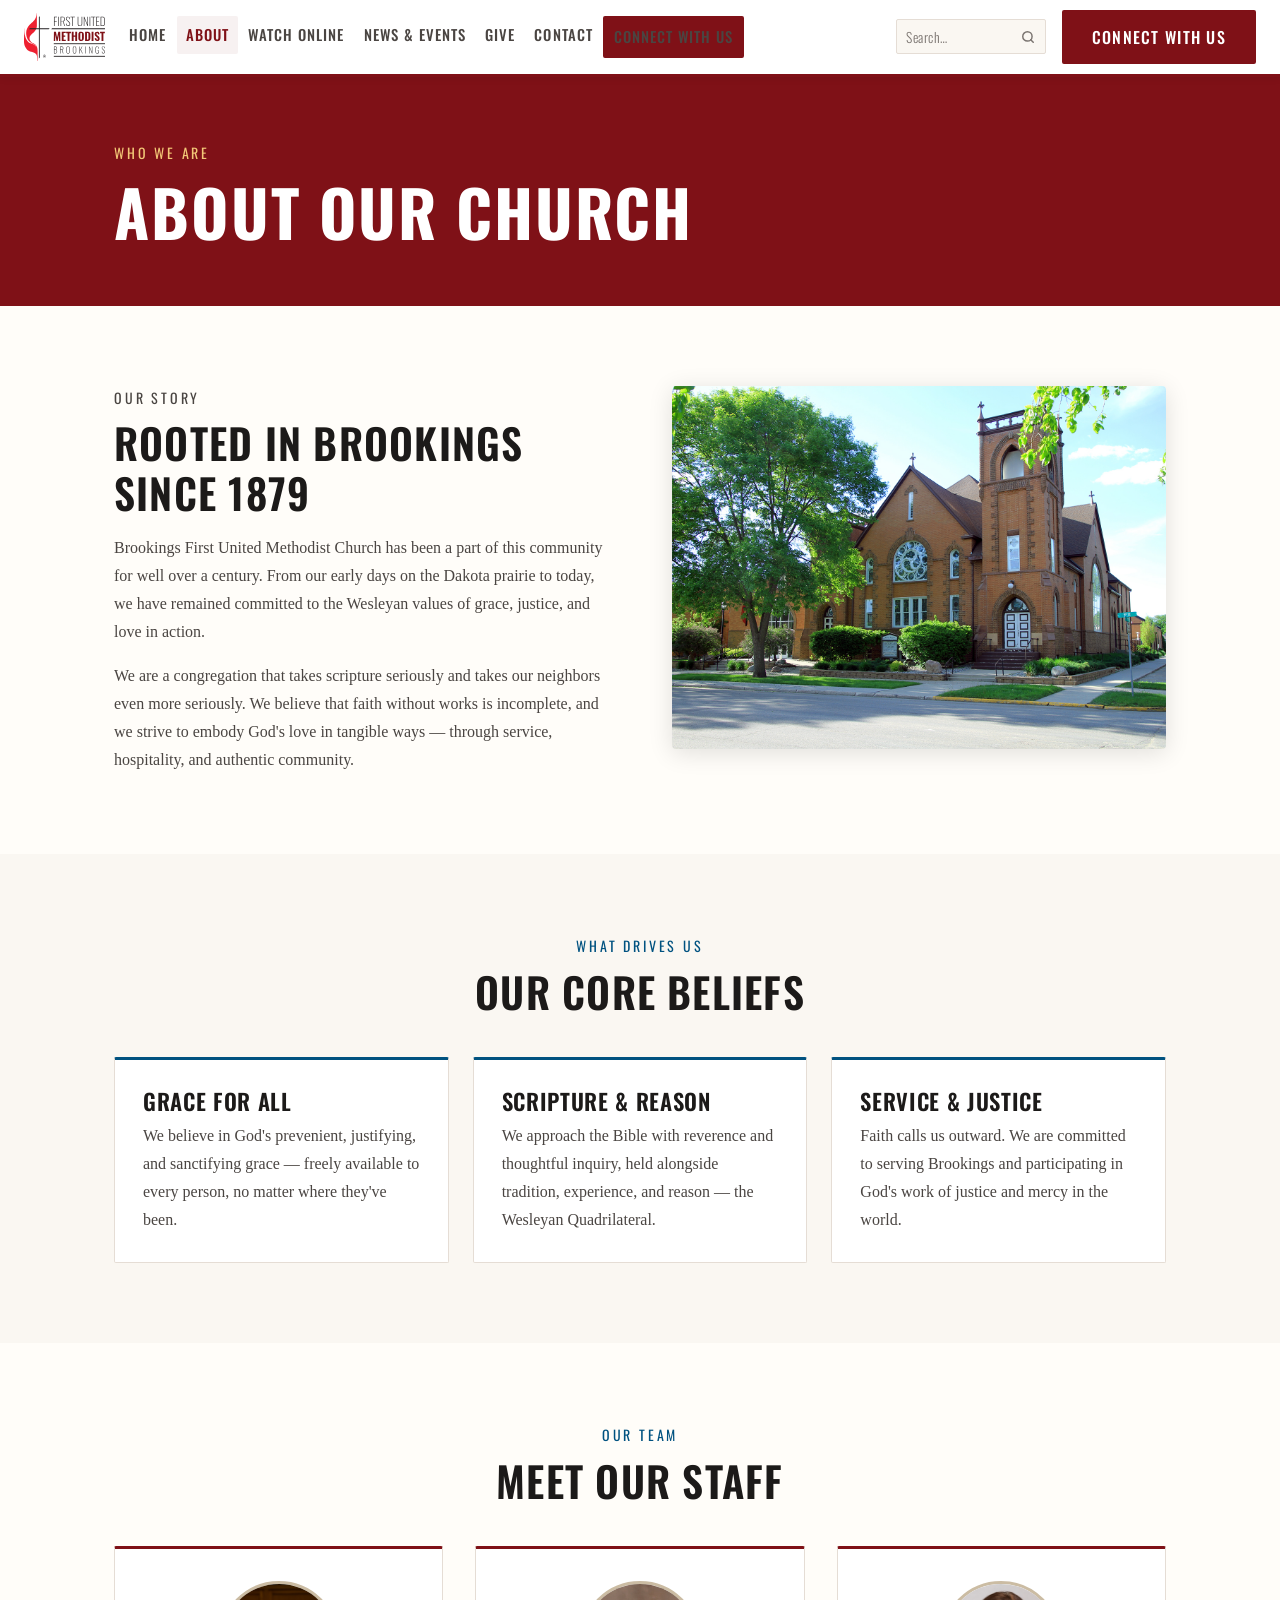
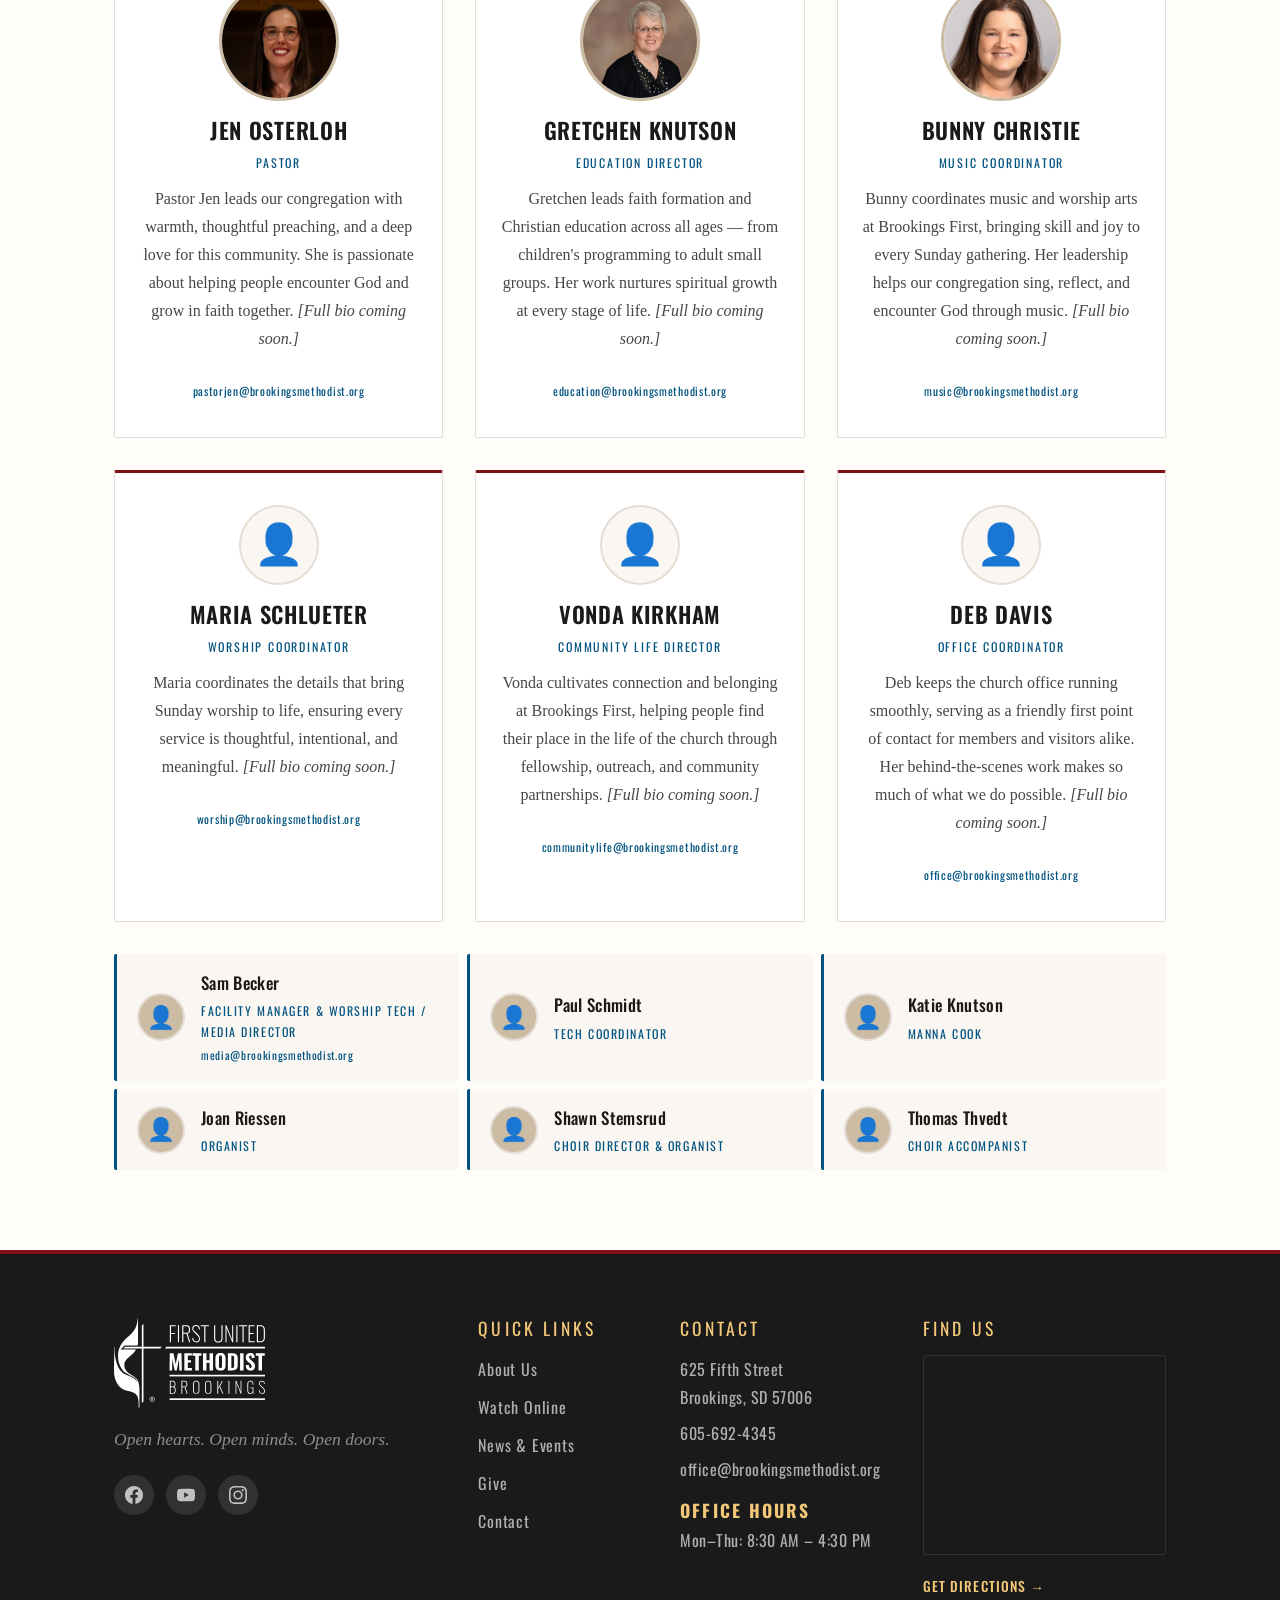
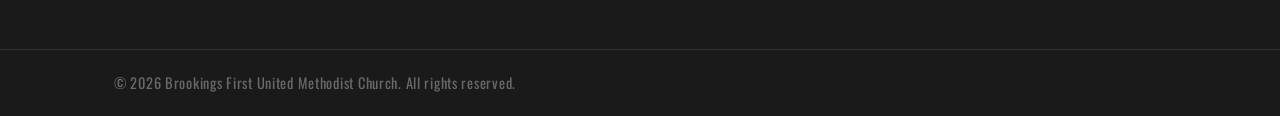
<file: about.html>
<!DOCTYPE html>
<html lang="en">
<head>
  <meta charset="UTF-8" />
  <meta name="viewport" content="width=device-width, initial-scale=1.0" />
  <title>About Us — Brookings First UMC</title>
  <link rel="preconnect" href="https://fonts.googleapis.com" />
  <link rel="preconnect" href="https://fonts.gstatic.com" crossorigin />
  <link href="https://fonts.googleapis.com/css2?family=Oswald:wght@300;400;500;600;700&family=Gentium+Basic:ital,wght@0,400;0,700;1,400;1,700&display=swap" rel="stylesheet" />
  <link rel="stylesheet" href="style.css" />
</head>
<body>

  <header class="site-header">
    <div class="container nav-inner">
      <a href="index.html" class="logo">
        <img src="images/FirstHorizontal-FullColor.svg" alt="First United Methodist Church Brookings" />
      </a>
      <nav>
        <ul class="nav-links">
          <li><a href="index.html">Home</a></li>
          <li><a href="about.html" class="active">About</a></li>
          <li><a href="watch.html">Watch Online</a></li>
          <li><a href="news-events.html">News &amp; Events</a></li>
          <li><a href="give.html">Give</a></li>
          <li><a href="contact.html">Contact</a></li>
        </ul>
      </nav>
      <form class="site-search" action="https://www.google.com/search" method="get" target="_blank" role="search">
        <input type="hidden" name="sitesearch" value="brookingsmethodist.org" />
        <div class="search-wrap">
          <input class="search-input" type="search" name="q" placeholder="Search…" aria-label="Search site" />
          <button class="search-btn" type="submit" aria-label="Submit search">
            <svg xmlns="http://www.w3.org/2000/svg" viewBox="0 0 24 24" fill="none" stroke="currentColor" stroke-width="2.5" stroke-linecap="round" stroke-linejoin="round"><circle cx="11" cy="11" r="8"/><line x1="21" y1="21" x2="16.65" y2="16.65"/></svg>
          </button>
        </div>
      </form>
      <a href="connect.html" class="btn btn-primary">Connect With Us</a>
    </div>
  </header>

  <section class="page-hero">
    <div class="container">
      <p class="eyebrow">Who We Are</p>
      <h1>About Our Church</h1>
    </div>
  </section>

  <section class="section">
    <div class="container two-col">
      <div class="welcome-text">
        <p class="eyebrow">Our Story</p>
        <h2>Rooted in Brookings Since 1879</h2>
        <p>Brookings First United Methodist Church has been a part of this community for well over a century. From our early days on the Dakota prairie to today, we have remained committed to the Wesleyan values of grace, justice, and love in action.</p>
        <p>We are a congregation that takes scripture seriously and takes our neighbors even more seriously. We believe that faith without works is incomplete, and we strive to embody God's love in tangible ways — through service, hospitality, and authentic community.</p>
      </div>
      <div class="welcome-image-wrap">
        <img src="images/building.jpg" alt="Brookings First United Methodist Church building" class="welcome-photo" />
      </div>
    </div>
  </section>

  <section class="section section-light">
    <div class="container">
      <p class="eyebrow center">What Drives Us</p>
      <h2 class="center">Our Core Beliefs</h2>
      <div class="card-grid thirds">
        <div class="feature-card">
          <h3>Grace for All</h3>
          <p>We believe in God's prevenient, justifying, and sanctifying grace — freely available to every person, no matter where they've been.</p>
        </div>
        <div class="feature-card">
          <h3>Scripture & Reason</h3>
          <p>We approach the Bible with reverence and thoughtful inquiry, held alongside tradition, experience, and reason — the Wesleyan Quadrilateral.</p>
        </div>
        <div class="feature-card">
          <h3>Service & Justice</h3>
          <p>Faith calls us outward. We are committed to serving Brookings and participating in God's work of justice and mercy in the world.</p>
        </div>
      </div>
    </div>
  </section>

  <section class="section">
    <div class="container">
      <p class="eyebrow center">Our Team</p>
      <h2 class="center">Meet Our Staff</h2>
      <div class="staff-grid">
        <div class="staff-card">
          <img src="images/pastor-jen.jpg" alt="Pastor Jen Osterloh" class="staff-photo" />
          <h3>Jen Osterloh</h3>
          <p class="staff-title">Pastor</p>
          <p>Pastor Jen leads our congregation with warmth, thoughtful preaching, and a deep love for this community. She is passionate about helping people encounter God and grow in faith together. <em>[Full bio coming soon.]</em></p>
          <a href="mailto:pastorjen@brookingsmethodist.org" class="staff-email">pastorjen@brookingsmethodist.org</a>
        </div>
        <div class="staff-card">
          <img src="images/gretchen-knutson.jpg" alt="Gretchen Knutson" class="staff-photo" />
          <h3>Gretchen Knutson</h3>
          <p class="staff-title">Education Director</p>
          <p>Gretchen leads faith formation and Christian education across all ages — from children's programming to adult small groups. Her work nurtures spiritual growth at every stage of life. <em>[Full bio coming soon.]</em></p>
          <a href="mailto:education@brookingsmethodist.org" class="staff-email">education@brookingsmethodist.org</a>
        </div>
        <div class="staff-card">
          <img src="images/bunny-christie.jpg" alt="Bunny Christie" class="staff-photo" />
          <h3>Bunny Christie</h3>
          <p class="staff-title">Music Coordinator</p>
          <p>Bunny coordinates music and worship arts at Brookings First, bringing skill and joy to every Sunday gathering. Her leadership helps our congregation sing, reflect, and encounter God through music. <em>[Full bio coming soon.]</em></p>
          <a href="mailto:music@brookingsmethodist.org" class="staff-email">music@brookingsmethodist.org</a>
        </div>
        <div class="staff-card">
          <div class="staff-photo-placeholder">&#128100;</div>
          <h3>Maria Schlueter</h3>
          <p class="staff-title">Worship Coordinator</p>
          <p>Maria coordinates the details that bring Sunday worship to life, ensuring every service is thoughtful, intentional, and meaningful. <em>[Full bio coming soon.]</em></p>
          <a href="mailto:worship@brookingsmethodist.org" class="staff-email">worship@brookingsmethodist.org</a>
        </div>
        <div class="staff-card">
          <div class="staff-photo-placeholder">&#128100;</div>
          <h3>Vonda Kirkham</h3>
          <p class="staff-title">Community Life Director</p>
          <p>Vonda cultivates connection and belonging at Brookings First, helping people find their place in the life of the church through fellowship, outreach, and community partnerships. <em>[Full bio coming soon.]</em></p>
          <a href="mailto:communitylife@brookingsmethodist.org" class="staff-email">communitylife@brookingsmethodist.org</a>
        </div>
        <div class="staff-card">
          <div class="staff-photo-placeholder">&#128100;</div>
          <h3>Deb Davis</h3>
          <p class="staff-title">Office Coordinator</p>
          <p>Deb keeps the church office running smoothly, serving as a friendly first point of contact for members and visitors alike. Her behind-the-scenes work makes so much of what we do possible. <em>[Full bio coming soon.]</em></p>
          <a href="mailto:office@brookingsmethodist.org" class="staff-email">office@brookingsmethodist.org</a>
        </div>
      </div>

      <ul class="staff-list">
        <li class="staff-list-item">
          <div class="staff-photo-sm">&#128100;</div>
          <div class="staff-list-info">
            <strong>Sam Becker</strong>
            <span>Facility Manager &amp; Worship Tech / Media Director</span>
            <a href="mailto:media@brookingsmethodist.org" class="staff-list-email">media@brookingsmethodist.org</a>
          </div>
        </li>
        <li class="staff-list-item">
          <div class="staff-photo-sm">&#128100;</div>
          <div class="staff-list-info">
            <strong>Paul Schmidt</strong>
            <span>Tech Coordinator</span>
          </div>
        </li>
        <li class="staff-list-item">
          <div class="staff-photo-sm">&#128100;</div>
          <div class="staff-list-info">
            <strong>Katie Knutson</strong>
            <span>Manna Cook</span>
          </div>
        </li>
        <li class="staff-list-item">
          <div class="staff-photo-sm">&#128100;</div>
          <div class="staff-list-info">
            <strong>Joan Riessen</strong>
            <span>Organist</span>
          </div>
        </li>
        <li class="staff-list-item">
          <div class="staff-photo-sm">&#128100;</div>
          <div class="staff-list-info">
            <strong>Shawn Stemsrud</strong>
            <span>Choir Director &amp; Organist</span>
          </div>
        </li>
        <li class="staff-list-item">
          <div class="staff-photo-sm">&#128100;</div>
          <div class="staff-list-info">
            <strong>Thomas Thvedt</strong>
            <span>Choir Accompanist</span>
          </div>
        </li>
      </ul>
    </div>
  </section>

  <footer class="site-footer">
    <div class="container footer-inner">
      <div class="footer-brand">
        <img src="images/FirstHorizontal-W.svg" alt="First United Methodist Church Brookings" class="footer-logo" />
        <p>Open hearts. Open minds. Open doors.</p>
        <div class="social-icons">
          <a href="https://www.facebook.com/FUMCBrookings" target="_blank" rel="noopener" aria-label="Facebook" class="social-icon">
            <svg xmlns="http://www.w3.org/2000/svg" viewBox="0 0 24 24" fill="currentColor"><path d="M24 12.073C24 5.405 18.627 0 12 0S0 5.405 0 12.073C0 18.1 4.388 23.094 10.125 24v-8.437H7.078v-3.49h3.047V9.41c0-3.025 1.792-4.697 4.533-4.697 1.312 0 2.686.236 2.686.236v2.97h-1.513c-1.491 0-1.956.93-1.956 1.886v2.268h3.328l-.532 3.49h-2.796V24C19.612 23.094 24 18.1 24 12.073z"/></svg>
          </a>
          <a href="https://www.youtube.com/@brookingsfumc" target="_blank" rel="noopener" aria-label="YouTube" class="social-icon">
            <svg xmlns="http://www.w3.org/2000/svg" viewBox="0 0 24 24" fill="currentColor"><path d="M23.498 6.186a3.016 3.016 0 0 0-2.122-2.136C19.505 3.545 12 3.545 12 3.545s-7.505 0-9.377.505A3.017 3.017 0 0 0 .502 6.186C0 8.07 0 12 0 12s0 3.93.502 5.814a3.016 3.016 0 0 0 2.122 2.136c1.871.505 9.376.505 9.376.505s7.505 0 9.377-.505a3.015 3.015 0 0 0 2.122-2.136C24 15.93 24 12 24 12s0-3.93-.502-5.814zM9.545 15.568V8.432L15.818 12l-6.273 3.568z"/></svg>
          </a>
          <a href="https://www.instagram.com/brookingsfumc" target="_blank" rel="noopener" aria-label="Instagram" class="social-icon">
            <svg xmlns="http://www.w3.org/2000/svg" viewBox="0 0 24 24" fill="currentColor"><path d="M12 2.163c3.204 0 3.584.012 4.85.07 3.252.148 4.771 1.691 4.919 4.919.058 1.265.069 1.645.069 4.849 0 3.205-.012 3.584-.069 4.849-.149 3.225-1.664 4.771-4.919 4.919-1.266.058-1.644.07-4.85.07-3.204 0-3.584-.012-4.849-.07-3.26-.149-4.771-1.699-4.919-4.92-.058-1.265-.07-1.644-.07-4.849 0-3.204.013-3.583.07-4.849.149-3.227 1.664-4.771 4.919-4.919 1.266-.057 1.645-.069 4.849-.069zM12 0C8.741 0 8.333.014 7.053.072 2.695.272.273 2.69.073 7.052.014 8.333 0 8.741 0 12c0 3.259.014 3.668.072 4.948.2 4.358 2.618 6.78 6.98 6.98C8.333 23.986 8.741 24 12 24c3.259 0 3.668-.014 4.948-.072 4.354-.2 6.782-2.618 6.979-6.98.059-1.28.073-1.689.073-4.948 0-3.259-.014-3.667-.072-4.947-.196-4.354-2.617-6.78-6.979-6.98C15.668.014 15.259 0 12 0zm0 5.838a6.162 6.162 0 1 0 0 12.324 6.162 6.162 0 0 0 0-12.324zM12 16a4 4 0 1 1 0-8 4 4 0 0 1 0 8zm6.406-11.845a1.44 1.44 0 1 0 0 2.881 1.44 1.44 0 0 0 0-2.881z"/></svg>
          </a>
        </div>
      </div>
      <div class="footer-links">
        <h4>Quick Links</h4>
        <ul>
          <li><a href="about.html">About Us</a></li>
          <li><a href="watch.html">Watch Online</a></li>
          <li><a href="news-events.html">News &amp; Events</a></li>
          <li><a href="give.html">Give</a></li>
          <li><a href="contact.html">Contact</a></li>
        </ul>
      </div>
      <div class="footer-contact">
        <h4>Contact</h4>
        <p>625 Fifth Street<br />Brookings, SD 57006</p>
        <p>605-692-4345</p>
        <p><a href="mailto:office@brookingsmethodist.org">office@brookingsmethodist.org</a></p>
        <p style="margin-top: 0.75rem;"><strong style="color: var(--gold); font-family: var(--font-display); font-size: 1.1rem; letter-spacing: 0.12em; text-transform: uppercase;">Office Hours</strong><br />Mon–Thu: 8:30 AM – 4:30 PM</p>
      </div>
      <div class="footer-map-col">
        <h4>Find Us</h4>
        <div class="footer-map">
          <iframe
            src="https://maps.google.com/maps?q=First+United+Methodist+Church+625+Fifth+Street+Brookings+SD&output=embed"
            title="Brookings First UMC Location"
            loading="lazy"
            allowfullscreen
            referrerpolicy="no-referrer-when-downgrade">
          </iframe>
        </div>
        <a href="https://www.google.com/maps/dir/?api=1&destination=625+Fifth+St,+Brookings,+SD+57006" target="_blank" rel="noopener" class="directions-link">Get Directions →</a>
      </div>
    </div>
    <div class="footer-bottom">
      <div class="container">
        <p>&copy; 2026 Brookings First United Methodist Church. All rights reserved.</p>
      </div>
    </div>
  </footer>

  <script src="nav.js"></script>
</body>
</html>
</file>
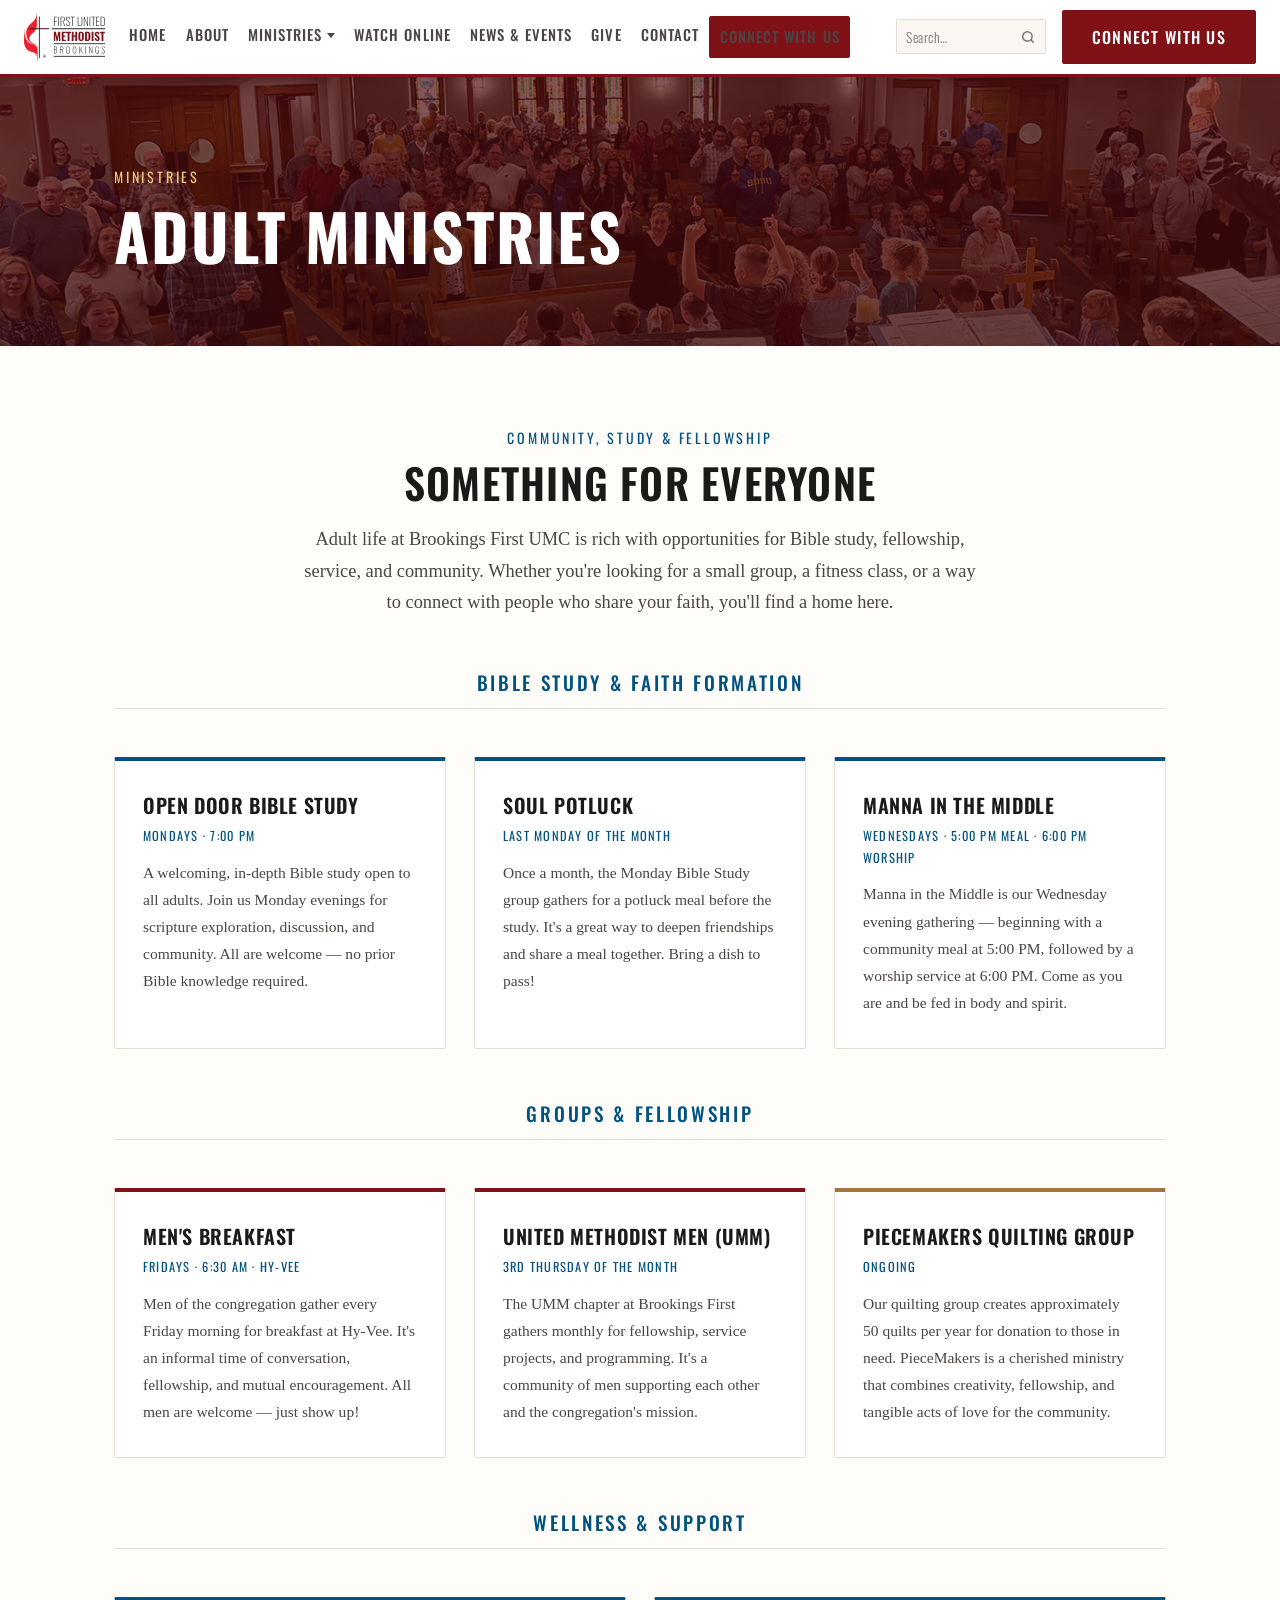
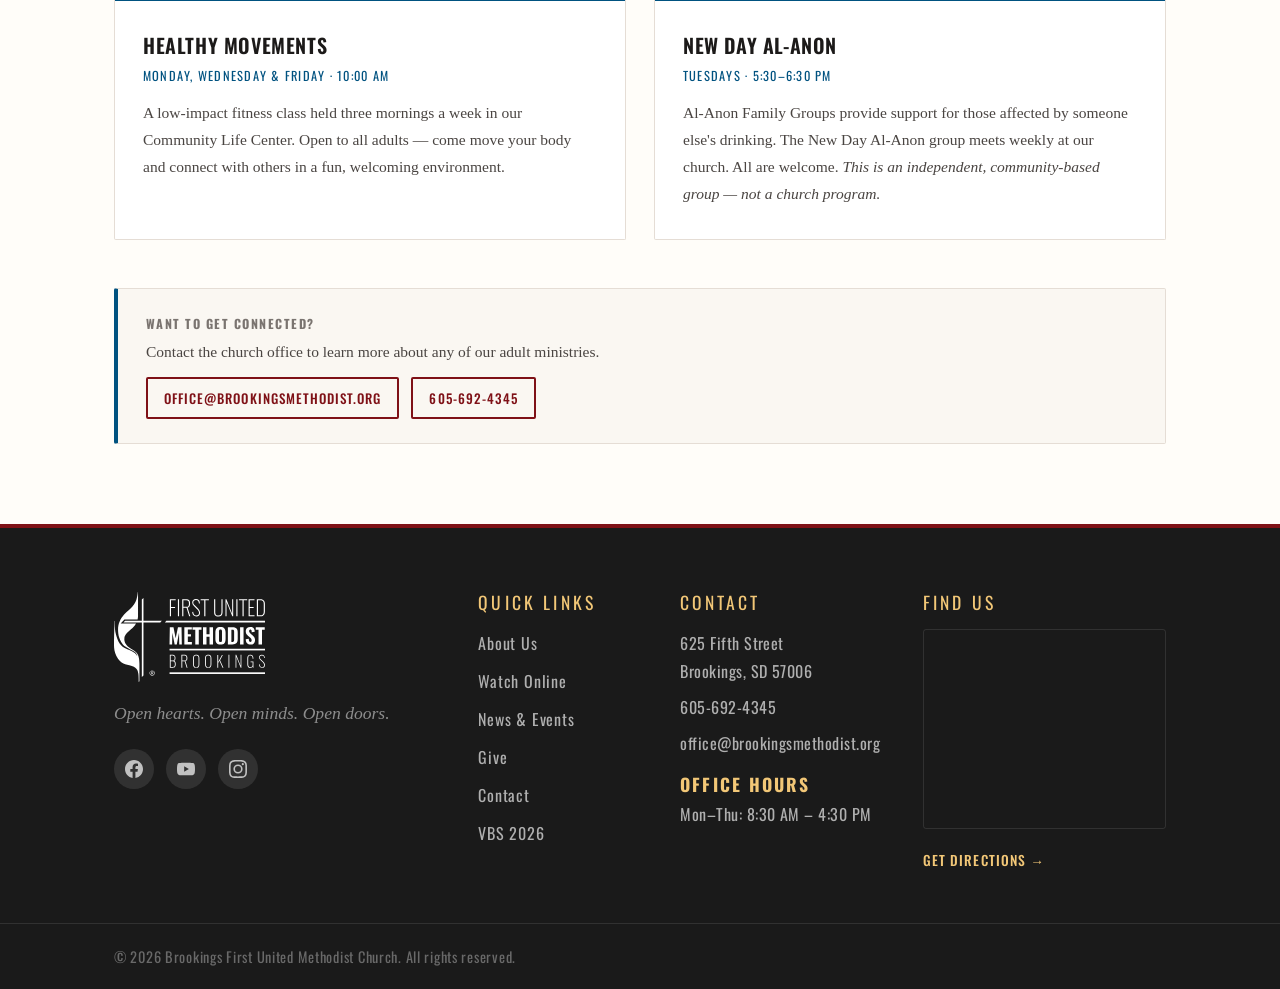
<file: adults.html>
<!DOCTYPE html>
<html lang="en">
<head>
  <meta charset="UTF-8" />
  <meta name="viewport" content="width=device-width, initial-scale=1.0" />
  <title>Adult Ministries — Brookings First UMC</title>
  <link rel="preconnect" href="https://fonts.googleapis.com" />
  <link rel="preconnect" href="https://fonts.gstatic.com" crossorigin />
  <link href="https://fonts.googleapis.com/css2?family=Oswald:wght@300;400;500;600;700&family=Gentium+Basic:ital,wght@0,400;0,700;1,400;1,700&display=swap" rel="stylesheet" />
  <link rel="stylesheet" href="style.css" />
</head>
<body>

  <header class="site-header">
    <div class="container nav-inner">
      <a href="index.html" class="logo">
        <img src="images/FirstHorizontal-FullColor.svg" alt="First United Methodist Church Brookings" />
      </a>
      <nav>
        <ul class="nav-links">
          <li><a href="index.html">Home</a></li>
          <li><a href="about.html">About</a></li>
          <li class="nav-dropdown">
            <span class="nav-dropdown-toggle">Ministries</span>
            <ul class="nav-dropdown-menu">
              <li><a href="children.html">Children</a></li>
              <li><a href="youth.html">Youth</a></li>
              <li><a href="adults.html" class="active">Adults</a></li>
              <li><a href="music.html">Music</a></li>
              <li><a href="missions.html">Missions</a></li>
            </ul>
          </li>
          <li><a href="watch.html">Watch Online</a></li>
          <li><a href="news-events.html">News &amp; Events</a></li>
          <li><a href="give.html">Give</a></li>
          <li><a href="contact.html">Contact</a></li>
        </ul>
      </nav>
      <form class="site-search" action="https://www.google.com/search" method="get" target="_blank" role="search">
        <input type="hidden" name="sitesearch" value="brookingsmethodist.org" />
        <div class="search-wrap">
          <input class="search-input" type="search" name="q" placeholder="Search…" aria-label="Search site" />
          <button class="search-btn" type="submit" aria-label="Submit search">
            <svg xmlns="http://www.w3.org/2000/svg" viewBox="0 0 24 24" fill="none" stroke="currentColor" stroke-width="2.5" stroke-linecap="round" stroke-linejoin="round"><circle cx="11" cy="11" r="8"/><line x1="21" y1="21" x2="16.65" y2="16.65"/></svg>
          </button>
        </div>
      </form>
      <a href="connect.html" class="btn btn-primary">Connect With Us</a>
    </div>
  </header>

  <section class="page-hero has-photo" style="background-image: url('images/congregation.jpg');">
    <div class="container">
      <p class="eyebrow">Ministries</p>
      <h1>Adult Ministries</h1>
    </div>
  </section>

  <section class="section">
    <div class="container">
      <p class="eyebrow center">Community, Study &amp; Fellowship</p>
      <h2 class="center">Something for Everyone</h2>
      <p class="ministry-intro">Adult life at Brookings First UMC is rich with opportunities for Bible study, fellowship, service, and community. Whether you're looking for a small group, a fitness class, or a way to connect with people who share your faith, you'll find a home here.</p>

      <p class="eyebrow eyebrow-section center" style="margin-top: 3rem;">Bible Study &amp; Faith Formation</p>

      <div class="ministry-grid">

        <div class="ministry-card">
          <h3>Open Door Bible Study</h3>
          <span class="ministry-meta">Mondays · 7:00 PM</span>
          <p>A welcoming, in-depth Bible study open to all adults. Join us Monday evenings for scripture exploration, discussion, and community. All are welcome — no prior Bible knowledge required.</p>
        </div>

        <div class="ministry-card">
          <h3>SOUL Potluck</h3>
          <span class="ministry-meta">Last Monday of the Month</span>
          <p>Once a month, the Monday Bible Study group gathers for a potluck meal before the study. It's a great way to deepen friendships and share a meal together. Bring a dish to pass!</p>
        </div>

        <div class="ministry-card">
          <h3>Manna in the Middle</h3>
          <span class="ministry-meta">Wednesdays · 5:00 PM Meal · 6:00 PM Worship</span>
          <p>Manna in the Middle is our Wednesday evening gathering — beginning with a community meal at 5:00 PM, followed by a worship service at 6:00 PM. Come as you are and be fed in body and spirit.</p>
        </div>

      </div>

      <p class="eyebrow eyebrow-section center" style="margin-top: 3rem;">Groups &amp; Fellowship</p>

      <div class="ministry-grid">

        <div class="ministry-card accent-red">
          <h3>Men's Breakfast</h3>
          <span class="ministry-meta">Fridays · 6:30 AM · Hy-Vee</span>
          <p>Men of the congregation gather every Friday morning for breakfast at Hy-Vee. It's an informal time of conversation, fellowship, and mutual encouragement. All men are welcome — just show up!</p>
        </div>

        <div class="ministry-card accent-red">
          <h3>United Methodist Men (UMM)</h3>
          <span class="ministry-meta">3rd Thursday of the Month</span>
          <p>The UMM chapter at Brookings First gathers monthly for fellowship, service projects, and programming. It's a community of men supporting each other and the congregation's mission.</p>
        </div>

        <div class="ministry-card accent-gold">
          <h3>PieceMakers Quilting Group</h3>
          <span class="ministry-meta">Ongoing</span>
          <p>Our quilting group creates approximately 50 quilts per year for donation to those in need. PieceMakers is a cherished ministry that combines creativity, fellowship, and tangible acts of love for the community.</p>
        </div>

      </div>

      <p class="eyebrow eyebrow-section center" style="margin-top: 3rem;">Wellness &amp; Support</p>

      <div class="ministry-grid">

        <div class="ministry-card">
          <h3>Healthy Movements</h3>
          <span class="ministry-meta">Monday, Wednesday &amp; Friday · 10:00 AM</span>
          <p>A low-impact fitness class held three mornings a week in our Community Life Center. Open to all adults — come move your body and connect with others in a fun, welcoming environment.</p>
        </div>

        <div class="ministry-card">
          <h3>New Day Al-Anon</h3>
          <span class="ministry-meta">Tuesdays · 5:30–6:30 PM</span>
          <p>Al-Anon Family Groups provide support for those affected by someone else's drinking. The New Day Al-Anon group meets weekly at our church. All are welcome. <em>This is an independent, community-based group — not a church program.</em></p>
        </div>

      </div>

      <div class="ministry-contact-bar">
        <div>
          <strong class="contact-bar-label">Want to Get Connected?</strong>
          <p>Contact the church office to learn more about any of our adult ministries.</p>
          <div class="contact-actions">
            <a href="mailto:office@brookingsmethodist.org" class="btn btn-secondary" style="font-size:0.82rem; padding:0.45rem 1rem;">office@brookingsmethodist.org</a>
            <a href="tel:6056924345" class="btn btn-secondary" style="font-size:0.82rem; padding:0.45rem 1rem;">605-692-4345</a>
          </div>
        </div>
      </div>

    </div>
  </section>

  <footer class="site-footer">
    <div class="container footer-inner">
      <div class="footer-brand">
        <img src="images/FirstHorizontal-W.svg" alt="First United Methodist Church Brookings" class="footer-logo" />
        <p>Open hearts. Open minds. Open doors.</p>
        <div class="social-icons">
          <a href="https://www.facebook.com/FUMCBrookings" target="_blank" rel="noopener" aria-label="Facebook" class="social-icon">
            <svg xmlns="http://www.w3.org/2000/svg" viewBox="0 0 24 24" fill="currentColor"><path d="M24 12.073C24 5.405 18.627 0 12 0S0 5.405 0 12.073C0 18.1 4.388 23.094 10.125 24v-8.437H7.078v-3.49h3.047V9.41c0-3.025 1.792-4.697 4.533-4.697 1.312 0 2.686.236 2.686.236v2.97h-1.513c-1.491 0-1.956.93-1.956 1.886v2.268h3.328l-.532 3.49h-2.796V24C19.612 23.094 24 18.1 24 12.073z"/></svg>
          </a>
          <a href="https://www.youtube.com/@brookingsfumc" target="_blank" rel="noopener" aria-label="YouTube" class="social-icon">
            <svg xmlns="http://www.w3.org/2000/svg" viewBox="0 0 24 24" fill="currentColor"><path d="M23.498 6.186a3.016 3.016 0 0 0-2.122-2.136C19.505 3.545 12 3.545 12 3.545s-7.505 0-9.377.505A3.017 3.017 0 0 0 .502 6.186C0 8.07 0 12 0 12s0 3.93.502 5.814a3.016 3.016 0 0 0 2.122 2.136c1.871.505 9.376.505 9.376.505s7.505 0 9.377-.505a3.015 3.015 0 0 0 2.122-2.136C24 15.93 24 12 24 12s0-3.93-.502-5.814zM9.545 15.568V8.432L15.818 12l-6.273 3.568z"/></svg>
          </a>
          <a href="https://www.instagram.com/brookingsfumc" target="_blank" rel="noopener" aria-label="Instagram" class="social-icon">
            <svg xmlns="http://www.w3.org/2000/svg" viewBox="0 0 24 24" fill="currentColor"><path d="M12 2.163c3.204 0 3.584.012 4.85.07 3.252.148 4.771 1.691 4.919 4.919.058 1.265.069 1.645.069 4.849 0 3.205-.012 3.584-.069 4.849-.149 3.225-1.664 4.771-4.919 4.919-1.266.058-1.644.07-4.85.07-3.204 0-3.584-.012-4.849-.07-3.26-.149-4.771-1.699-4.919-4.92-.058-1.265-.07-1.644-.07-4.849 0-3.204.013-3.583.07-4.849.149-3.227 1.664-4.771 4.919-4.919 1.266-.057 1.645-.069 4.849-.069zM12 0C8.741 0 8.333.014 7.053.072 2.695.272.273 2.69.073 7.052.014 8.333 0 8.741 0 12c0 3.259.014 3.668.072 4.948.2 4.358 2.618 6.78 6.98 6.98C8.333 23.986 8.741 24 12 24c3.259 0 3.668-.014 4.948-.072 4.354-.2 6.782-2.618 6.979-6.98.059-1.28.073-1.689.073-4.948 0-3.259-.014-3.667-.072-4.947-.196-4.354-2.617-6.78-6.979-6.98C15.668.014 15.259 0 12 0zm0 5.838a6.162 6.162 0 1 0 0 12.324 6.162 6.162 0 0 0 0-12.324zM12 16a4 4 0 1 1 0-8 4 4 0 0 1 0 8zm6.406-11.845a1.44 1.44 0 1 0 0 2.881 1.44 1.44 0 0 0 0-2.881z"/></svg>
          </a>
        </div>
      </div>
      <div class="footer-links">
        <h4>Quick Links</h4>
        <ul>
          <li><a href="about.html">About Us</a></li>
          <li><a href="watch.html">Watch Online</a></li>
          <li><a href="news-events.html">News &amp; Events</a></li>
          <li><a href="give.html">Give</a></li>
          <li><a href="contact.html">Contact</a></li>
          <li><a href="vbs.html">VBS 2026</a></li>
        </ul>
      </div>
      <div class="footer-contact">
        <h4>Contact</h4>
        <p>625 Fifth Street<br />Brookings, SD 57006</p>
        <p>605-692-4345</p>
        <p><a href="mailto:office@brookingsmethodist.org">office@brookingsmethodist.org</a></p>
        <p style="margin-top: 0.75rem;"><strong style="color: var(--gold); font-family: var(--font-display); font-size: 1.1rem; letter-spacing: 0.12em; text-transform: uppercase;">Office Hours</strong><br />Mon–Thu: 8:30 AM – 4:30 PM</p>
      </div>
      <div class="footer-map-col">
        <h4>Find Us</h4>
        <div class="footer-map">
          <iframe
            src="https://maps.google.com/maps?q=First+United+Methodist+Church+625+Fifth+Street+Brookings+SD&output=embed"
            title="Brookings First UMC Location"
            loading="lazy"
            allowfullscreen
            referrerpolicy="no-referrer-when-downgrade">
          </iframe>
        </div>
        <a href="https://www.google.com/maps/dir/?api=1&destination=625+Fifth+St,+Brookings,+SD+57006" target="_blank" rel="noopener" class="directions-link">Get Directions →</a>
      </div>
    </div>
    <div class="footer-bottom">
      <div class="container">
        <p>&copy; 2026 Brookings First United Methodist Church. All rights reserved.</p>
      </div>
    </div>
  </footer>

  <script src="nav.js"></script>
</body>
</html>
</file>
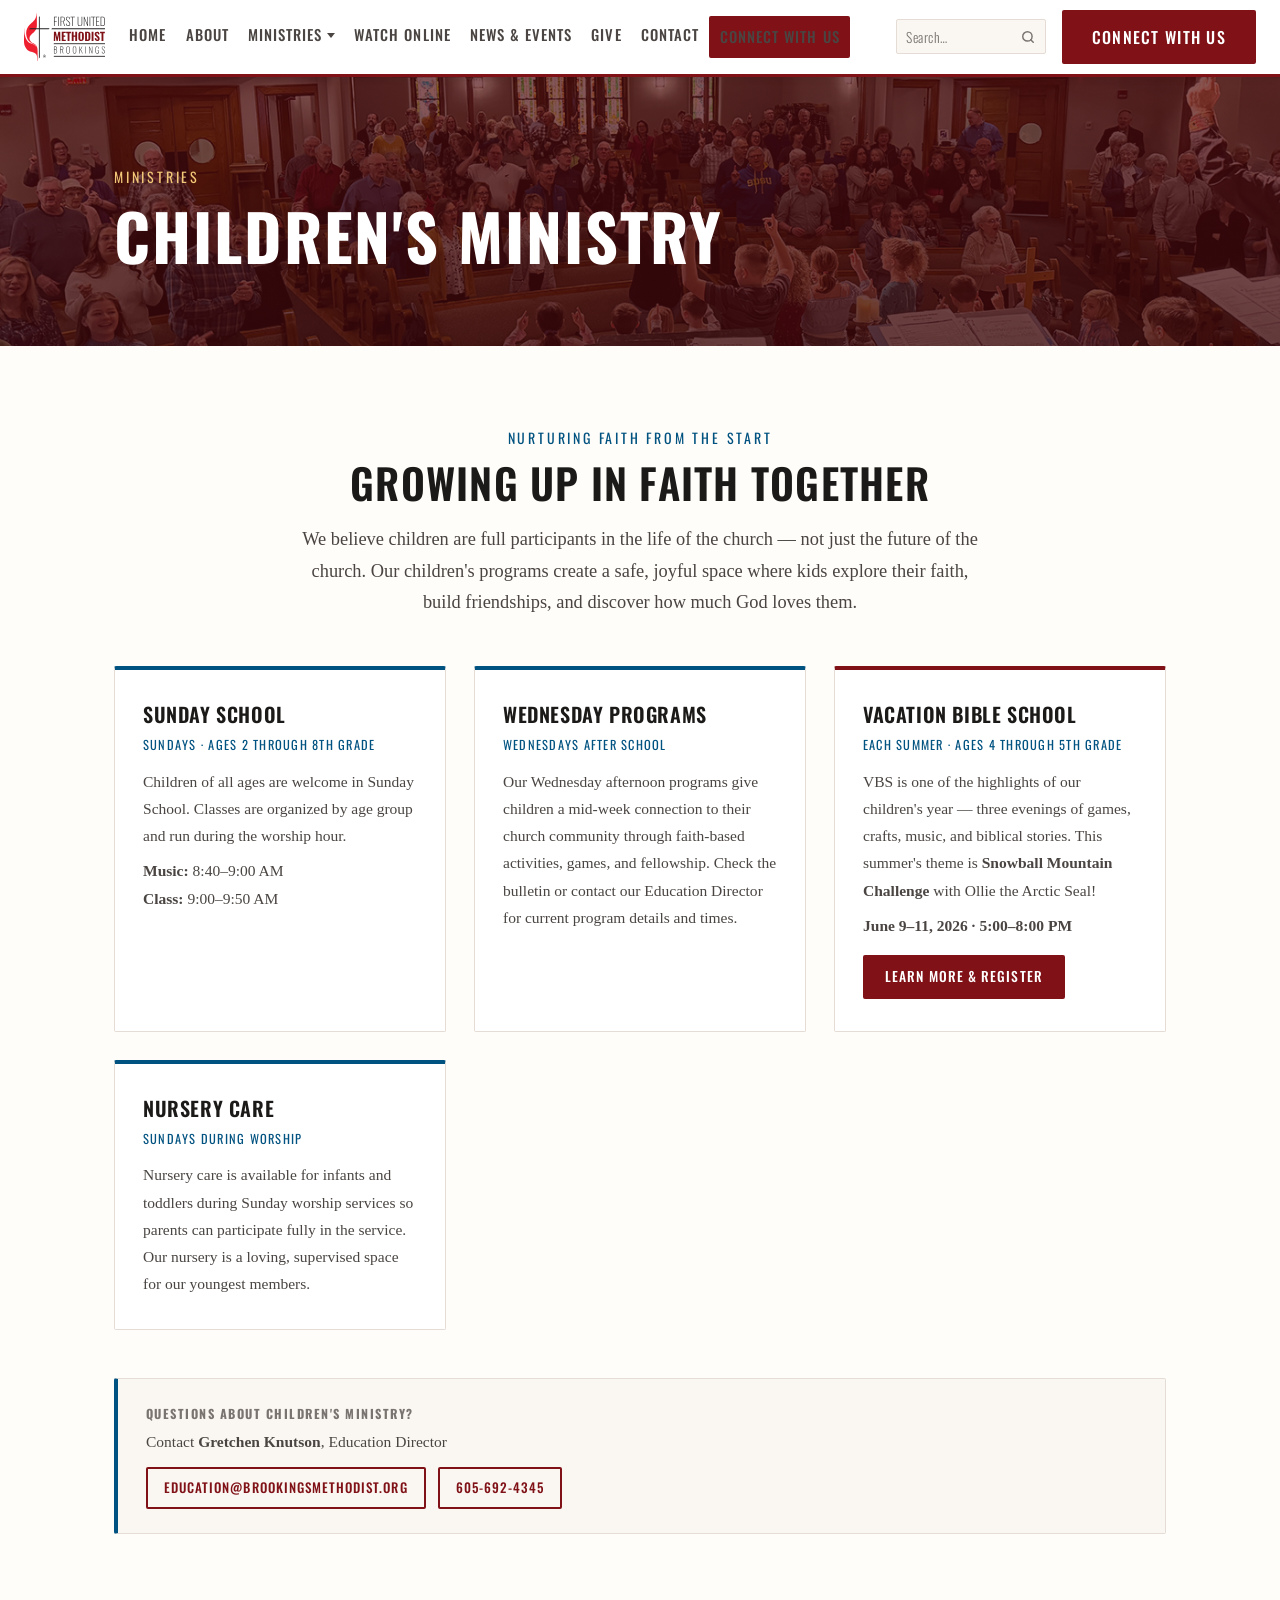
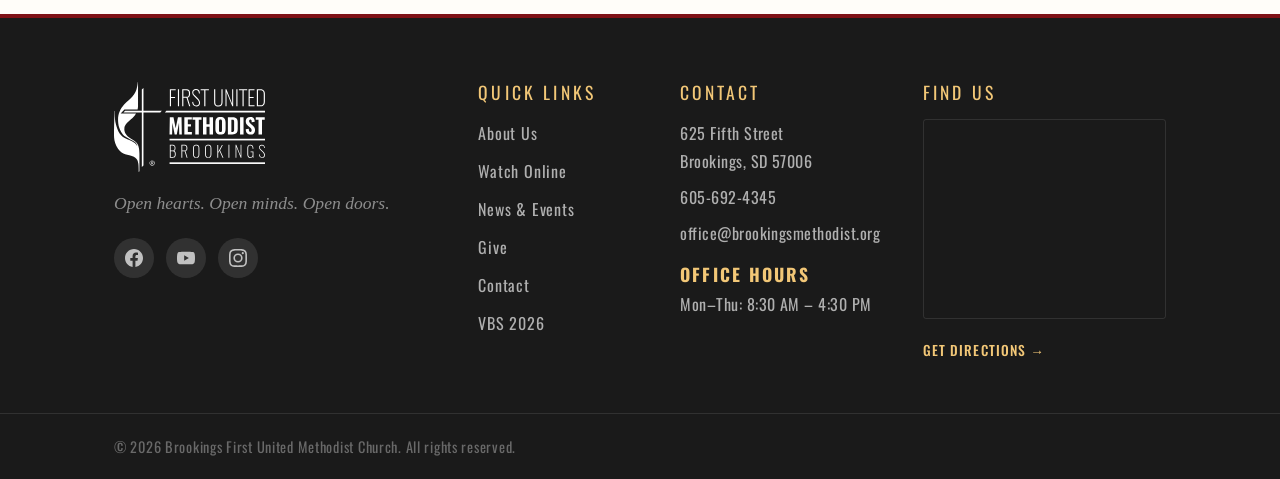
<file: children.html>
<!DOCTYPE html>
<html lang="en">
<head>
  <meta charset="UTF-8" />
  <meta name="viewport" content="width=device-width, initial-scale=1.0" />
  <title>Children's Ministry — Brookings First UMC</title>
  <link rel="preconnect" href="https://fonts.googleapis.com" />
  <link rel="preconnect" href="https://fonts.gstatic.com" crossorigin />
  <link href="https://fonts.googleapis.com/css2?family=Oswald:wght@300;400;500;600;700&family=Gentium+Basic:ital,wght@0,400;0,700;1,400;1,700&display=swap" rel="stylesheet" />
  <link rel="stylesheet" href="style.css" />
</head>
<body>

  <header class="site-header">
    <div class="container nav-inner">
      <a href="index.html" class="logo">
        <img src="images/FirstHorizontal-FullColor.svg" alt="First United Methodist Church Brookings" />
      </a>
      <nav>
        <ul class="nav-links">
          <li><a href="index.html">Home</a></li>
          <li><a href="about.html">About</a></li>
          <li class="nav-dropdown">
            <span class="nav-dropdown-toggle">Ministries</span>
            <ul class="nav-dropdown-menu">
              <li><a href="children.html" class="active">Children</a></li>
              <li><a href="youth.html">Youth</a></li>
              <li><a href="adults.html">Adults</a></li>
              <li><a href="music.html">Music</a></li>
              <li><a href="missions.html">Missions</a></li>
            </ul>
          </li>
          <li><a href="watch.html">Watch Online</a></li>
          <li><a href="news-events.html">News &amp; Events</a></li>
          <li><a href="give.html">Give</a></li>
          <li><a href="contact.html">Contact</a></li>
        </ul>
      </nav>
      <form class="site-search" action="https://www.google.com/search" method="get" target="_blank" role="search">
        <input type="hidden" name="sitesearch" value="brookingsmethodist.org" />
        <div class="search-wrap">
          <input class="search-input" type="search" name="q" placeholder="Search…" aria-label="Search site" />
          <button class="search-btn" type="submit" aria-label="Submit search">
            <svg xmlns="http://www.w3.org/2000/svg" viewBox="0 0 24 24" fill="none" stroke="currentColor" stroke-width="2.5" stroke-linecap="round" stroke-linejoin="round"><circle cx="11" cy="11" r="8"/><line x1="21" y1="21" x2="16.65" y2="16.65"/></svg>
          </button>
        </div>
      </form>
      <a href="connect.html" class="btn btn-primary">Connect With Us</a>
    </div>
  </header>

  <section class="page-hero has-photo" style="background-image: url('images/congregation.jpg');">
    <div class="container">
      <p class="eyebrow">Ministries</p>
      <h1>Children's Ministry</h1>
    </div>
  </section>

  <section class="section">
    <div class="container">
      <p class="eyebrow center">Nurturing Faith from the Start</p>
      <h2 class="center">Growing Up in Faith Together</h2>
      <p class="ministry-intro">We believe children are full participants in the life of the church — not just the future of the church. Our children's programs create a safe, joyful space where kids explore their faith, build friendships, and discover how much God loves them.</p>

      <div class="ministry-grid">

        <div class="ministry-card">
          <h3>Sunday School</h3>
          <span class="ministry-meta">Sundays · Ages 2 through 8th Grade</span>
          <p>Children of all ages are welcome in Sunday School. Classes are organized by age group and run during the worship hour.</p>
          <p><strong>Music:</strong> 8:40–9:00 AM<br />
          <strong>Class:</strong> 9:00–9:50 AM</p>
        </div>

        <div class="ministry-card">
          <h3>Wednesday Programs</h3>
          <span class="ministry-meta">Wednesdays After School</span>
          <p>Our Wednesday afternoon programs give children a mid-week connection to their church community through faith-based activities, games, and fellowship. Check the bulletin or contact our Education Director for current program details and times.</p>
        </div>

        <div class="ministry-card accent-red">
          <h3>Vacation Bible School</h3>
          <span class="ministry-meta">Each Summer · Ages 4 through 5th Grade</span>
          <p>VBS is one of the highlights of our children's year — three evenings of games, crafts, music, and biblical stories. This summer's theme is <strong>Snowball Mountain Challenge</strong> with Ollie the Arctic Seal!</p>
          <p><strong>June 9–11, 2026 · 5:00–8:00 PM</strong></p>
          <p style="margin-top: 1rem;"><a href="vbs.html" class="btn btn-primary" style="font-size:0.85rem; padding: 0.5rem 1.25rem;">Learn More &amp; Register</a></p>
        </div>

        <div class="ministry-card">
          <h3>Nursery Care</h3>
          <span class="ministry-meta">Sundays During Worship</span>
          <p>Nursery care is available for infants and toddlers during Sunday worship services so parents can participate fully in the service. Our nursery is a loving, supervised space for our youngest members.</p>
        </div>

      </div>

      <div class="ministry-contact-bar">
        <div>
          <strong class="contact-bar-label">Questions about Children's Ministry?</strong>
          <p>Contact <strong>Gretchen Knutson</strong>, Education Director</p>
          <div class="contact-actions">
            <a href="mailto:education@brookingsmethodist.org" class="btn btn-secondary" style="font-size:0.82rem; padding:0.45rem 1rem;">education@brookingsmethodist.org</a>
            <a href="tel:6056924345" class="btn btn-secondary" style="font-size:0.82rem; padding:0.45rem 1rem;">605-692-4345</a>
          </div>
        </div>
      </div>

    </div>
  </section>

  <footer class="site-footer">
    <div class="container footer-inner">
      <div class="footer-brand">
        <img src="images/FirstHorizontal-W.svg" alt="First United Methodist Church Brookings" class="footer-logo" />
        <p>Open hearts. Open minds. Open doors.</p>
        <div class="social-icons">
          <a href="https://www.facebook.com/FUMCBrookings" target="_blank" rel="noopener" aria-label="Facebook" class="social-icon">
            <svg xmlns="http://www.w3.org/2000/svg" viewBox="0 0 24 24" fill="currentColor"><path d="M24 12.073C24 5.405 18.627 0 12 0S0 5.405 0 12.073C0 18.1 4.388 23.094 10.125 24v-8.437H7.078v-3.49h3.047V9.41c0-3.025 1.792-4.697 4.533-4.697 1.312 0 2.686.236 2.686.236v2.97h-1.513c-1.491 0-1.956.93-1.956 1.886v2.268h3.328l-.532 3.49h-2.796V24C19.612 23.094 24 18.1 24 12.073z"/></svg>
          </a>
          <a href="https://www.youtube.com/@brookingsfumc" target="_blank" rel="noopener" aria-label="YouTube" class="social-icon">
            <svg xmlns="http://www.w3.org/2000/svg" viewBox="0 0 24 24" fill="currentColor"><path d="M23.498 6.186a3.016 3.016 0 0 0-2.122-2.136C19.505 3.545 12 3.545 12 3.545s-7.505 0-9.377.505A3.017 3.017 0 0 0 .502 6.186C0 8.07 0 12 0 12s0 3.93.502 5.814a3.016 3.016 0 0 0 2.122 2.136c1.871.505 9.376.505 9.376.505s7.505 0 9.377-.505a3.015 3.015 0 0 0 2.122-2.136C24 15.93 24 12 24 12s0-3.93-.502-5.814zM9.545 15.568V8.432L15.818 12l-6.273 3.568z"/></svg>
          </a>
          <a href="https://www.instagram.com/brookingsfumc" target="_blank" rel="noopener" aria-label="Instagram" class="social-icon">
            <svg xmlns="http://www.w3.org/2000/svg" viewBox="0 0 24 24" fill="currentColor"><path d="M12 2.163c3.204 0 3.584.012 4.85.07 3.252.148 4.771 1.691 4.919 4.919.058 1.265.069 1.645.069 4.849 0 3.205-.012 3.584-.069 4.849-.149 3.225-1.664 4.771-4.919 4.919-1.266.058-1.644.07-4.85.07-3.204 0-3.584-.012-4.849-.07-3.26-.149-4.771-1.699-4.919-4.92-.058-1.265-.07-1.644-.07-4.849 0-3.204.013-3.583.07-4.849.149-3.227 1.664-4.771 4.919-4.919 1.266-.057 1.645-.069 4.849-.069zM12 0C8.741 0 8.333.014 7.053.072 2.695.272.273 2.69.073 7.052.014 8.333 0 8.741 0 12c0 3.259.014 3.668.072 4.948.2 4.358 2.618 6.78 6.98 6.98C8.333 23.986 8.741 24 12 24c3.259 0 3.668-.014 4.948-.072 4.354-.2 6.782-2.618 6.979-6.98.059-1.28.073-1.689.073-4.948 0-3.259-.014-3.667-.072-4.947-.196-4.354-2.617-6.78-6.979-6.98C15.668.014 15.259 0 12 0zm0 5.838a6.162 6.162 0 1 0 0 12.324 6.162 6.162 0 0 0 0-12.324zM12 16a4 4 0 1 1 0-8 4 4 0 0 1 0 8zm6.406-11.845a1.44 1.44 0 1 0 0 2.881 1.44 1.44 0 0 0 0-2.881z"/></svg>
          </a>
        </div>
      </div>
      <div class="footer-links">
        <h4>Quick Links</h4>
        <ul>
          <li><a href="about.html">About Us</a></li>
          <li><a href="watch.html">Watch Online</a></li>
          <li><a href="news-events.html">News &amp; Events</a></li>
          <li><a href="give.html">Give</a></li>
          <li><a href="contact.html">Contact</a></li>
          <li><a href="vbs.html">VBS 2026</a></li>
        </ul>
      </div>
      <div class="footer-contact">
        <h4>Contact</h4>
        <p>625 Fifth Street<br />Brookings, SD 57006</p>
        <p>605-692-4345</p>
        <p><a href="mailto:office@brookingsmethodist.org">office@brookingsmethodist.org</a></p>
        <p style="margin-top: 0.75rem;"><strong style="color: var(--gold); font-family: var(--font-display); font-size: 1.1rem; letter-spacing: 0.12em; text-transform: uppercase;">Office Hours</strong><br />Mon–Thu: 8:30 AM – 4:30 PM</p>
      </div>
      <div class="footer-map-col">
        <h4>Find Us</h4>
        <div class="footer-map">
          <iframe
            src="https://maps.google.com/maps?q=First+United+Methodist+Church+625+Fifth+Street+Brookings+SD&output=embed"
            title="Brookings First UMC Location"
            loading="lazy"
            allowfullscreen
            referrerpolicy="no-referrer-when-downgrade">
          </iframe>
        </div>
        <a href="https://www.google.com/maps/dir/?api=1&destination=625+Fifth+St,+Brookings,+SD+57006" target="_blank" rel="noopener" class="directions-link">Get Directions →</a>
      </div>
    </div>
    <div class="footer-bottom">
      <div class="container">
        <p>&copy; 2026 Brookings First United Methodist Church. All rights reserved.</p>
      </div>
    </div>
  </footer>

  <script src="nav.js"></script>
</body>
</html>
</file>
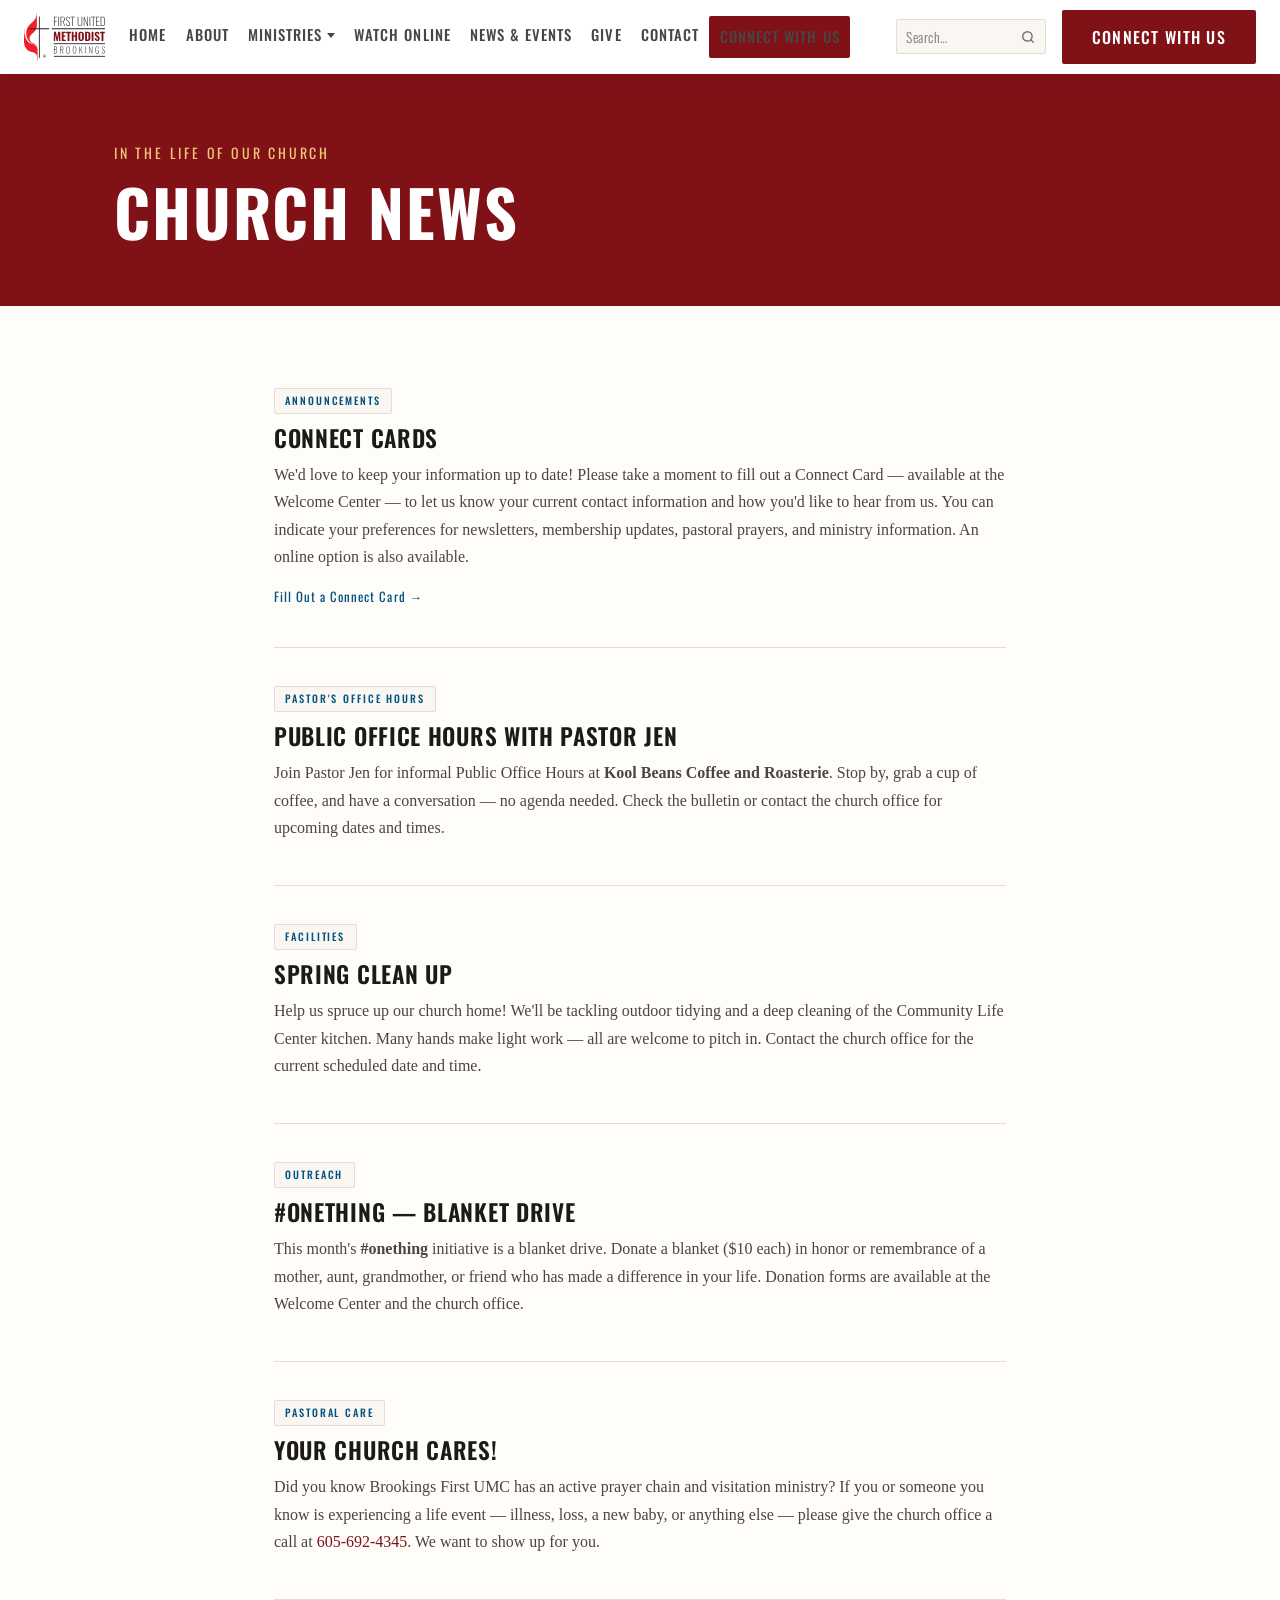
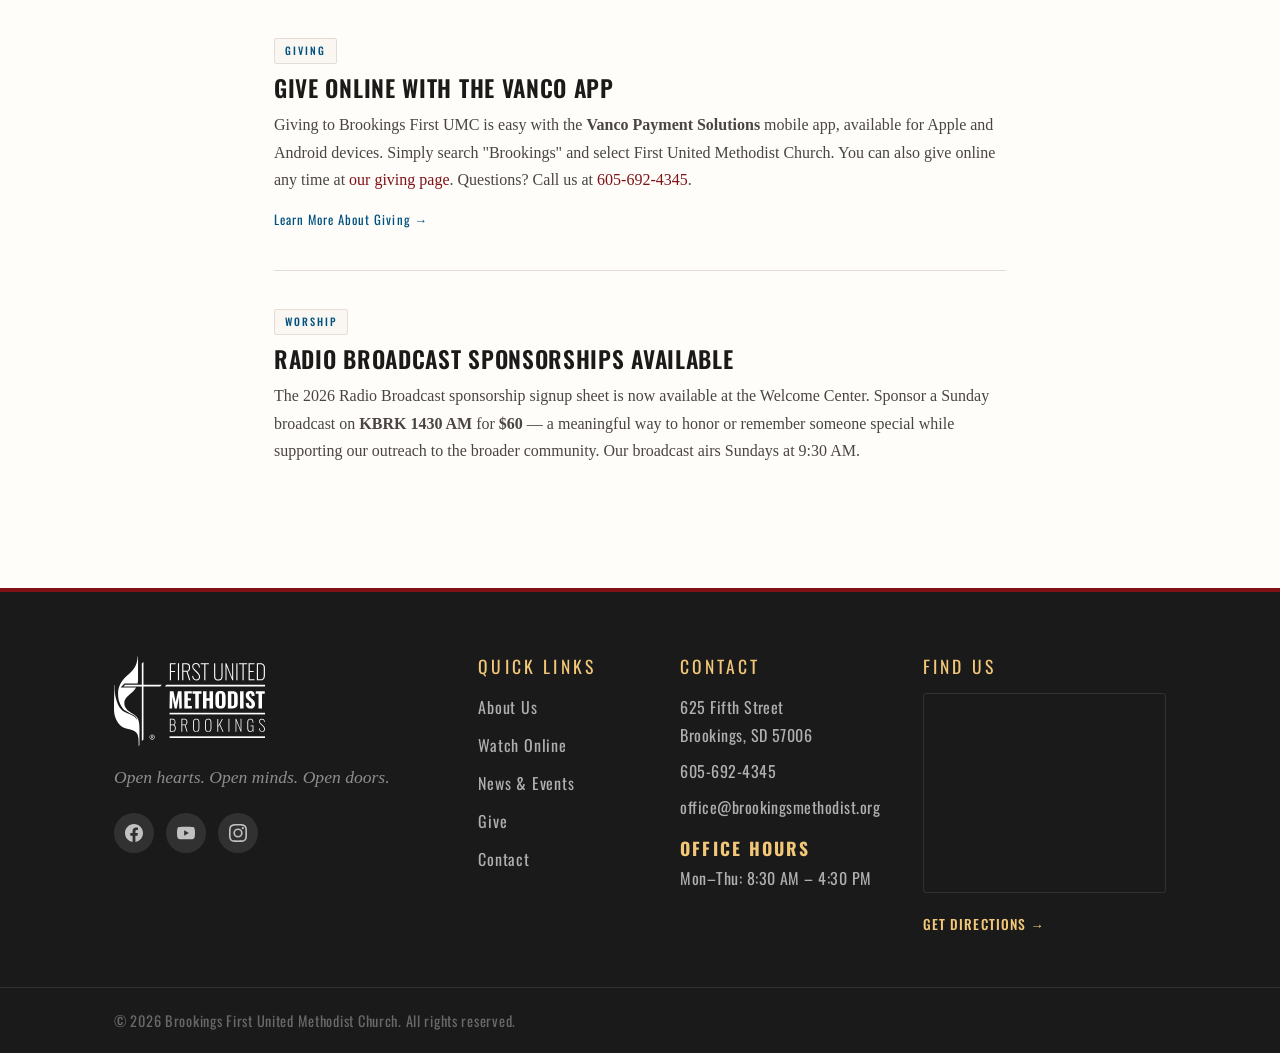
<file: church-news.html>
<!DOCTYPE html>
<html lang="en">
<head>
  <meta charset="UTF-8" />
  <meta name="viewport" content="width=device-width, initial-scale=1.0" />
  <title>Church News — Brookings First UMC</title>
  <link rel="preconnect" href="https://fonts.googleapis.com" />
  <link rel="preconnect" href="https://fonts.gstatic.com" crossorigin />
  <link href="https://fonts.googleapis.com/css2?family=Oswald:wght@300;400;500;600;700&family=Gentium+Basic:ital,wght@0,400;0,700;1,400;1,700&display=swap" rel="stylesheet" />
  <link rel="stylesheet" href="style.css" />
</head>
<body>

  <header class="site-header">
    <div class="container nav-inner">
      <a href="index.html" class="logo">
        <img src="images/FirstHorizontal-FullColor.svg" alt="First United Methodist Church Brookings" />
      </a>
      <nav>
        <ul class="nav-links">
          <li><a href="index.html">Home</a></li>
          <li><a href="about.html">About</a></li>
          <li class="nav-dropdown">
            <span class="nav-dropdown-toggle">Ministries</span>
            <ul class="nav-dropdown-menu">
              <li><a href="children.html">Children</a></li>
              <li><a href="youth.html">Youth</a></li>
              <li><a href="adults.html">Adults</a></li>
              <li><a href="music.html">Music</a></li>
              <li><a href="missions.html">Missions</a></li>
            </ul>
          </li>
          <li><a href="watch.html">Watch Online</a></li>
          <li><a href="news-events.html">News &amp; Events</a></li>
          <li><a href="give.html">Give</a></li>
          <li><a href="contact.html">Contact</a></li>
        </ul>
      </nav>
      <form class="site-search" action="https://www.google.com/search" method="get" target="_blank" role="search">
        <input type="hidden" name="sitesearch" value="brookingsmethodist.org" />
        <div class="search-wrap">
          <input class="search-input" type="search" name="q" placeholder="Search…" aria-label="Search site" />
          <button class="search-btn" type="submit" aria-label="Submit search">
            <svg xmlns="http://www.w3.org/2000/svg" viewBox="0 0 24 24" fill="none" stroke="currentColor" stroke-width="2.5" stroke-linecap="round" stroke-linejoin="round"><circle cx="11" cy="11" r="8"/><line x1="21" y1="21" x2="16.65" y2="16.65"/></svg>
          </button>
        </div>
      </form>
      <a href="connect.html" class="btn btn-primary">Connect With Us</a>
    </div>
  </header>

  <section class="page-hero">
    <div class="container">
      <p class="eyebrow">In the Life of Our Church</p>
      <h1>Church News</h1>
    </div>
  </section>

  <section class="section">
    <div class="container narrow">

      <article class="news-item">
        <span class="news-tag">Announcements</span>
        <h2>Connect Cards</h2>
        <p>We'd love to keep your information up to date! Please take a moment to fill out a Connect Card — available at the Welcome Center — to let us know your current contact information and how you'd like to hear from us. You can indicate your preferences for newsletters, membership updates, pastoral prayers, and ministry information. An online option is also available.</p>
        <a href="connect.html" class="news-read-more">Fill Out a Connect Card →</a>
      </article>

      <article class="news-item">
        <span class="news-tag">Pastor's Office Hours</span>
        <h2>Public Office Hours with Pastor Jen</h2>
        <p>Join Pastor Jen for informal Public Office Hours at <strong>Kool Beans Coffee and Roasterie</strong>. Stop by, grab a cup of coffee, and have a conversation — no agenda needed. Check the bulletin or contact the church office for upcoming dates and times.</p>
      </article>

      <article class="news-item">
        <span class="news-tag">Facilities</span>
        <h2>Spring Clean Up</h2>
        <p>Help us spruce up our church home! We'll be tackling outdoor tidying and a deep cleaning of the Community Life Center kitchen. Many hands make light work — all are welcome to pitch in. Contact the church office for the current scheduled date and time.</p>
      </article>

      <article class="news-item">
        <span class="news-tag">Outreach</span>
        <h2>#onething — Blanket Drive</h2>
        <p>This month's <strong>#onething</strong> initiative is a blanket drive. Donate a blanket ($10 each) in honor or remembrance of a mother, aunt, grandmother, or friend who has made a difference in your life. Donation forms are available at the Welcome Center and the church office.</p>
      </article>

      <article class="news-item">
        <span class="news-tag">Pastoral Care</span>
        <h2>Your Church Cares!</h2>
        <p>Did you know Brookings First UMC has an active prayer chain and visitation ministry? If you or someone you know is experiencing a life event — illness, loss, a new baby, or anything else — please give the church office a call at <a href="tel:6056924345">605-692-4345</a>. We want to show up for you.</p>
      </article>

      <article class="news-item">
        <span class="news-tag">Giving</span>
        <h2>Give Online with the Vanco App</h2>
        <p>Giving to Brookings First UMC is easy with the <strong>Vanco Payment Solutions</strong> mobile app, available for Apple and Android devices. Simply search "Brookings" and select First United Methodist Church. You can also give online any time at <a href="give.html">our giving page</a>. Questions? Call us at <a href="tel:6056924345">605-692-4345</a>.</p>
        <a href="give.html" class="news-read-more">Learn More About Giving →</a>
      </article>

      <article class="news-item">
        <span class="news-tag">Worship</span>
        <h2>Radio Broadcast Sponsorships Available</h2>
        <p>The 2026 Radio Broadcast sponsorship signup sheet is now available at the Welcome Center. Sponsor a Sunday broadcast on <strong>KBRK 1430 AM</strong> for <strong>$60</strong> — a meaningful way to honor or remember someone special while supporting our outreach to the broader community. Our broadcast airs Sundays at 9:30 AM.</p>
      </article>

    </div>
  </section>

  <footer class="site-footer">
    <div class="container footer-inner">
      <div class="footer-brand">
        <img src="images/FirstHorizontal-W.svg" alt="First United Methodist Church Brookings" class="footer-logo" />
        <p>Open hearts. Open minds. Open doors.</p>
        <div class="social-icons">
          <a href="https://www.facebook.com/FUMCBrookings" target="_blank" rel="noopener" aria-label="Facebook" class="social-icon">
            <svg xmlns="http://www.w3.org/2000/svg" viewBox="0 0 24 24" fill="currentColor"><path d="M24 12.073C24 5.405 18.627 0 12 0S0 5.405 0 12.073C0 18.1 4.388 23.094 10.125 24v-8.437H7.078v-3.49h3.047V9.41c0-3.025 1.792-4.697 4.533-4.697 1.312 0 2.686.236 2.686.236v2.97h-1.513c-1.491 0-1.956.93-1.956 1.886v2.268h3.328l-.532 3.49h-2.796V24C19.612 23.094 24 18.1 24 12.073z"/></svg>
          </a>
          <a href="https://www.youtube.com/@brookingsfumc" target="_blank" rel="noopener" aria-label="YouTube" class="social-icon">
            <svg xmlns="http://www.w3.org/2000/svg" viewBox="0 0 24 24" fill="currentColor"><path d="M23.498 6.186a3.016 3.016 0 0 0-2.122-2.136C19.505 3.545 12 3.545 12 3.545s-7.505 0-9.377.505A3.017 3.017 0 0 0 .502 6.186C0 8.07 0 12 0 12s0 3.93.502 5.814a3.016 3.016 0 0 0 2.122 2.136c1.871.505 9.376.505 9.376.505s7.505 0 9.377-.505a3.015 3.015 0 0 0 2.122-2.136C24 15.93 24 12 24 12s0-3.93-.502-5.814zM9.545 15.568V8.432L15.818 12l-6.273 3.568z"/></svg>
          </a>
          <a href="https://www.instagram.com/brookingsfumc" target="_blank" rel="noopener" aria-label="Instagram" class="social-icon">
            <svg xmlns="http://www.w3.org/2000/svg" viewBox="0 0 24 24" fill="currentColor"><path d="M12 2.163c3.204 0 3.584.012 4.85.07 3.252.148 4.771 1.691 4.919 4.919.058 1.265.069 1.645.069 4.849 0 3.205-.012 3.584-.069 4.849-.149 3.225-1.664 4.771-4.919 4.919-1.266.058-1.644.07-4.85.07-3.204 0-3.584-.012-4.849-.07-3.26-.149-4.771-1.699-4.919-4.92-.058-1.265-.07-1.644-.07-4.849 0-3.204.013-3.583.07-4.849.149-3.227 1.664-4.771 4.919-4.919 1.266-.057 1.645-.069 4.849-.069zM12 0C8.741 0 8.333.014 7.053.072 2.695.272.273 2.69.073 7.052.014 8.333 0 8.741 0 12c0 3.259.014 3.668.072 4.948.2 4.358 2.618 6.78 6.98 6.98C8.333 23.986 8.741 24 12 24c3.259 0 3.668-.014 4.948-.072 4.354-.2 6.782-2.618 6.979-6.98.059-1.28.073-1.689.073-4.948 0-3.259-.014-3.667-.072-4.947-.196-4.354-2.617-6.78-6.979-6.98C15.668.014 15.259 0 12 0zm0 5.838a6.162 6.162 0 1 0 0 12.324 6.162 6.162 0 0 0 0-12.324zM12 16a4 4 0 1 1 0-8 4 4 0 0 1 0 8zm6.406-11.845a1.44 1.44 0 1 0 0 2.881 1.44 1.44 0 0 0 0-2.881z"/></svg>
          </a>
        </div>
      </div>
      <div class="footer-links">
        <h4>Quick Links</h4>
        <ul>
          <li><a href="about.html">About Us</a></li>
          <li><a href="watch.html">Watch Online</a></li>
          <li><a href="news-events.html">News &amp; Events</a></li>
          <li><a href="give.html">Give</a></li>
          <li><a href="contact.html">Contact</a></li>
        </ul>
      </div>
      <div class="footer-contact">
        <h4>Contact</h4>
        <p>625 Fifth Street<br />Brookings, SD 57006</p>
        <p>605-692-4345</p>
        <p><a href="mailto:office@brookingsmethodist.org">office@brookingsmethodist.org</a></p>
        <p style="margin-top: 0.75rem;"><strong style="color: var(--gold); font-family: var(--font-display); font-size: 1.1rem; letter-spacing: 0.12em; text-transform: uppercase;">Office Hours</strong><br />Mon–Thu: 8:30 AM – 4:30 PM</p>
      </div>
      <div class="footer-map-col">
        <h4>Find Us</h4>
        <div class="footer-map">
          <iframe
            src="https://maps.google.com/maps?q=First+United+Methodist+Church+625+Fifth+Street+Brookings+SD&output=embed"
            title="Brookings First UMC Location"
            loading="lazy"
            allowfullscreen
            referrerpolicy="no-referrer-when-downgrade">
          </iframe>
        </div>
        <a href="https://www.google.com/maps/dir/?api=1&destination=625+Fifth+St,+Brookings,+SD+57006" target="_blank" rel="noopener" class="directions-link">Get Directions →</a>
      </div>
    </div>
    <div class="footer-bottom">
      <div class="container">
        <p>&copy; 2026 Brookings First United Methodist Church. All rights reserved.</p>
      </div>
    </div>
  </footer>

  <script src="nav.js"></script>
</body>
</html>
</file>
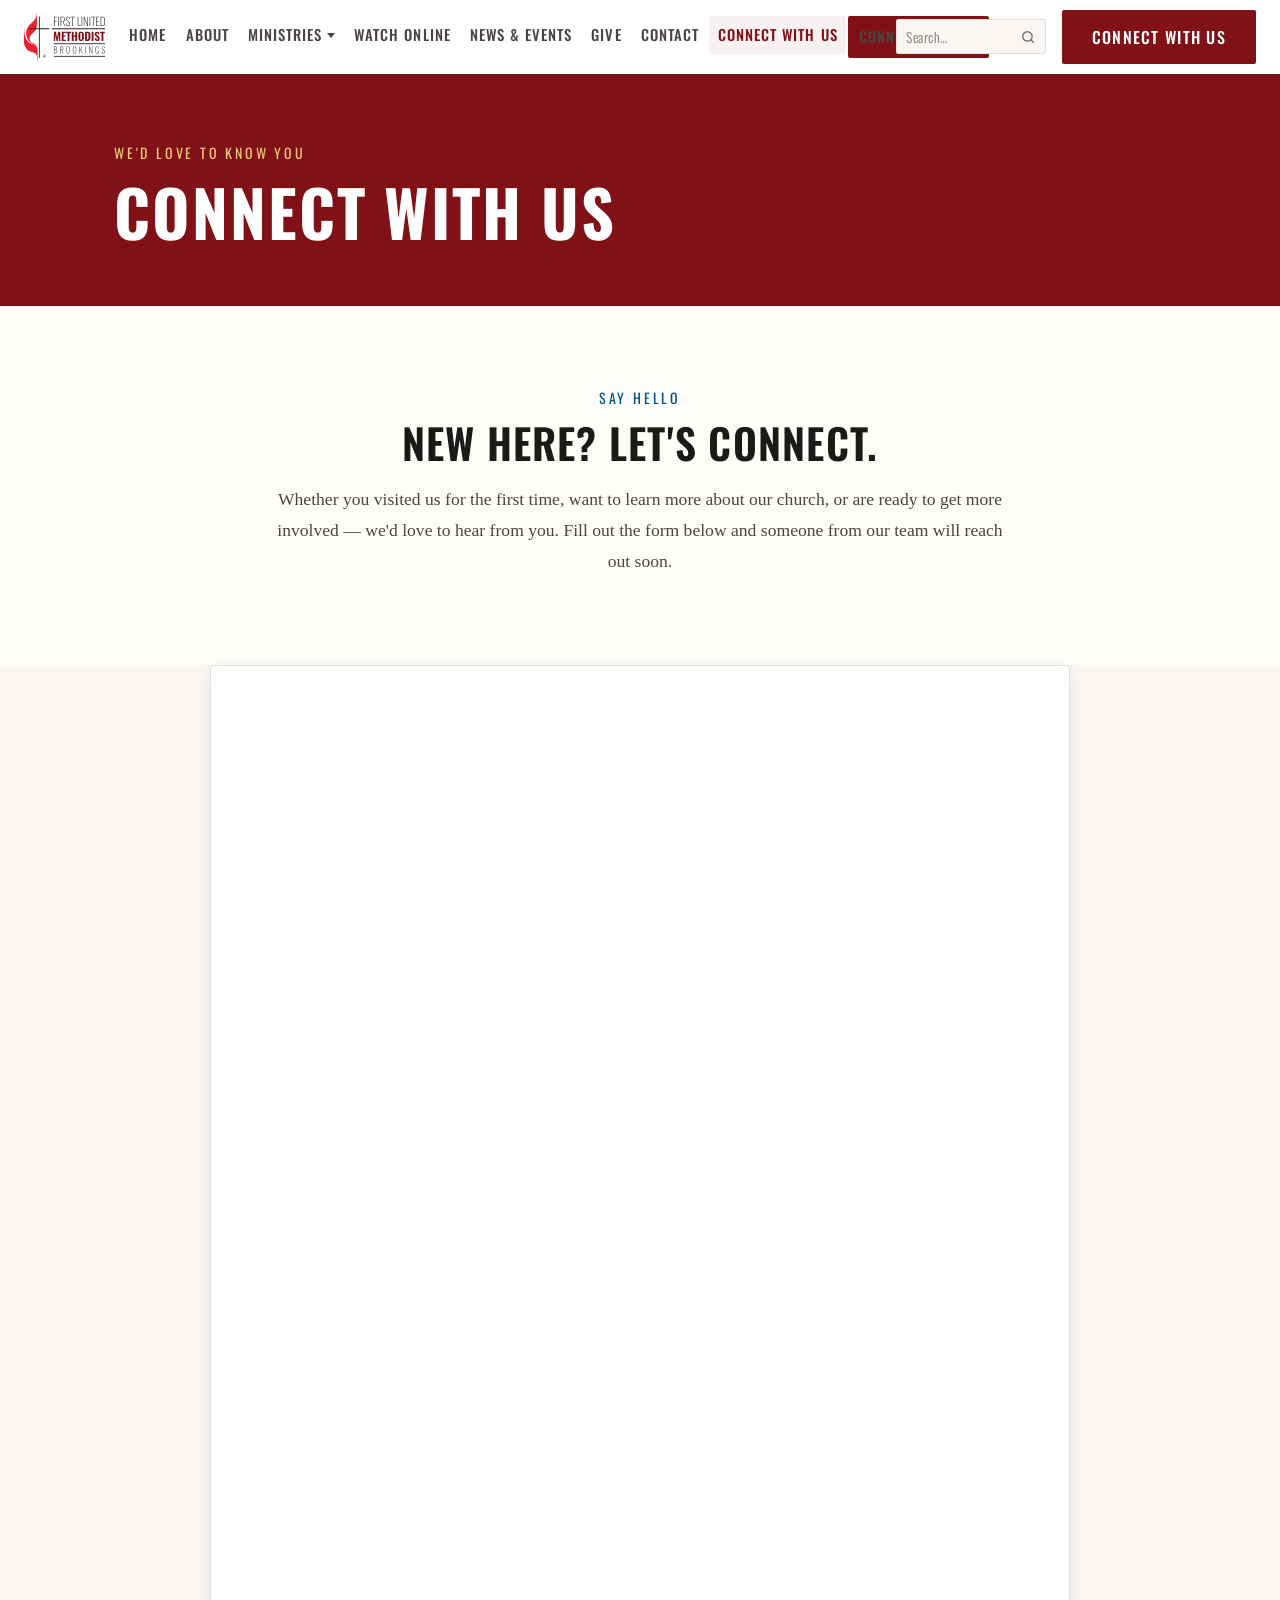
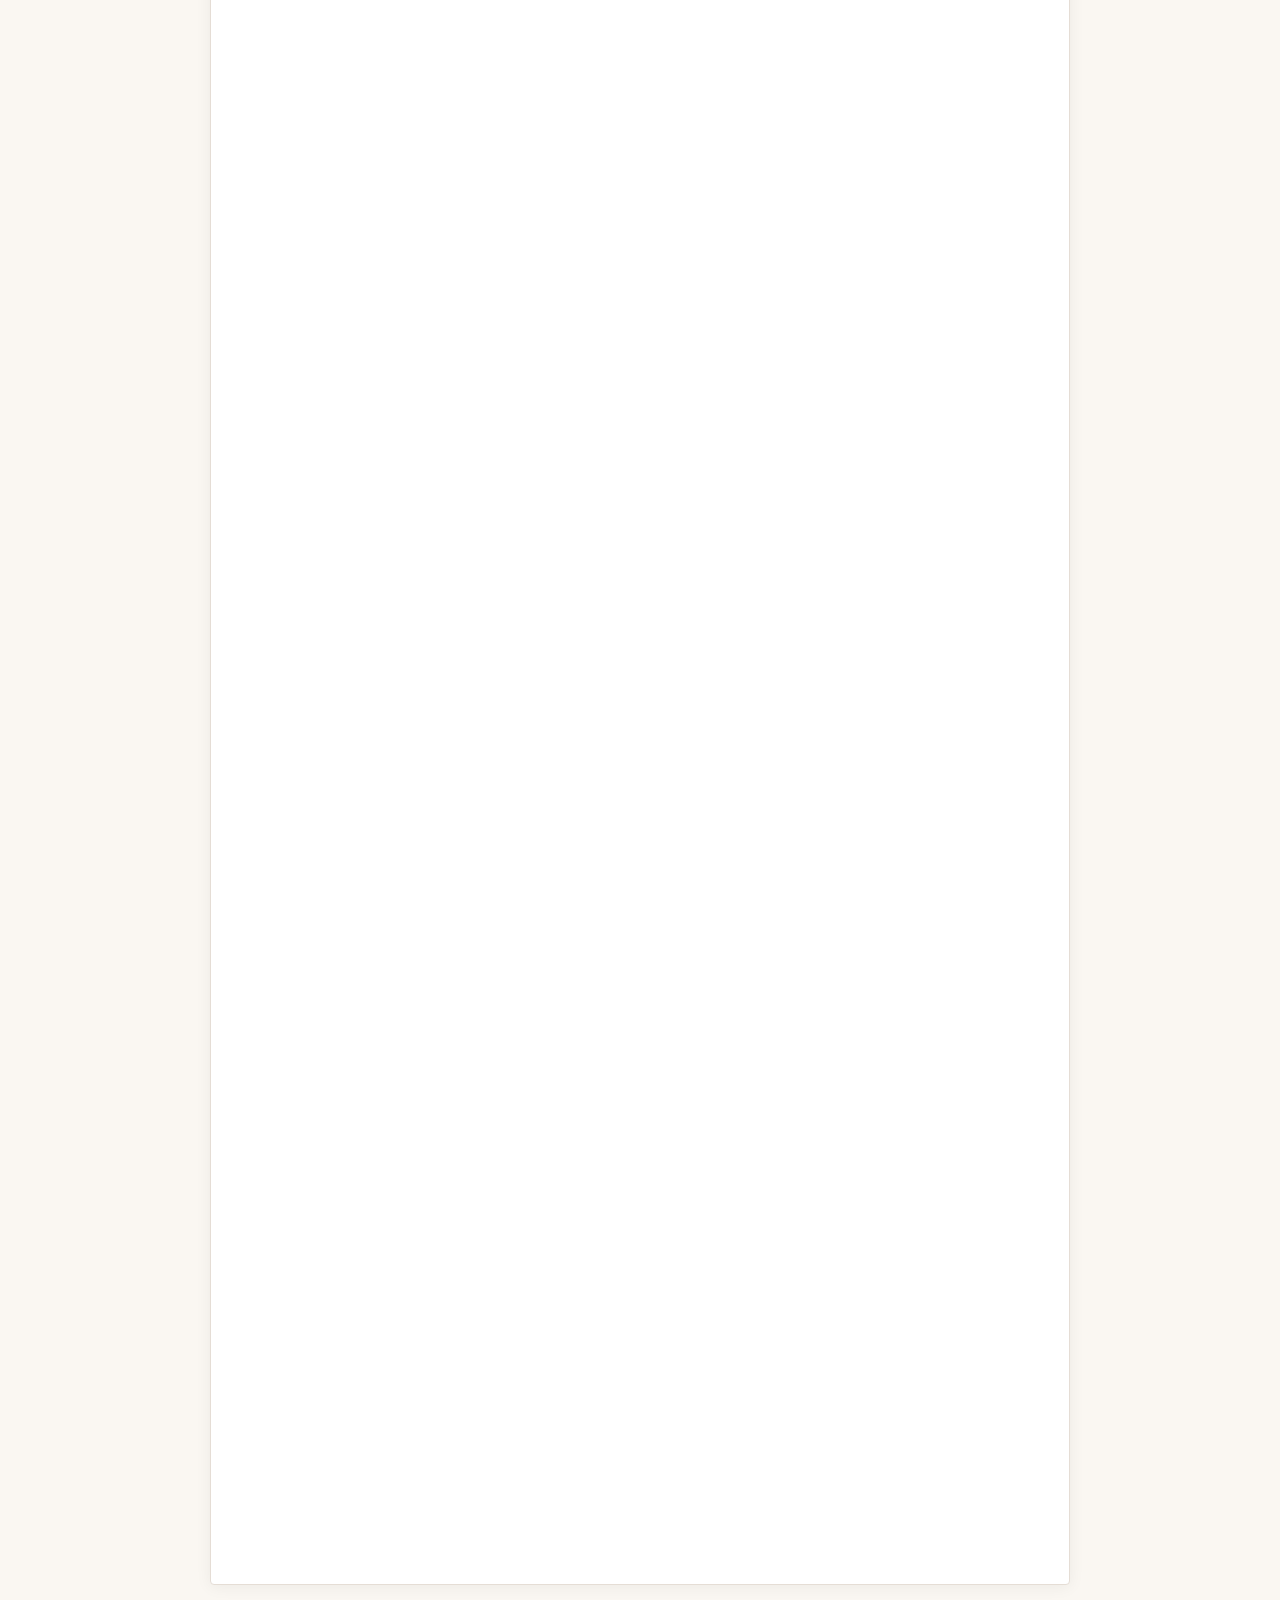
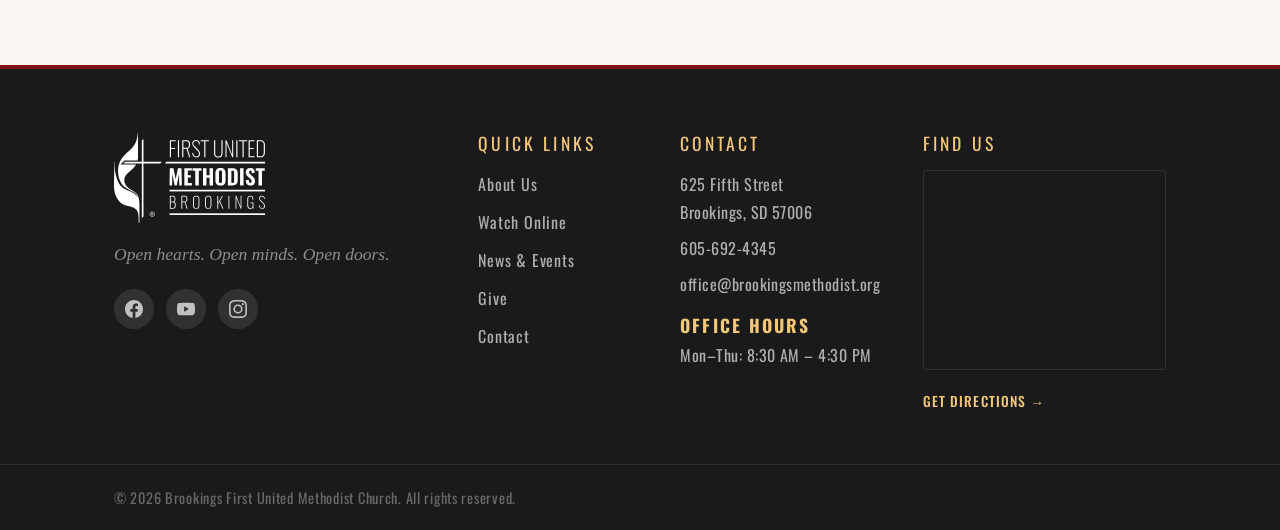
<file: connect.html>
<!DOCTYPE html>
<html lang="en">
<head>
  <meta charset="UTF-8" />
  <meta name="viewport" content="width=device-width, initial-scale=1.0" />
  <title>Connect With Us — Brookings First UMC</title>
  <link rel="preconnect" href="https://fonts.googleapis.com" />
  <link rel="preconnect" href="https://fonts.gstatic.com" crossorigin />
  <link href="https://fonts.googleapis.com/css2?family=Oswald:wght@300;400;500;600;700&family=Gentium+Basic:ital,wght@0,400;0,700;1,400;1,700&display=swap" rel="stylesheet" />
  <link rel="stylesheet" href="style.css" />
</head>
<body>

  <header class="site-header">
    <div class="container nav-inner">
      <a href="index.html" class="logo">
        <img src="images/FirstHorizontal-FullColor.svg" alt="First United Methodist Church Brookings" />
      </a>
      <nav>
        <ul class="nav-links">
          <li><a href="index.html">Home</a></li>
          <li><a href="about.html">About</a></li>
          <li class="nav-dropdown">
            <span class="nav-dropdown-toggle">Ministries</span>
            <ul class="nav-dropdown-menu">
              <li><a href="children.html">Children</a></li>
              <li><a href="youth.html">Youth</a></li>
              <li><a href="adults.html">Adults</a></li>
              <li><a href="music.html">Music</a></li>
              <li><a href="missions.html">Missions</a></li>
            </ul>
          </li>
          <li><a href="watch.html">Watch Online</a></li>
          <li><a href="news-events.html">News &amp; Events</a></li>
          <li><a href="give.html">Give</a></li>
          <li><a href="contact.html">Contact</a></li>
          <li><a href="connect.html" class="active">Connect With Us</a></li>
        </ul>
      </nav>
      <form class="site-search" action="https://www.google.com/search" method="get" target="_blank" role="search">
        <input type="hidden" name="sitesearch" value="brookingsmethodist.org" />
        <div class="search-wrap">
          <input class="search-input" type="search" name="q" placeholder="Search…" aria-label="Search site" />
          <button class="search-btn" type="submit" aria-label="Submit search">
            <svg xmlns="http://www.w3.org/2000/svg" viewBox="0 0 24 24" fill="none" stroke="currentColor" stroke-width="2.5" stroke-linecap="round" stroke-linejoin="round"><circle cx="11" cy="11" r="8"/><line x1="21" y1="21" x2="16.65" y2="16.65"/></svg>
          </button>
        </div>
      </form>
      <a href="connect.html" class="btn btn-primary">Connect With Us</a>
    </div>
  </header>

  <section class="page-hero">
    <div class="container">
      <p class="eyebrow">We'd Love to Know You</p>
      <h1>Connect With Us</h1>
    </div>
  </section>

  <section class="section">
    <div class="container narrow center">
      <p class="eyebrow">Say Hello</p>
      <h2>New Here? Let's Connect.</h2>
      <p style="font-size: 1.1rem; margin-bottom: 0.5rem;">Whether you visited us for the first time, want to learn more about our church, or are ready to get more involved — we'd love to hear from you. Fill out the form below and someone from our team will reach out soon.</p>
    </div>
  </section>

  <!-- GOOGLE FORM EMBED -->
  <section class="section section-light" style="padding-top: 0;">
    <div class="container">
      <div class="google-form-wrap">
        <iframe
          src="https://docs.google.com/forms/d/e/1FAIpQLSfjm4_J18TNltY75spb9A2sdYjD-NUCRdQHHZI4Z3wPRyhbBw/viewform?embedded=true"
          width="100%"
          height="2518"
          frameborder="0"
          marginheight="0"
          marginwidth="0"
          title="Connect With Us Form">
          Loading…
        </iframe>
      </div>
    </div>
  </section>

  <footer class="site-footer">
    <div class="container footer-inner">
      <div class="footer-brand">
        <img src="images/FirstHorizontal-W.svg" alt="First United Methodist Church Brookings" class="footer-logo" />
        <p>Open hearts. Open minds. Open doors.</p>
        <div class="social-icons">
          <a href="https://www.facebook.com/FUMCBrookings" target="_blank" rel="noopener" aria-label="Facebook" class="social-icon">
            <svg xmlns="http://www.w3.org/2000/svg" viewBox="0 0 24 24" fill="currentColor"><path d="M24 12.073C24 5.405 18.627 0 12 0S0 5.405 0 12.073C0 18.1 4.388 23.094 10.125 24v-8.437H7.078v-3.49h3.047V9.41c0-3.025 1.792-4.697 4.533-4.697 1.312 0 2.686.236 2.686.236v2.97h-1.513c-1.491 0-1.956.93-1.956 1.886v2.268h3.328l-.532 3.49h-2.796V24C19.612 23.094 24 18.1 24 12.073z"/></svg>
          </a>
          <a href="https://www.youtube.com/@brookingsfumc" target="_blank" rel="noopener" aria-label="YouTube" class="social-icon">
            <svg xmlns="http://www.w3.org/2000/svg" viewBox="0 0 24 24" fill="currentColor"><path d="M23.498 6.186a3.016 3.016 0 0 0-2.122-2.136C19.505 3.545 12 3.545 12 3.545s-7.505 0-9.377.505A3.017 3.017 0 0 0 .502 6.186C0 8.07 0 12 0 12s0 3.93.502 5.814a3.016 3.016 0 0 0 2.122 2.136c1.871.505 9.376.505 9.376.505s7.505 0 9.377-.505a3.015 3.015 0 0 0 2.122-2.136C24 15.93 24 12 24 12s0-3.93-.502-5.814zM9.545 15.568V8.432L15.818 12l-6.273 3.568z"/></svg>
          </a>
          <a href="https://www.instagram.com/brookingsfumc" target="_blank" rel="noopener" aria-label="Instagram" class="social-icon">
            <svg xmlns="http://www.w3.org/2000/svg" viewBox="0 0 24 24" fill="currentColor"><path d="M12 2.163c3.204 0 3.584.012 4.85.07 3.252.148 4.771 1.691 4.919 4.919.058 1.265.069 1.645.069 4.849 0 3.205-.012 3.584-.069 4.849-.149 3.225-1.664 4.771-4.919 4.919-1.266.058-1.644.07-4.85.07-3.204 0-3.584-.012-4.849-.07-3.26-.149-4.771-1.699-4.919-4.92-.058-1.265-.07-1.644-.07-4.849 0-3.204.013-3.583.07-4.849.149-3.227 1.664-4.771 4.919-4.919 1.266-.057 1.645-.069 4.849-.069zM12 0C8.741 0 8.333.014 7.053.072 2.695.272.273 2.69.073 7.052.014 8.333 0 8.741 0 12c0 3.259.014 3.668.072 4.948.2 4.358 2.618 6.78 6.98 6.98C8.333 23.986 8.741 24 12 24c3.259 0 3.668-.014 4.948-.072 4.354-.2 6.782-2.618 6.979-6.98.059-1.28.073-1.689.073-4.948 0-3.259-.014-3.667-.072-4.947-.196-4.354-2.617-6.78-6.979-6.98C15.668.014 15.259 0 12 0zm0 5.838a6.162 6.162 0 1 0 0 12.324 6.162 6.162 0 0 0 0-12.324zM12 16a4 4 0 1 1 0-8 4 4 0 0 1 0 8zm6.406-11.845a1.44 1.44 0 1 0 0 2.881 1.44 1.44 0 0 0 0-2.881z"/></svg>
          </a>
        </div>
      </div>
      <div class="footer-links">
        <h4>Quick Links</h4>
        <ul>
          <li><a href="about.html">About Us</a></li>
          <li><a href="watch.html">Watch Online</a></li>
          <li><a href="news-events.html">News &amp; Events</a></li>
          <li><a href="give.html">Give</a></li>
          <li><a href="contact.html">Contact</a></li>
        </ul>
      </div>
      <div class="footer-contact">
        <h4>Contact</h4>
        <p>625 Fifth Street<br />Brookings, SD 57006</p>
        <p>605-692-4345</p>
        <p><a href="mailto:office@brookingsmethodist.org">office@brookingsmethodist.org</a></p>
        <p style="margin-top: 0.75rem;"><strong style="color: var(--gold); font-family: var(--font-display); font-size: 1.1rem; letter-spacing: 0.12em; text-transform: uppercase;">Office Hours</strong><br />Mon–Thu: 8:30 AM – 4:30 PM</p>
      </div>
      <div class="footer-map-col">
        <h4>Find Us</h4>
        <div class="footer-map">
          <iframe
            src="https://maps.google.com/maps?q=First+United+Methodist+Church+625+Fifth+Street+Brookings+SD&output=embed"
            title="Brookings First UMC Location"
            loading="lazy"
            allowfullscreen
            referrerpolicy="no-referrer-when-downgrade">
          </iframe>
        </div>
        <a href="https://www.google.com/maps/dir/?api=1&destination=625+Fifth+St,+Brookings,+SD+57006" target="_blank" rel="noopener" class="directions-link">Get Directions →</a>
      </div>
    </div>
    <div class="footer-bottom">
      <div class="container">
        <p>&copy; 2026 Brookings First United Methodist Church. All rights reserved.</p>
      </div>
    </div>
  </footer>

  <script src="nav.js"></script>
</body>
</html>
</file>
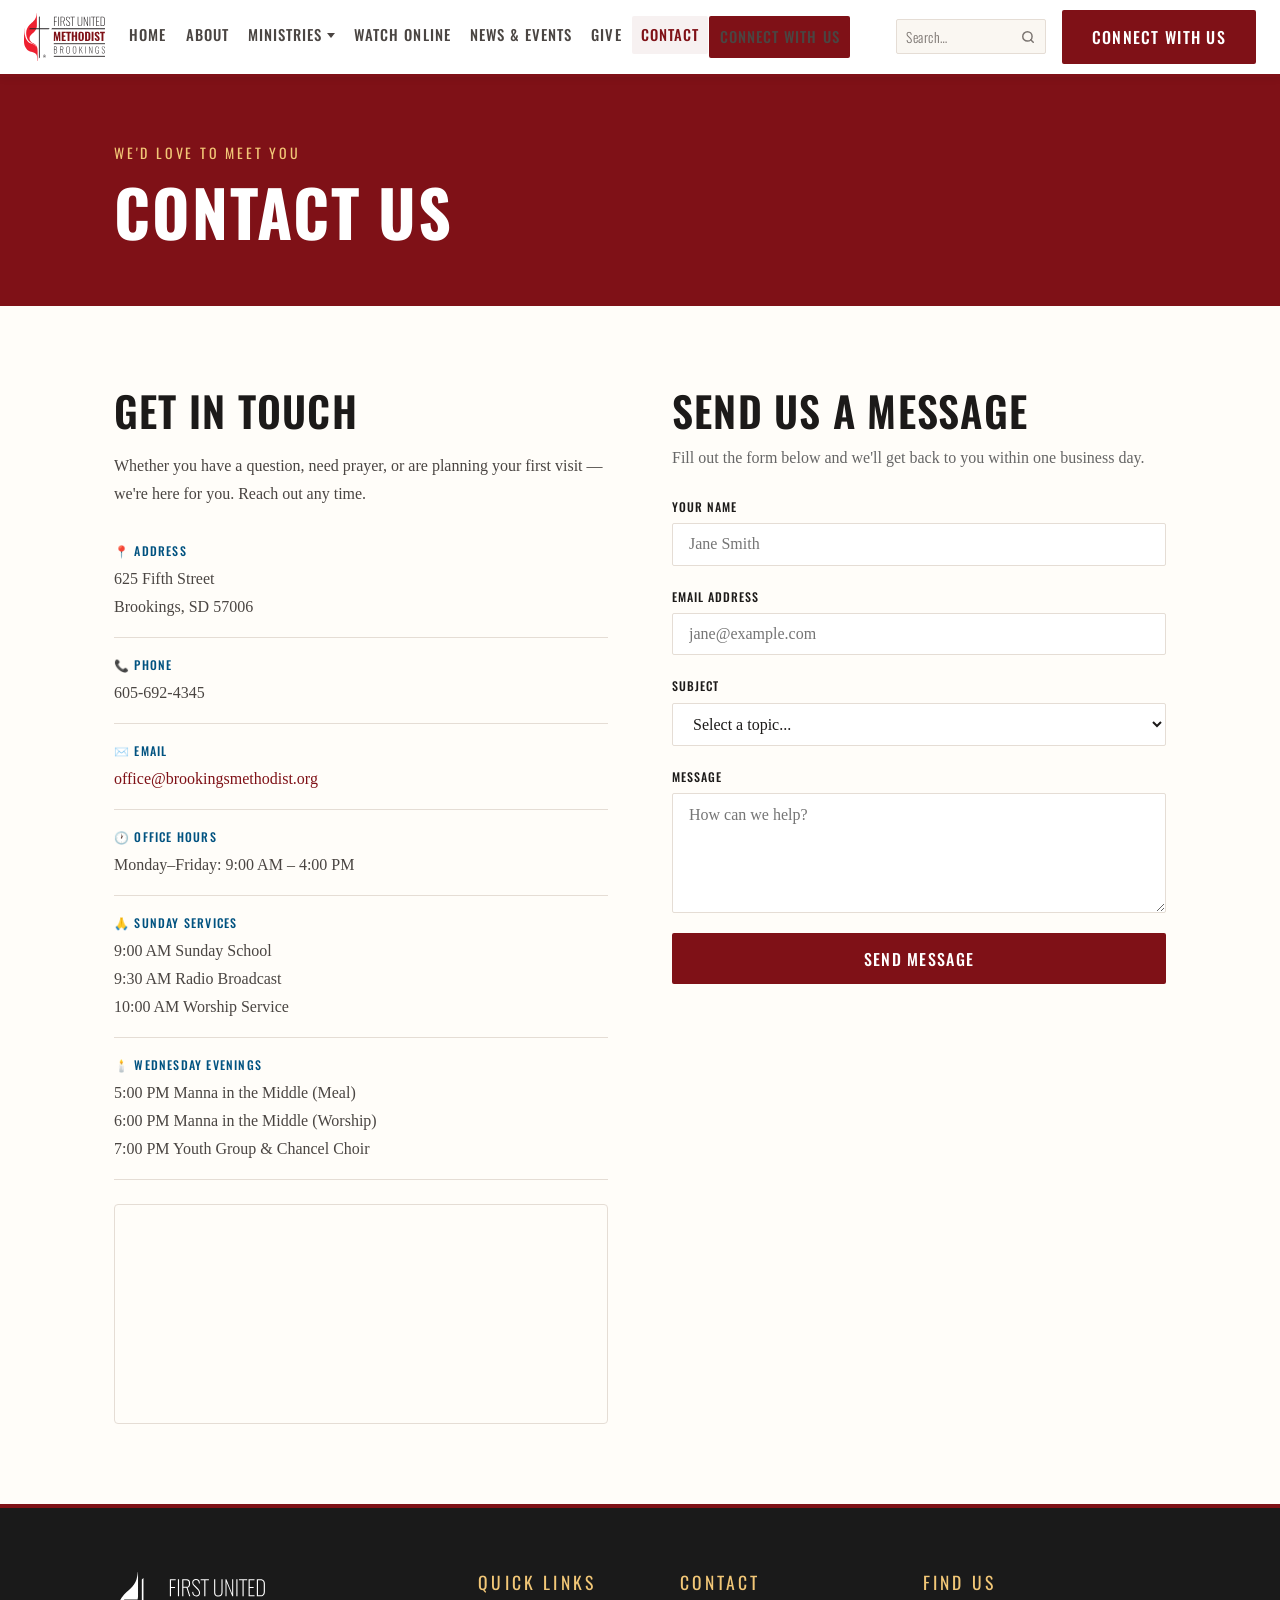
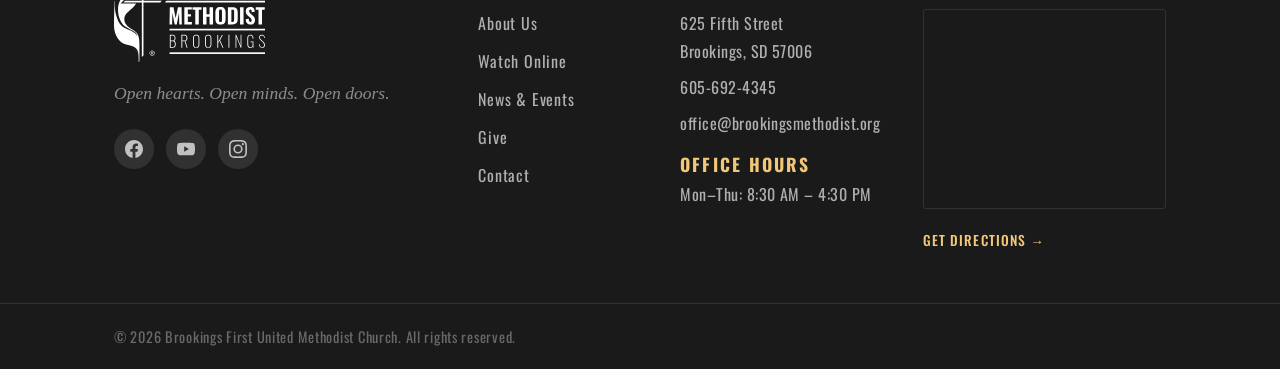
<file: contact.html>
<!DOCTYPE html>
<html lang="en">
<head>
  <meta charset="UTF-8" />
  <meta name="viewport" content="width=device-width, initial-scale=1.0" />
  <title>Contact — Brookings First UMC</title>
  <link rel="preconnect" href="https://fonts.googleapis.com" />
  <link rel="preconnect" href="https://fonts.gstatic.com" crossorigin />
  <link href="https://fonts.googleapis.com/css2?family=Oswald:wght@300;400;500;600;700&family=Gentium+Basic:ital,wght@0,400;0,700;1,400;1,700&display=swap" rel="stylesheet" />
  <link rel="stylesheet" href="style.css" />
</head>
<body>

  <header class="site-header">
    <div class="container nav-inner">
      <a href="index.html" class="logo">
        <img src="images/FirstHorizontal-FullColor.svg" alt="First United Methodist Church Brookings" />
      </a>
      <nav>
        <ul class="nav-links">
          <li><a href="index.html">Home</a></li>
          <li><a href="about.html">About</a></li>
          <li class="nav-dropdown">
            <span class="nav-dropdown-toggle">Ministries</span>
            <ul class="nav-dropdown-menu">
              <li><a href="children.html">Children</a></li>
              <li><a href="youth.html">Youth</a></li>
              <li><a href="adults.html">Adults</a></li>
              <li><a href="music.html">Music</a></li>
              <li><a href="missions.html">Missions</a></li>
            </ul>
          </li>
          <li><a href="watch.html">Watch Online</a></li>
          <li><a href="news-events.html">News &amp; Events</a></li>
          <li><a href="give.html">Give</a></li>
          <li><a href="contact.html" class="active">Contact</a></li>
        </ul>
      </nav>
      <form class="site-search" action="https://www.google.com/search" method="get" target="_blank" role="search">
        <input type="hidden" name="sitesearch" value="brookingsmethodist.org" />
        <div class="search-wrap">
          <input class="search-input" type="search" name="q" placeholder="Search…" aria-label="Search site" />
          <button class="search-btn" type="submit" aria-label="Submit search">
            <svg xmlns="http://www.w3.org/2000/svg" viewBox="0 0 24 24" fill="none" stroke="currentColor" stroke-width="2.5" stroke-linecap="round" stroke-linejoin="round"><circle cx="11" cy="11" r="8"/><line x1="21" y1="21" x2="16.65" y2="16.65"/></svg>
          </button>
        </div>
      </form>
      <a href="connect.html" class="btn btn-primary">Connect With Us</a>
    </div>
  </header>

  <section class="page-hero">
    <div class="container">
      <p class="eyebrow">We'd Love to Meet You</p>
      <h1>Contact Us</h1>
    </div>
  </section>

  <section class="section">
    <div class="container two-col">

      <div class="contact-info">
        <h2>Get in Touch</h2>
        <p>Whether you have a question, need prayer, or are planning your first visit — we're here for you. Reach out any time.</p>

        <div class="contact-detail">
          <strong>📍 Address</strong>
          <p>625 Fifth Street<br />Brookings, SD 57006</p>
        </div>
        <div class="contact-detail">
          <strong>📞 Phone</strong>
          <p>605-692-4345</p>
        </div>
        <div class="contact-detail">
          <strong>✉️ Email</strong>
          <p><a href="mailto:office@brookingsmethodist.org">office@brookingsmethodist.org</a></p>
        </div>
        <div class="contact-detail">
          <strong>🕐 Office Hours</strong>
          <p>Monday–Friday: 9:00 AM – 4:00 PM</p>
        </div>
        <div class="contact-detail">
          <strong>🙏 Sunday Services</strong>
          <p>9:00 AM Sunday School<br />9:30 AM Radio Broadcast<br />10:00 AM Worship Service</p>
        </div>
        <div class="contact-detail">
          <strong>🕯️ Wednesday Evenings</strong>
          <p>5:00 PM Manna in the Middle (Meal)<br />6:00 PM Manna in the Middle (Worship)<br />7:00 PM Youth Group &amp; Chancel Choir</p>
        </div>

        <!-- Google Maps embed — replace with your actual address embed code -->
        <div class="map-embed">
          <iframe
            src="https://maps.google.com/maps?q=Brookings+First+United+Methodist+Church&output=embed"
            title="Church Location"
            frameborder="0"
            allowfullscreen>
          </iframe>
        </div>
      </div>

      <div class="contact-form-wrap">
        <h2>Send Us a Message</h2>
        <p style="color:#666; margin-bottom: 1.5rem;">Fill out the form below and we'll get back to you within one business day.</p>

        <div id="form-success" class="form-feedback form-feedback--success" style="display:none;">
          <p>✅ <strong>Message sent!</strong> Thanks for reaching out — we'll get back to you within one business day.</p>
        </div>
        <div id="form-error" class="form-feedback form-feedback--error" style="display:none;">
          <p>⚠️ Something went wrong. Please try again or email us directly at <a href="mailto:office@brookingsmethodist.org">office@brookingsmethodist.org</a>.</p>
        </div>

        <form id="contact-form" class="contact-form" action="https://formspree.io/f/xredlrjg" method="POST">
          <div class="form-group">
            <label for="name">Your Name</label>
            <input type="text" id="name" name="name" placeholder="Jane Smith" required />
          </div>
          <div class="form-group">
            <label for="email">Email Address</label>
            <input type="email" id="email" name="email" placeholder="jane@example.com" required />
          </div>
          <div class="form-group">
            <label for="subject">Subject</label>
            <select id="subject" name="subject">
              <option value="">Select a topic...</option>
              <option value="visit">Planning a Visit</option>
              <option value="prayer">Prayer Request</option>
              <option value="membership">Membership Information</option>
              <option value="events">Events & Programs</option>
              <option value="general">General Question</option>
            </select>
          </div>
          <div class="form-group">
            <label for="message">Message</label>
            <textarea id="message" name="message" rows="5" placeholder="How can we help?" required></textarea>
          </div>
          <button type="submit" id="submit-btn" class="btn btn-primary full-width">Send Message</button>
        </form>
      </div>

    </div>
  </section>

  <footer class="site-footer">
    <div class="container footer-inner">
      <div class="footer-brand">
        <img src="images/FirstHorizontal-W.svg" alt="First United Methodist Church Brookings" class="footer-logo" />
        <p>Open hearts. Open minds. Open doors.</p>
        <div class="social-icons">
          <a href="https://www.facebook.com/FUMCBrookings" target="_blank" rel="noopener" aria-label="Facebook" class="social-icon">
            <svg xmlns="http://www.w3.org/2000/svg" viewBox="0 0 24 24" fill="currentColor"><path d="M24 12.073C24 5.405 18.627 0 12 0S0 5.405 0 12.073C0 18.1 4.388 23.094 10.125 24v-8.437H7.078v-3.49h3.047V9.41c0-3.025 1.792-4.697 4.533-4.697 1.312 0 2.686.236 2.686.236v2.97h-1.513c-1.491 0-1.956.93-1.956 1.886v2.268h3.328l-.532 3.49h-2.796V24C19.612 23.094 24 18.1 24 12.073z"/></svg>
          </a>
          <a href="https://www.youtube.com/@brookingsfumc" target="_blank" rel="noopener" aria-label="YouTube" class="social-icon">
            <svg xmlns="http://www.w3.org/2000/svg" viewBox="0 0 24 24" fill="currentColor"><path d="M23.498 6.186a3.016 3.016 0 0 0-2.122-2.136C19.505 3.545 12 3.545 12 3.545s-7.505 0-9.377.505A3.017 3.017 0 0 0 .502 6.186C0 8.07 0 12 0 12s0 3.93.502 5.814a3.016 3.016 0 0 0 2.122 2.136c1.871.505 9.376.505 9.376.505s7.505 0 9.377-.505a3.015 3.015 0 0 0 2.122-2.136C24 15.93 24 12 24 12s0-3.93-.502-5.814zM9.545 15.568V8.432L15.818 12l-6.273 3.568z"/></svg>
          </a>
          <a href="https://www.instagram.com/brookingsfumc" target="_blank" rel="noopener" aria-label="Instagram" class="social-icon">
            <svg xmlns="http://www.w3.org/2000/svg" viewBox="0 0 24 24" fill="currentColor"><path d="M12 2.163c3.204 0 3.584.012 4.85.07 3.252.148 4.771 1.691 4.919 4.919.058 1.265.069 1.645.069 4.849 0 3.205-.012 3.584-.069 4.849-.149 3.225-1.664 4.771-4.919 4.919-1.266.058-1.644.07-4.85.07-3.204 0-3.584-.012-4.849-.07-3.26-.149-4.771-1.699-4.919-4.92-.058-1.265-.07-1.644-.07-4.849 0-3.204.013-3.583.07-4.849.149-3.227 1.664-4.771 4.919-4.919 1.266-.057 1.645-.069 4.849-.069zM12 0C8.741 0 8.333.014 7.053.072 2.695.272.273 2.69.073 7.052.014 8.333 0 8.741 0 12c0 3.259.014 3.668.072 4.948.2 4.358 2.618 6.78 6.98 6.98C8.333 23.986 8.741 24 12 24c3.259 0 3.668-.014 4.948-.072 4.354-.2 6.782-2.618 6.979-6.98.059-1.28.073-1.689.073-4.948 0-3.259-.014-3.667-.072-4.947-.196-4.354-2.617-6.78-6.979-6.98C15.668.014 15.259 0 12 0zm0 5.838a6.162 6.162 0 1 0 0 12.324 6.162 6.162 0 0 0 0-12.324zM12 16a4 4 0 1 1 0-8 4 4 0 0 1 0 8zm6.406-11.845a1.44 1.44 0 1 0 0 2.881 1.44 1.44 0 0 0 0-2.881z"/></svg>
          </a>
        </div>
      </div>
      <div class="footer-links">
        <h4>Quick Links</h4>
        <ul>
          <li><a href="about.html">About Us</a></li>
          <li><a href="watch.html">Watch Online</a></li>
          <li><a href="news-events.html">News &amp; Events</a></li>
          <li><a href="give.html">Give</a></li>
          <li><a href="contact.html">Contact</a></li>
        </ul>
      </div>
      <div class="footer-contact">
        <h4>Contact</h4>
        <p>625 Fifth Street<br />Brookings, SD 57006</p>
        <p>605-692-4345</p>
        <p><a href="mailto:office@brookingsmethodist.org">office@brookingsmethodist.org</a></p>
        <p style="margin-top: 0.75rem;"><strong style="color: var(--gold); font-family: var(--font-display); font-size: 1.1rem; letter-spacing: 0.12em; text-transform: uppercase;">Office Hours</strong><br />Mon–Thu: 8:30 AM – 4:30 PM</p>
      </div>
      <div class="footer-map-col">
        <h4>Find Us</h4>
        <div class="footer-map">
          <iframe
            src="https://maps.google.com/maps?q=First+United+Methodist+Church+625+Fifth+Street+Brookings+SD&output=embed"
            title="Brookings First UMC Location"
            loading="lazy"
            allowfullscreen
            referrerpolicy="no-referrer-when-downgrade">
          </iframe>
        </div>
        <a href="https://www.google.com/maps/dir/?api=1&destination=625+Fifth+St,+Brookings,+SD+57006" target="_blank" rel="noopener" class="directions-link">Get Directions →</a>
      </div>
    </div>
    <div class="footer-bottom">
      <div class="container">
        <p>&copy; 2026 Brookings First United Methodist Church. All rights reserved.</p>
      </div>
    </div>
  </footer>

  <script>
    const form      = document.getElementById('contact-form');
    const submitBtn = document.getElementById('submit-btn');
    const successEl = document.getElementById('form-success');
    const errorEl   = document.getElementById('form-error');

    form.addEventListener('submit', async (e) => {
      e.preventDefault();
      submitBtn.disabled    = true;
      submitBtn.textContent = 'Sending…';
      successEl.style.display = 'none';
      errorEl.style.display   = 'none';

      try {
        const res = await fetch('https://formspree.io/f/xredlrjg', {
          method:  'POST',
          body:    new FormData(form),
          headers: { 'Accept': 'application/json' }
        });

        if (res.ok) {
          form.reset();
          form.style.display      = 'none';
          successEl.style.display = 'block';
        } else {
          throw new Error('Submission failed');
        }
      } catch (err) {
        console.error('Form error:', err);
        errorEl.style.display   = 'block';
        submitBtn.disabled      = false;
        submitBtn.textContent   = 'Send Message';
      }
    });
  </script>

  <script src="nav.js"></script>
</body>
</html>
</file>
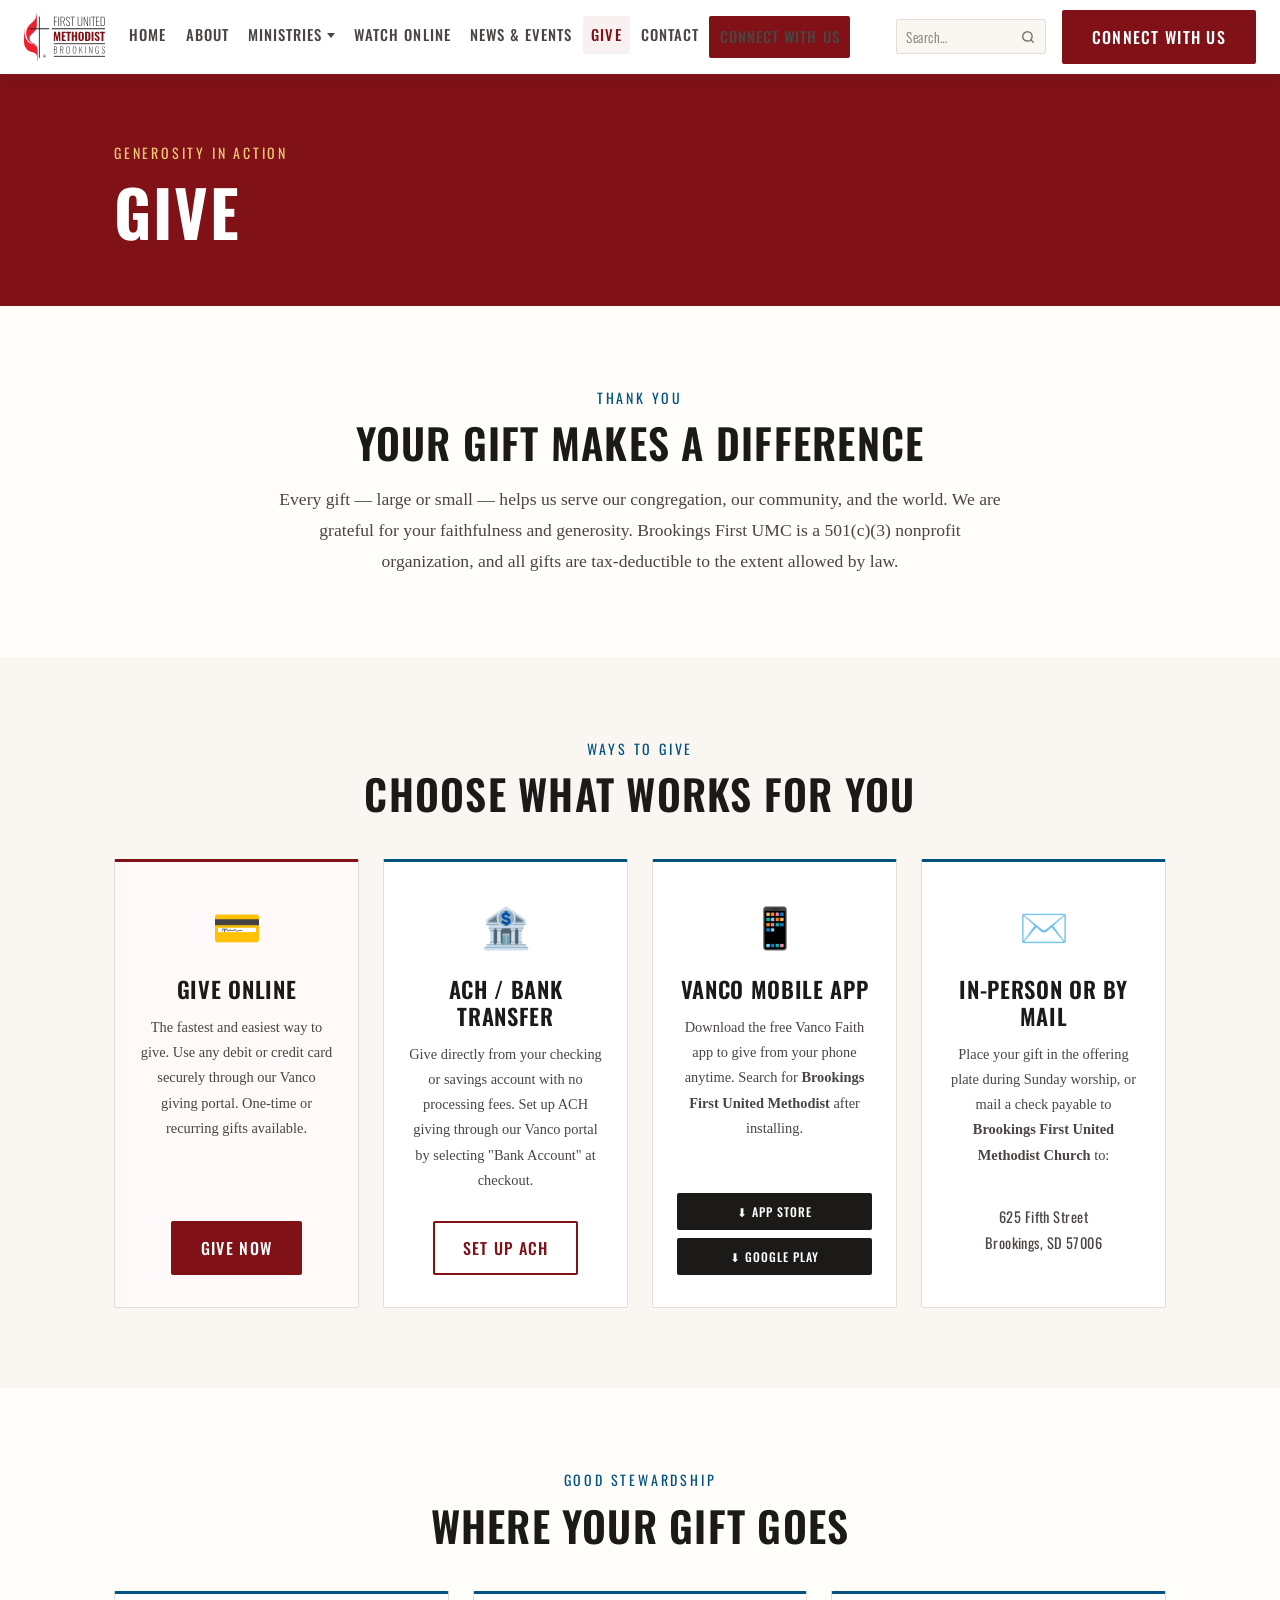
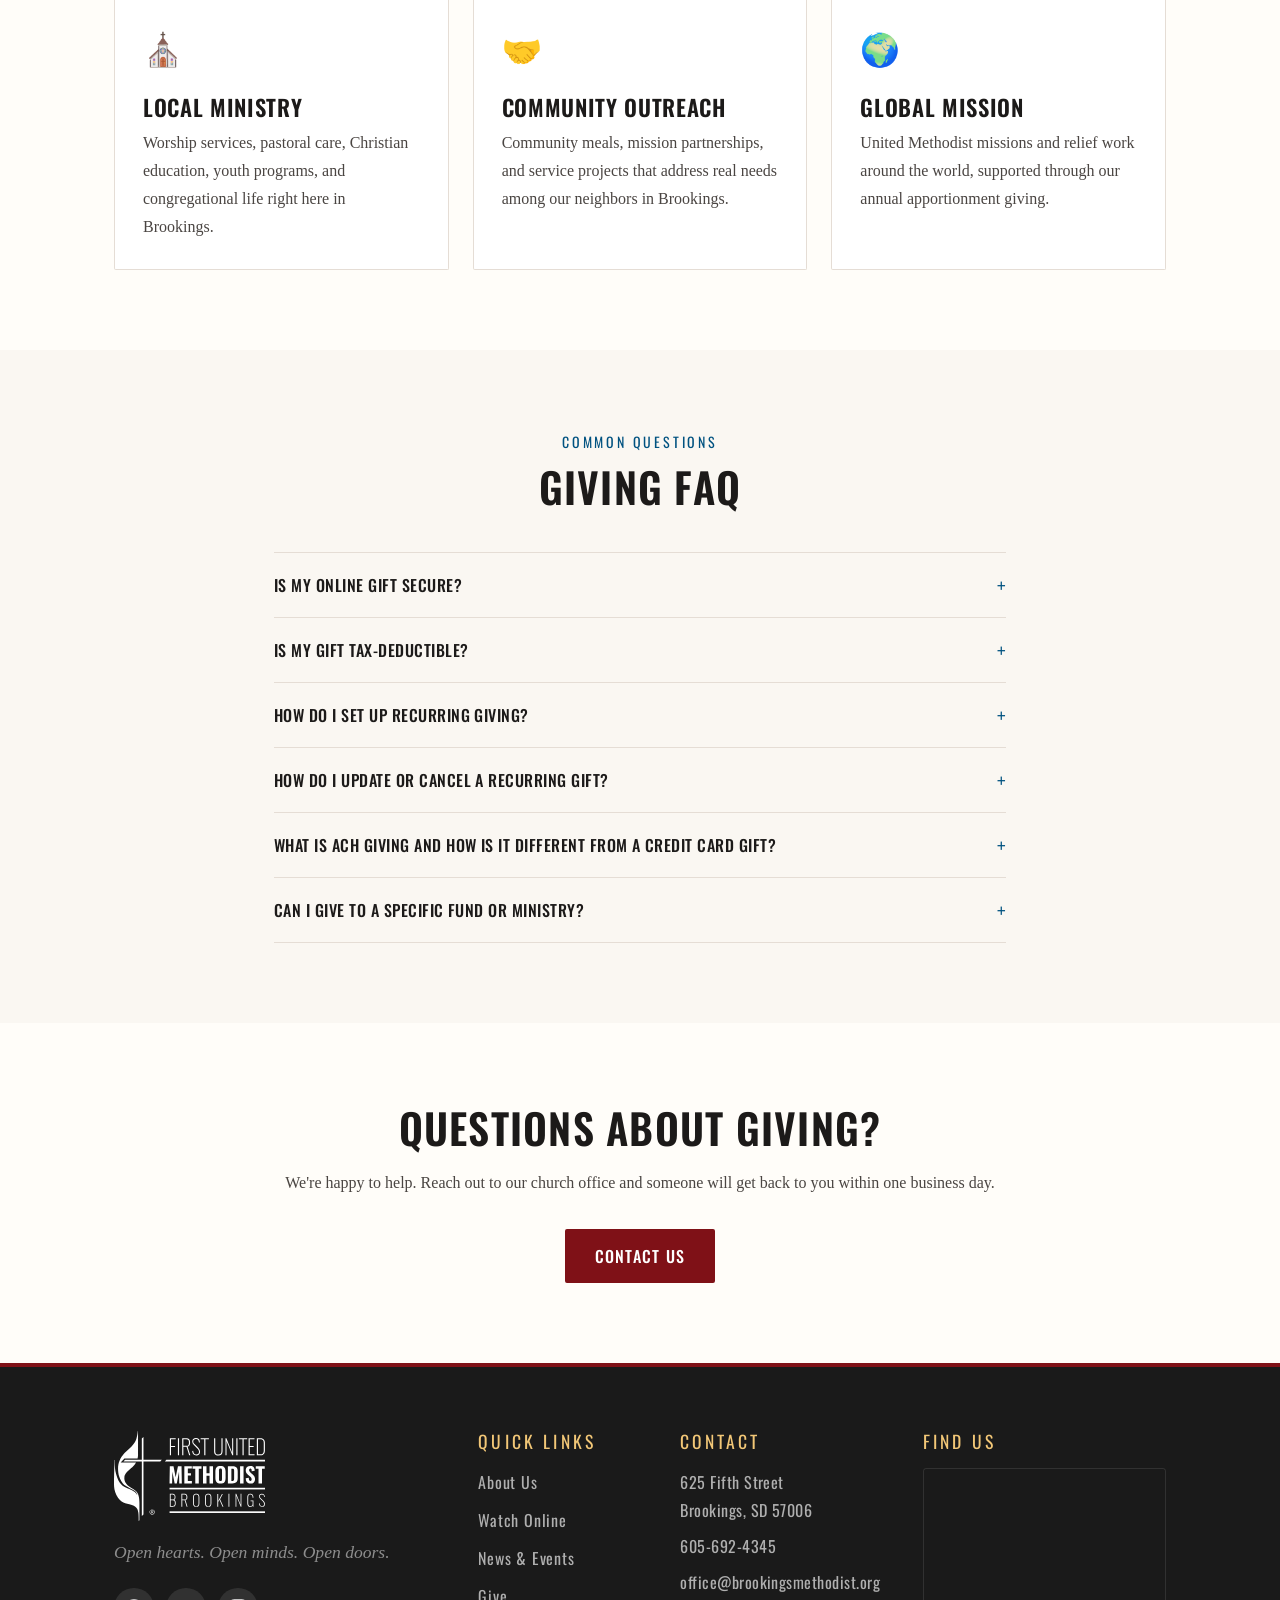
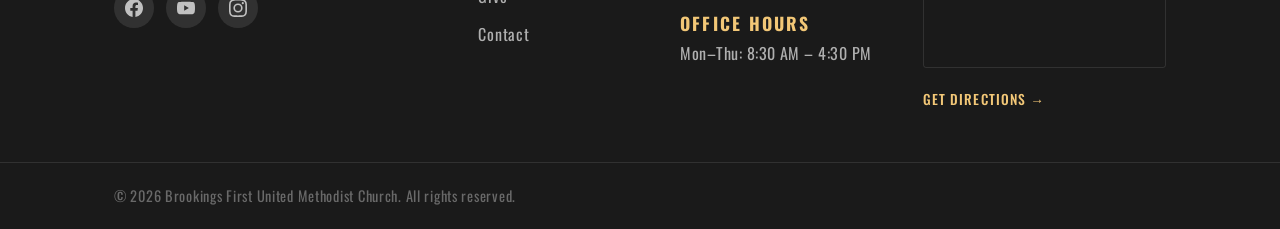
<file: give.html>
<!DOCTYPE html>
<html lang="en">
<head>
  <meta charset="UTF-8" />
  <meta name="viewport" content="width=device-width, initial-scale=1.0" />
  <title>Give — Brookings First UMC</title>
  <link rel="preconnect" href="https://fonts.googleapis.com" />
  <link rel="preconnect" href="https://fonts.gstatic.com" crossorigin />
  <link href="https://fonts.googleapis.com/css2?family=Oswald:wght@300;400;500;600;700&family=Gentium+Basic:ital,wght@0,400;0,700;1,400;1,700&display=swap" rel="stylesheet" />
  <link rel="stylesheet" href="style.css" />
</head>
<body>

  <header class="site-header">
    <div class="container nav-inner">
      <a href="index.html" class="logo">
        <img src="images/FirstHorizontal-FullColor.svg" alt="First United Methodist Church Brookings" />
      </a>
      <nav>
        <ul class="nav-links">
          <li><a href="index.html">Home</a></li>
          <li><a href="about.html">About</a></li>
          <li class="nav-dropdown">
            <span class="nav-dropdown-toggle">Ministries</span>
            <ul class="nav-dropdown-menu">
              <li><a href="children.html">Children</a></li>
              <li><a href="youth.html">Youth</a></li>
              <li><a href="adults.html">Adults</a></li>
              <li><a href="music.html">Music</a></li>
              <li><a href="missions.html">Missions</a></li>
            </ul>
          </li>
          <li><a href="watch.html">Watch Online</a></li>
          <li><a href="news-events.html">News &amp; Events</a></li>
          <li><a href="give.html" class="active">Give</a></li>
          <li><a href="contact.html">Contact</a></li>
        </ul>
      </nav>
      <form class="site-search" action="https://www.google.com/search" method="get" target="_blank" role="search">
        <input type="hidden" name="sitesearch" value="brookingsmethodist.org" />
        <div class="search-wrap">
          <input class="search-input" type="search" name="q" placeholder="Search…" aria-label="Search site" />
          <button class="search-btn" type="submit" aria-label="Submit search">
            <svg xmlns="http://www.w3.org/2000/svg" viewBox="0 0 24 24" fill="none" stroke="currentColor" stroke-width="2.5" stroke-linecap="round" stroke-linejoin="round"><circle cx="11" cy="11" r="8"/><line x1="21" y1="21" x2="16.65" y2="16.65"/></svg>
          </button>
        </div>
      </form>
      <a href="connect.html" class="btn btn-primary">Connect With Us</a>
    </div>
  </header>

  <!-- PAGE HERO -->
  <section class="page-hero">
    <div class="container">
      <p class="eyebrow">Generosity in Action</p>
      <h1>Give</h1>
    </div>
  </section>

  <!-- GIVING INTRO -->
  <section class="section">
    <div class="container narrow center">
      <p class="eyebrow">Thank You</p>
      <h2>Your Gift Makes a Difference</h2>
      <p style="font-size: 1.1rem; margin-bottom: 0;">Every gift — large or small — helps us serve our congregation, our community, and the world. We are grateful for your faithfulness and generosity. Brookings First UMC is a 501(c)(3) nonprofit organization, and all gifts are tax-deductible to the extent allowed by law.</p>
    </div>
  </section>

  <!-- GIVING METHODS -->
  <section class="section section-light">
    <div class="container">
      <p class="eyebrow center">Ways to Give</p>
      <h2 class="center">Choose What Works for You</h2>
      <div class="give-options" style="margin-top: 2.5rem;">

        <!-- ONLINE VIA VANCO -->
        <div class="give-card give-card-featured">
          <div class="give-icon">💳</div>
          <h3>Give Online</h3>
          <p>The fastest and easiest way to give. Use any debit or credit card securely through our Vanco giving portal. One-time or recurring gifts available.</p>
          <a href="https://secure.myvanco.com/YPEP/home" target="_blank" rel="noopener" class="btn btn-primary" style="margin-top: auto;">Give Now</a>
        </div>

        <!-- ACH / BANK TRANSFER -->
        <div class="give-card">
          <div class="give-icon">🏦</div>
          <h3>ACH / Bank Transfer</h3>
          <p>Give directly from your checking or savings account with no processing fees. Set up ACH giving through our Vanco portal by selecting "Bank Account" at checkout.</p>
          <a href="https://secure.myvanco.com/YPEP/home" target="_blank" rel="noopener" class="btn btn-secondary" style="margin-top: auto;">Set Up ACH</a>
        </div>

        <!-- VANCO MOBILE APP -->
        <div class="give-card">
          <div class="give-icon">📱</div>
          <h3>Vanco Mobile App</h3>
          <p>Download the free Vanco Faith app to give from your phone anytime. Search for <strong>Brookings First United Methodist</strong> after installing.</p>
          <div class="app-badges">
            <a href="https://apps.apple.com/us/app/vanco-faith/id1435096943" target="_blank" rel="noopener" class="app-badge">⬇ App Store</a>
            <a href="https://play.google.com/store/apps/details?id=com.vancopayments.vancomobile" target="_blank" rel="noopener" class="app-badge">⬇ Google Play</a>
          </div>
        </div>

        <!-- IN-PERSON / MAIL -->
        <div class="give-card">
          <div class="give-icon">✉️</div>
          <h3>In-Person or by Mail</h3>
          <p>Place your gift in the offering plate during Sunday worship, or mail a check payable to <strong>Brookings First United Methodist Church</strong> to:</p>
          <address>
            625 Fifth Street<br />
            Brookings, SD 57006
          </address>
        </div>

      </div>
    </div>
  </section>

  <!-- WHERE YOUR GIFT GOES -->
  <section class="section">
    <div class="container">
      <p class="eyebrow center">Good Stewardship</p>
      <h2 class="center">Where Your Gift Goes</h2>
      <div class="card-grid thirds" style="margin-top: 2.5rem;">
        <div class="feature-card">
          <div class="card-icon">⛪</div>
          <h3>Local Ministry</h3>
          <p>Worship services, pastoral care, Christian education, youth programs, and congregational life right here in Brookings.</p>
        </div>
        <div class="feature-card">
          <div class="card-icon">🤝</div>
          <h3>Community Outreach</h3>
          <p>Community meals, mission partnerships, and service projects that address real needs among our neighbors in Brookings.</p>
        </div>
        <div class="feature-card">
          <div class="card-icon">🌍</div>
          <h3>Global Mission</h3>
          <p>United Methodist missions and relief work around the world, supported through our annual apportionment giving.</p>
        </div>
      </div>
    </div>
  </section>

  <!-- FAQ SECTION -->
  <section class="section section-light">
    <div class="container narrow">
      <p class="eyebrow center">Common Questions</p>
      <h2 class="center">Giving FAQ</h2>
      <div class="faq-list" style="margin-top: 2.5rem;">

        <div class="faq-item">
          <button class="faq-question" aria-expanded="false">
            Is my online gift secure?
            <span class="faq-icon">+</span>
          </button>
          <div class="faq-answer">
            <p>Yes. All online giving is processed through Vanco, a trusted payment provider used by thousands of churches and nonprofits across the country. Vanco uses bank-level SSL encryption and is PCI DSS compliant — the same security standard used by major banks and credit card companies. Brookings First UMC never sees or stores your payment information.</p>
          </div>
        </div>

        <div class="faq-item">
          <button class="faq-question" aria-expanded="false">
            Is my gift tax-deductible?
            <span class="faq-icon">+</span>
          </button>
          <div class="faq-answer">
            <p>Yes. Brookings First United Methodist Church is a registered 501(c)(3) nonprofit organization. All charitable contributions are tax-deductible to the extent permitted by law. You will receive a giving statement from the church each January for gifts made during the prior calendar year. For online gifts, you will also receive an immediate email receipt from Vanco.</p>
          </div>
        </div>

        <div class="faq-item">
          <button class="faq-question" aria-expanded="false">
            How do I set up recurring giving?
            <span class="faq-icon">+</span>
          </button>
          <div class="faq-answer">
            <p>Setting up recurring giving is easy through our Vanco portal. When you click "Give Now," you'll see an option to make your gift recurring — choose your frequency (weekly, bi-weekly, or monthly) and your start date. You can also set up recurring giving through the Vanco Faith mobile app. Recurring gifts help our church plan and budget throughout the year, and we are deeply grateful for that steady support.</p>
          </div>
        </div>

        <div class="faq-item">
          <button class="faq-question" aria-expanded="false">
            How do I update or cancel a recurring gift?
            <span class="faq-icon">+</span>
          </button>
          <div class="faq-answer">
            <p>You can update or cancel your recurring gift at any time by logging into your Vanco account at <a href="https://secure.myvanco.com/YPEP/home" target="_blank" rel="noopener">secure.myvanco.com</a>, or through the Vanco Faith mobile app. If you need help, contact our church office at <a href="mailto:office@brookingsmethodist.org">office@brookingsmethodist.org</a> or call us at 605-692-4345 and we'll be happy to assist you.</p>
          </div>
        </div>

        <div class="faq-item">
          <button class="faq-question" aria-expanded="false">
            What is ACH giving and how is it different from a credit card gift?
            <span class="faq-icon">+</span>
          </button>
          <div class="faq-answer">
            <p>ACH (Automated Clearing House) giving pulls funds directly from your checking or savings account — similar to a direct debit. The main advantage is that ACH gifts carry no processing fees, meaning 100% of your gift goes directly to the church. Credit and debit card gifts are also very welcome, though a small processing fee is applied by Vanco. You can choose your payment method when giving through the Vanco portal.</p>
          </div>
        </div>

        <div class="faq-item">
          <button class="faq-question" aria-expanded="false">
            Can I give to a specific fund or ministry?
            <span class="faq-icon">+</span>
          </button>
          <div class="faq-answer">
            <p>Yes! When giving through the Vanco portal, you can designate your gift to a specific fund — such as the general fund, building fund, or a specific mission or outreach project. If you don't see the fund you're looking for, contact the church office and we can help direct your gift appropriately.</p>
          </div>
        </div>

      </div>
    </div>
  </section>

  <!-- CONTACT CTA -->
  <section class="section">
    <div class="container narrow center">
      <h2>Questions About Giving?</h2>
      <p style="margin-bottom: 2rem;">We're happy to help. Reach out to our church office and someone will get back to you within one business day.</p>
      <a href="contact.html" class="btn btn-primary">Contact Us</a>
    </div>
  </section>

  <footer class="site-footer">
    <div class="container footer-inner">
      <div class="footer-brand">
        <img src="images/FirstHorizontal-W.svg" alt="First United Methodist Church Brookings" class="footer-logo" />
        <p>Open hearts. Open minds. Open doors.</p>
        <div class="social-icons">
          <a href="https://www.facebook.com/FUMCBrookings" target="_blank" rel="noopener" aria-label="Facebook" class="social-icon">
            <svg xmlns="http://www.w3.org/2000/svg" viewBox="0 0 24 24" fill="currentColor"><path d="M24 12.073C24 5.405 18.627 0 12 0S0 5.405 0 12.073C0 18.1 4.388 23.094 10.125 24v-8.437H7.078v-3.49h3.047V9.41c0-3.025 1.792-4.697 4.533-4.697 1.312 0 2.686.236 2.686.236v2.97h-1.513c-1.491 0-1.956.93-1.956 1.886v2.268h3.328l-.532 3.49h-2.796V24C19.612 23.094 24 18.1 24 12.073z"/></svg>
          </a>
          <a href="https://www.youtube.com/@brookingsfumc" target="_blank" rel="noopener" aria-label="YouTube" class="social-icon">
            <svg xmlns="http://www.w3.org/2000/svg" viewBox="0 0 24 24" fill="currentColor"><path d="M23.498 6.186a3.016 3.016 0 0 0-2.122-2.136C19.505 3.545 12 3.545 12 3.545s-7.505 0-9.377.505A3.017 3.017 0 0 0 .502 6.186C0 8.07 0 12 0 12s0 3.93.502 5.814a3.016 3.016 0 0 0 2.122 2.136c1.871.505 9.376.505 9.376.505s7.505 0 9.377-.505a3.015 3.015 0 0 0 2.122-2.136C24 15.93 24 12 24 12s0-3.93-.502-5.814zM9.545 15.568V8.432L15.818 12l-6.273 3.568z"/></svg>
          </a>
          <a href="https://www.instagram.com/brookingsfumc" target="_blank" rel="noopener" aria-label="Instagram" class="social-icon">
            <svg xmlns="http://www.w3.org/2000/svg" viewBox="0 0 24 24" fill="currentColor"><path d="M12 2.163c3.204 0 3.584.012 4.85.07 3.252.148 4.771 1.691 4.919 4.919.058 1.265.069 1.645.069 4.849 0 3.205-.012 3.584-.069 4.849-.149 3.225-1.664 4.771-4.919 4.919-1.266.058-1.644.07-4.85.07-3.204 0-3.584-.012-4.849-.07-3.26-.149-4.771-1.699-4.919-4.92-.058-1.265-.07-1.644-.07-4.849 0-3.204.013-3.583.07-4.849.149-3.227 1.664-4.771 4.919-4.919 1.266-.057 1.645-.069 4.849-.069zM12 0C8.741 0 8.333.014 7.053.072 2.695.272.273 2.69.073 7.052.014 8.333 0 8.741 0 12c0 3.259.014 3.668.072 4.948.2 4.358 2.618 6.78 6.98 6.98C8.333 23.986 8.741 24 12 24c3.259 0 3.668-.014 4.948-.072 4.354-.2 6.782-2.618 6.979-6.98.059-1.28.073-1.689.073-4.948 0-3.259-.014-3.667-.072-4.947-.196-4.354-2.617-6.78-6.979-6.98C15.668.014 15.259 0 12 0zm0 5.838a6.162 6.162 0 1 0 0 12.324 6.162 6.162 0 0 0 0-12.324zM12 16a4 4 0 1 1 0-8 4 4 0 0 1 0 8zm6.406-11.845a1.44 1.44 0 1 0 0 2.881 1.44 1.44 0 0 0 0-2.881z"/></svg>
          </a>
        </div>
      </div>
      <div class="footer-links">
        <h4>Quick Links</h4>
        <ul>
          <li><a href="about.html">About Us</a></li>
          <li><a href="watch.html">Watch Online</a></li>
          <li><a href="news-events.html">News &amp; Events</a></li>
          <li><a href="give.html">Give</a></li>
          <li><a href="contact.html">Contact</a></li>
        </ul>
      </div>
      <div class="footer-contact">
        <h4>Contact</h4>
        <p>625 Fifth Street<br />Brookings, SD 57006</p>
        <p>605-692-4345</p>
        <p><a href="mailto:office@brookingsmethodist.org">office@brookingsmethodist.org</a></p>
        <p style="margin-top: 0.75rem;"><strong style="color: var(--gold); font-family: var(--font-display); font-size: 1.1rem; letter-spacing: 0.12em; text-transform: uppercase;">Office Hours</strong><br />Mon–Thu: 8:30 AM – 4:30 PM</p>
      </div>
      <div class="footer-map-col">
        <h4>Find Us</h4>
        <div class="footer-map">
          <iframe
            src="https://maps.google.com/maps?q=First+United+Methodist+Church+625+Fifth+Street+Brookings+SD&output=embed"
            title="Brookings First UMC Location"
            loading="lazy"
            allowfullscreen
            referrerpolicy="no-referrer-when-downgrade">
          </iframe>
        </div>
        <a href="https://www.google.com/maps/dir/?api=1&destination=625+Fifth+St,+Brookings,+SD+57006" target="_blank" rel="noopener" class="directions-link">Get Directions →</a>
      </div>
    </div>
    <div class="footer-bottom">
      <div class="container">
        <p>&copy; 2026 Brookings First United Methodist Church. All rights reserved.</p>
      </div>
    </div>
  </footer>

  <!-- FAQ ACCORDION SCRIPT -->
  <script>
    document.querySelectorAll('.faq-question').forEach(button => {
      button.addEventListener('click', () => {
        const isOpen = button.getAttribute('aria-expanded') === 'true';
        // Close all
        document.querySelectorAll('.faq-question').forEach(b => {
          b.setAttribute('aria-expanded', 'false');
          b.querySelector('.faq-icon').textContent = '+';
          b.nextElementSibling.style.maxHeight = null;
        });
        // Open clicked if it was closed
        if (!isOpen) {
          button.setAttribute('aria-expanded', 'true');
          button.querySelector('.faq-icon').textContent = '−';
          const answer = button.nextElementSibling;
          answer.style.maxHeight = answer.scrollHeight + 'px';
        }
      });
    });
  </script>

  <script src="nav.js"></script>
</body>
</html>
</file>
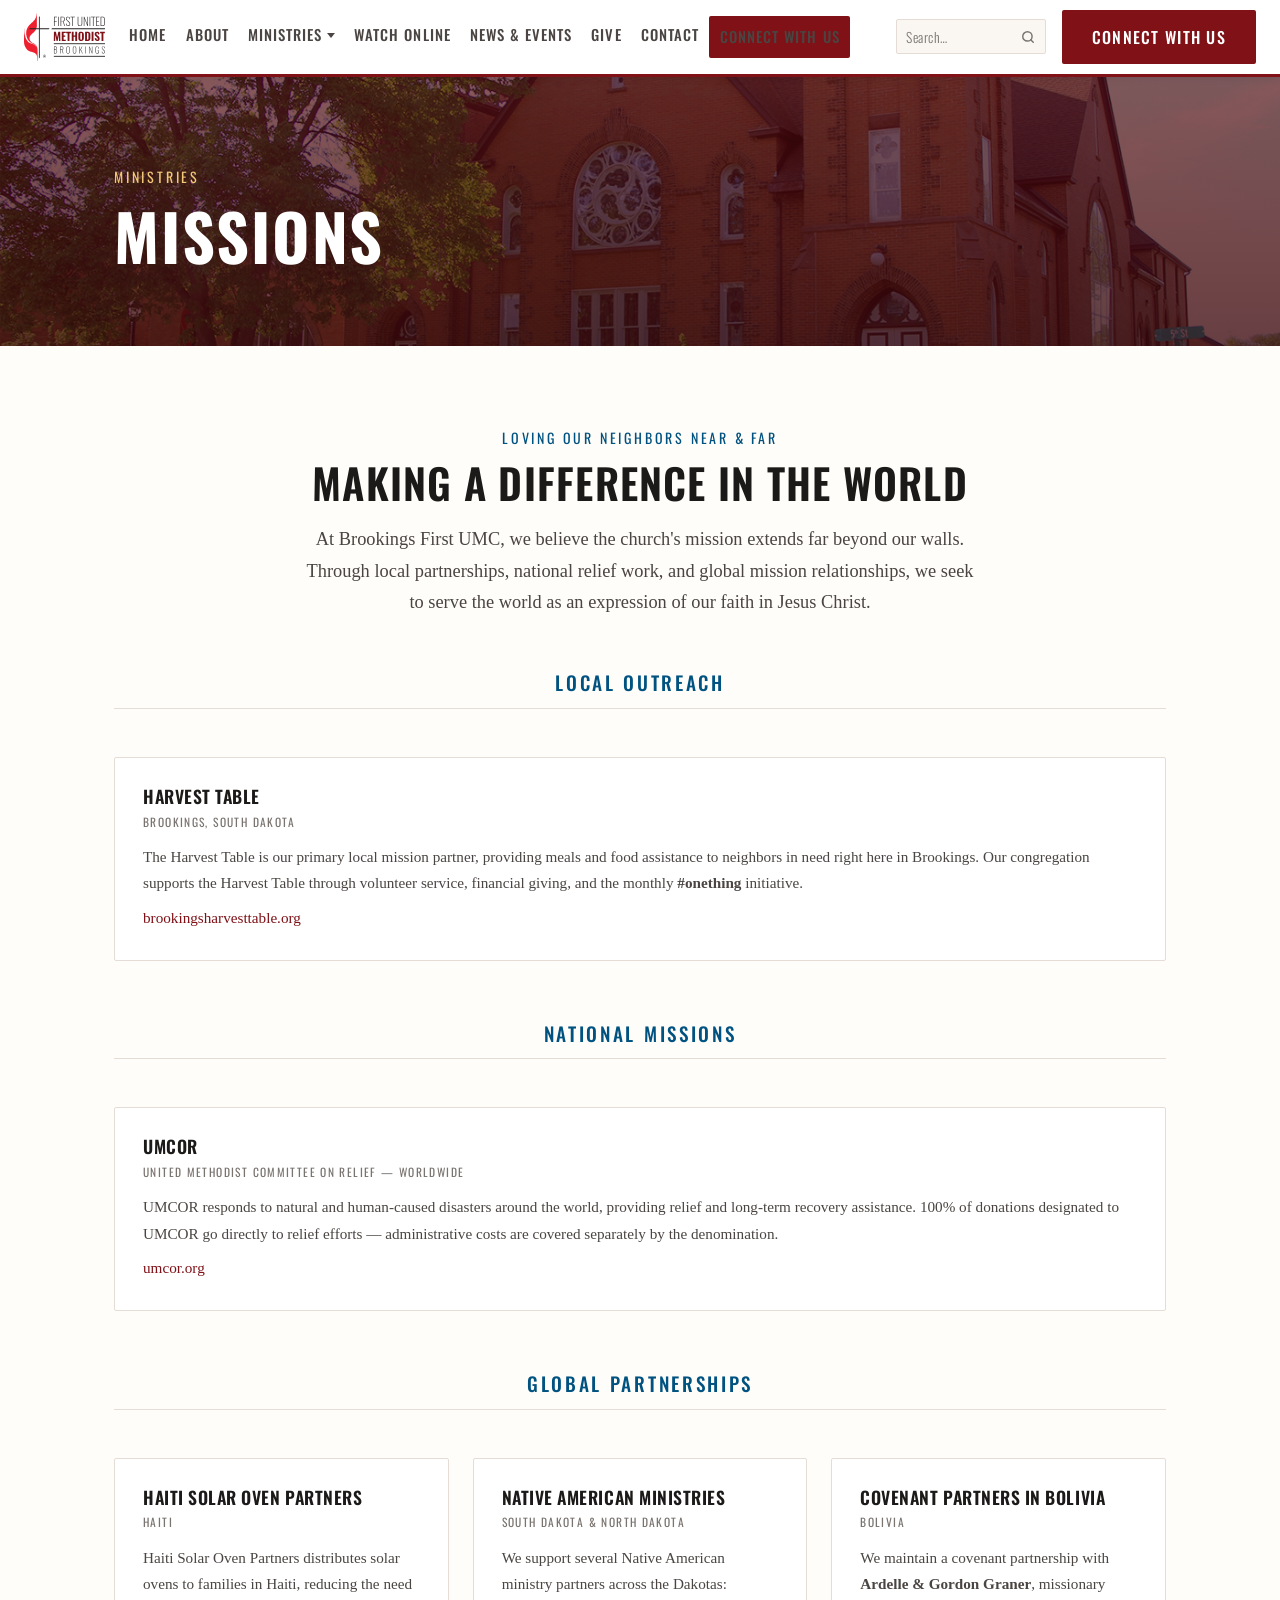
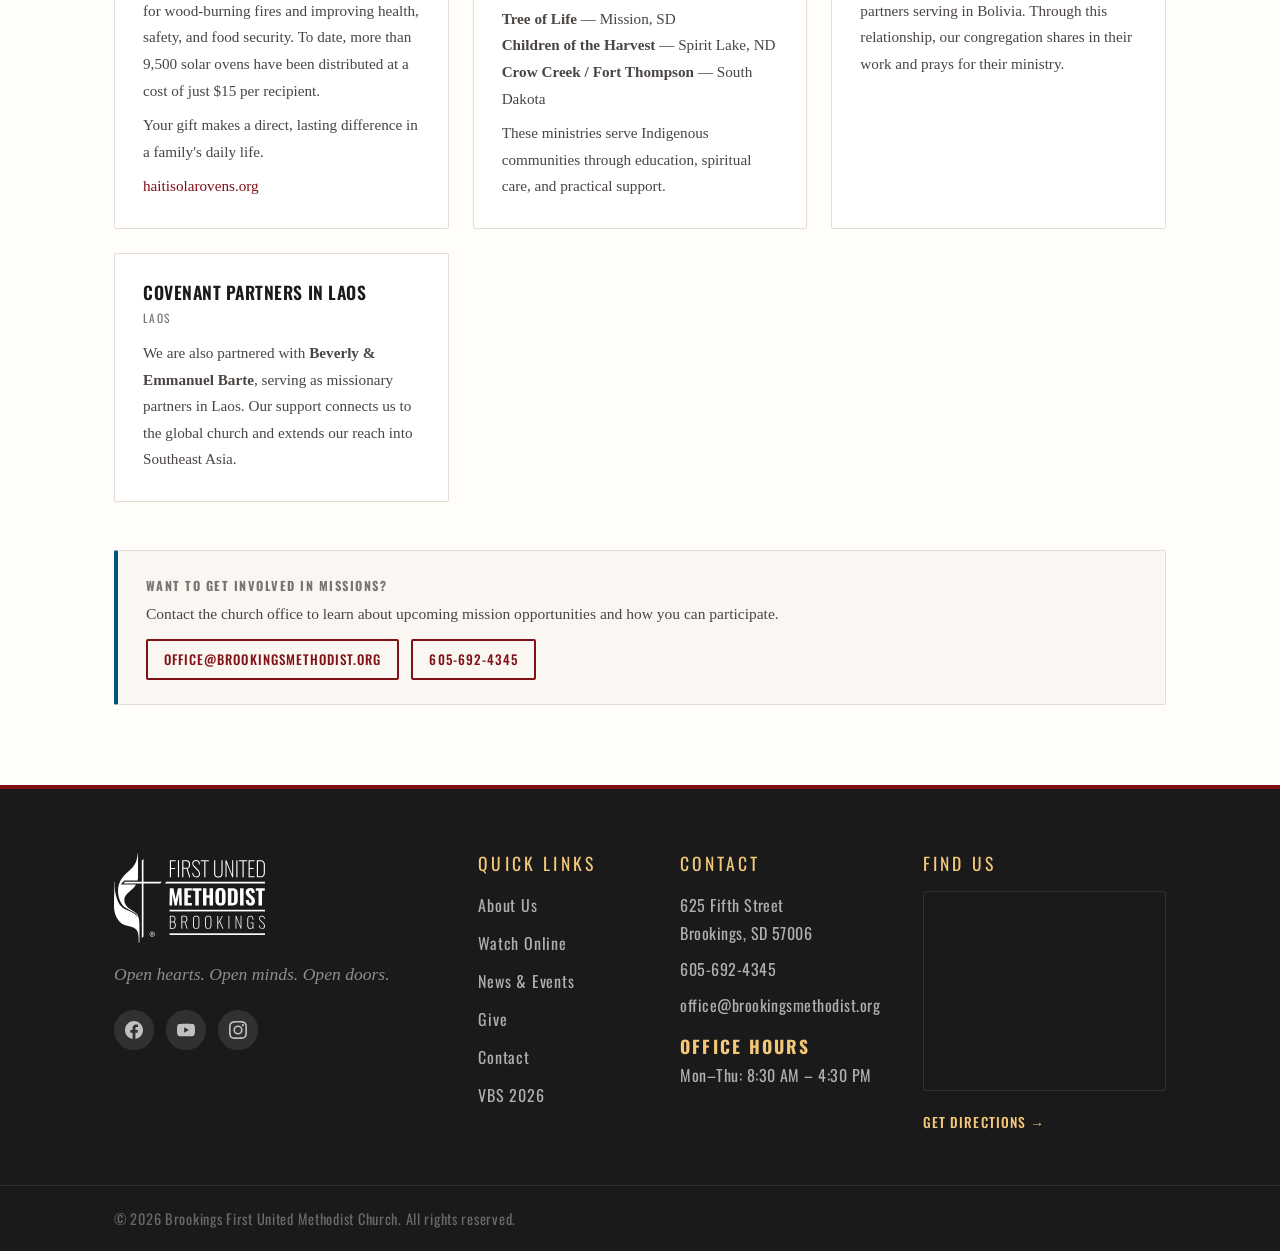
<file: missions.html>
<!DOCTYPE html>
<html lang="en">
<head>
  <meta charset="UTF-8" />
  <meta name="viewport" content="width=device-width, initial-scale=1.0" />
  <title>Missions — Brookings First UMC</title>
  <link rel="preconnect" href="https://fonts.googleapis.com" />
  <link rel="preconnect" href="https://fonts.gstatic.com" crossorigin />
  <link href="https://fonts.googleapis.com/css2?family=Oswald:wght@300;400;500;600;700&family=Gentium+Basic:ital,wght@0,400;0,700;1,400;1,700&display=swap" rel="stylesheet" />
  <link rel="stylesheet" href="style.css" />
</head>
<body>

  <header class="site-header">
    <div class="container nav-inner">
      <a href="index.html" class="logo">
        <img src="images/FirstHorizontal-FullColor.svg" alt="First United Methodist Church Brookings" />
      </a>
      <nav>
        <ul class="nav-links">
          <li><a href="index.html">Home</a></li>
          <li><a href="about.html">About</a></li>
          <li class="nav-dropdown">
            <span class="nav-dropdown-toggle">Ministries</span>
            <ul class="nav-dropdown-menu">
              <li><a href="children.html">Children</a></li>
              <li><a href="youth.html">Youth</a></li>
              <li><a href="adults.html">Adults</a></li>
              <li><a href="music.html">Music</a></li>
              <li><a href="missions.html" class="active">Missions</a></li>
            </ul>
          </li>
          <li><a href="watch.html">Watch Online</a></li>
          <li><a href="news-events.html">News &amp; Events</a></li>
          <li><a href="give.html">Give</a></li>
          <li><a href="contact.html">Contact</a></li>
        </ul>
      </nav>
      <form class="site-search" action="https://www.google.com/search" method="get" target="_blank" role="search">
        <input type="hidden" name="sitesearch" value="brookingsmethodist.org" />
        <div class="search-wrap">
          <input class="search-input" type="search" name="q" placeholder="Search…" aria-label="Search site" />
          <button class="search-btn" type="submit" aria-label="Submit search">
            <svg xmlns="http://www.w3.org/2000/svg" viewBox="0 0 24 24" fill="none" stroke="currentColor" stroke-width="2.5" stroke-linecap="round" stroke-linejoin="round"><circle cx="11" cy="11" r="8"/><line x1="21" y1="21" x2="16.65" y2="16.65"/></svg>
          </button>
        </div>
      </form>
      <a href="connect.html" class="btn btn-primary">Connect With Us</a>
    </div>
  </header>

  <section class="page-hero has-photo" style="background-image: url('images/building.jpg');">
    <div class="container">
      <p class="eyebrow">Ministries</p>
      <h1>Missions</h1>
    </div>
  </section>

  <section class="section">
    <div class="container">
      <p class="eyebrow center">Loving Our Neighbors Near &amp; Far</p>
      <h2 class="center">Making a Difference in the World</h2>
      <p class="ministry-intro">At Brookings First UMC, we believe the church's mission extends far beyond our walls. Through local partnerships, national relief work, and global mission relationships, we seek to serve the world as an expression of our faith in Jesus Christ.</p>

      <p class="eyebrow eyebrow-section center" style="margin-top: 3rem;">Local Outreach</p>

      <div class="mission-partner-grid">

        <div class="mission-partner-card">
          <h3>Harvest Table</h3>
          <span class="partner-location">Brookings, South Dakota</span>
          <p>The Harvest Table is our primary local mission partner, providing meals and food assistance to neighbors in need right here in Brookings. Our congregation supports the Harvest Table through volunteer service, financial giving, and the monthly <strong>#onething</strong> initiative.</p>
          <p><a href="https://www.brookingsharvesttable.org" target="_blank" rel="noopener">brookingsharvesttable.org</a></p>
        </div>

      </div>

      <p class="eyebrow eyebrow-section center" style="margin-top: 3.5rem;">National Missions</p>

      <div class="mission-partner-grid">

        <div class="mission-partner-card">
          <h3>UMCOR</h3>
          <span class="partner-location">United Methodist Committee on Relief — Worldwide</span>
          <p>UMCOR responds to natural and human-caused disasters around the world, providing relief and long-term recovery assistance. 100% of donations designated to UMCOR go directly to relief efforts — administrative costs are covered separately by the denomination.</p>
          <p><a href="https://www.umcor.org" target="_blank" rel="noopener">umcor.org</a></p>
        </div>

      </div>

      <p class="eyebrow eyebrow-section center" style="margin-top: 3.5rem;">Global Partnerships</p>

      <div class="mission-partner-grid">

        <div class="mission-partner-card">
          <h3>Haiti Solar Oven Partners</h3>
          <span class="partner-location">Haiti</span>
          <p>Haiti Solar Oven Partners distributes solar ovens to families in Haiti, reducing the need for wood-burning fires and improving health, safety, and food security. To date, more than 9,500 solar ovens have been distributed at a cost of just $15 per recipient.</p>
          <p>Your gift makes a direct, lasting difference in a family's daily life.</p>
          <p><a href="https://www.haitisolarovens.org" target="_blank" rel="noopener">haitisolarovens.org</a></p>
        </div>

        <div class="mission-partner-card">
          <h3>Native American Ministries</h3>
          <span class="partner-location">South Dakota &amp; North Dakota</span>
          <p>We support several Native American ministry partners across the Dakotas:</p>
          <p><strong>Tree of Life</strong> — Mission, SD<br />
          <strong>Children of the Harvest</strong> — Spirit Lake, ND<br />
          <strong>Crow Creek / Fort Thompson</strong> — South Dakota</p>
          <p>These ministries serve Indigenous communities through education, spiritual care, and practical support.</p>
        </div>

        <div class="mission-partner-card">
          <h3>Covenant Partners in Bolivia</h3>
          <span class="partner-location">Bolivia</span>
          <p>We maintain a covenant partnership with <strong>Ardelle &amp; Gordon Graner</strong>, missionary partners serving in Bolivia. Through this relationship, our congregation shares in their work and prays for their ministry.</p>
        </div>

        <div class="mission-partner-card">
          <h3>Covenant Partners in Laos</h3>
          <span class="partner-location">Laos</span>
          <p>We are also partnered with <strong>Beverly &amp; Emmanuel Barte</strong>, serving as missionary partners in Laos. Our support connects us to the global church and extends our reach into Southeast Asia.</p>
        </div>

      </div>

      <div class="ministry-contact-bar" style="margin-top: 3rem;">
        <div>
          <strong class="contact-bar-label">Want to Get Involved in Missions?</strong>
          <p>Contact the church office to learn about upcoming mission opportunities and how you can participate.</p>
          <div class="contact-actions">
            <a href="mailto:office@brookingsmethodist.org" class="btn btn-secondary" style="font-size:0.82rem; padding:0.45rem 1rem;">office@brookingsmethodist.org</a>
            <a href="tel:6056924345" class="btn btn-secondary" style="font-size:0.82rem; padding:0.45rem 1rem;">605-692-4345</a>
          </div>
        </div>
      </div>

    </div>
  </section>

  <footer class="site-footer">
    <div class="container footer-inner">
      <div class="footer-brand">
        <img src="images/FirstHorizontal-W.svg" alt="First United Methodist Church Brookings" class="footer-logo" />
        <p>Open hearts. Open minds. Open doors.</p>
        <div class="social-icons">
          <a href="https://www.facebook.com/FUMCBrookings" target="_blank" rel="noopener" aria-label="Facebook" class="social-icon">
            <svg xmlns="http://www.w3.org/2000/svg" viewBox="0 0 24 24" fill="currentColor"><path d="M24 12.073C24 5.405 18.627 0 12 0S0 5.405 0 12.073C0 18.1 4.388 23.094 10.125 24v-8.437H7.078v-3.49h3.047V9.41c0-3.025 1.792-4.697 4.533-4.697 1.312 0 2.686.236 2.686.236v2.97h-1.513c-1.491 0-1.956.93-1.956 1.886v2.268h3.328l-.532 3.49h-2.796V24C19.612 23.094 24 18.1 24 12.073z"/></svg>
          </a>
          <a href="https://www.youtube.com/@brookingsfumc" target="_blank" rel="noopener" aria-label="YouTube" class="social-icon">
            <svg xmlns="http://www.w3.org/2000/svg" viewBox="0 0 24 24" fill="currentColor"><path d="M23.498 6.186a3.016 3.016 0 0 0-2.122-2.136C19.505 3.545 12 3.545 12 3.545s-7.505 0-9.377.505A3.017 3.017 0 0 0 .502 6.186C0 8.07 0 12 0 12s0 3.93.502 5.814a3.016 3.016 0 0 0 2.122 2.136c1.871.505 9.376.505 9.376.505s7.505 0 9.377-.505a3.015 3.015 0 0 0 2.122-2.136C24 15.93 24 12 24 12s0-3.93-.502-5.814zM9.545 15.568V8.432L15.818 12l-6.273 3.568z"/></svg>
          </a>
          <a href="https://www.instagram.com/brookingsfumc" target="_blank" rel="noopener" aria-label="Instagram" class="social-icon">
            <svg xmlns="http://www.w3.org/2000/svg" viewBox="0 0 24 24" fill="currentColor"><path d="M12 2.163c3.204 0 3.584.012 4.85.07 3.252.148 4.771 1.691 4.919 4.919.058 1.265.069 1.645.069 4.849 0 3.205-.012 3.584-.069 4.849-.149 3.225-1.664 4.771-4.919 4.919-1.266.058-1.644.07-4.85.07-3.204 0-3.584-.012-4.849-.07-3.26-.149-4.771-1.699-4.919-4.92-.058-1.265-.07-1.644-.07-4.849 0-3.204.013-3.583.07-4.849.149-3.227 1.664-4.771 4.919-4.919 1.266-.057 1.645-.069 4.849-.069zM12 0C8.741 0 8.333.014 7.053.072 2.695.272.273 2.69.073 7.052.014 8.333 0 8.741 0 12c0 3.259.014 3.668.072 4.948.2 4.358 2.618 6.78 6.98 6.98C8.333 23.986 8.741 24 12 24c3.259 0 3.668-.014 4.948-.072 4.354-.2 6.782-2.618 6.979-6.98.059-1.28.073-1.689.073-4.948 0-3.259-.014-3.667-.072-4.947-.196-4.354-2.617-6.78-6.979-6.98C15.668.014 15.259 0 12 0zm0 5.838a6.162 6.162 0 1 0 0 12.324 6.162 6.162 0 0 0 0-12.324zM12 16a4 4 0 1 1 0-8 4 4 0 0 1 0 8zm6.406-11.845a1.44 1.44 0 1 0 0 2.881 1.44 1.44 0 0 0 0-2.881z"/></svg>
          </a>
        </div>
      </div>
      <div class="footer-links">
        <h4>Quick Links</h4>
        <ul>
          <li><a href="about.html">About Us</a></li>
          <li><a href="watch.html">Watch Online</a></li>
          <li><a href="news-events.html">News &amp; Events</a></li>
          <li><a href="give.html">Give</a></li>
          <li><a href="contact.html">Contact</a></li>
          <li><a href="vbs.html">VBS 2026</a></li>
        </ul>
      </div>
      <div class="footer-contact">
        <h4>Contact</h4>
        <p>625 Fifth Street<br />Brookings, SD 57006</p>
        <p>605-692-4345</p>
        <p><a href="mailto:office@brookingsmethodist.org">office@brookingsmethodist.org</a></p>
        <p style="margin-top: 0.75rem;"><strong style="color: var(--gold); font-family: var(--font-display); font-size: 1.1rem; letter-spacing: 0.12em; text-transform: uppercase;">Office Hours</strong><br />Mon–Thu: 8:30 AM – 4:30 PM</p>
      </div>
      <div class="footer-map-col">
        <h4>Find Us</h4>
        <div class="footer-map">
          <iframe
            src="https://maps.google.com/maps?q=First+United+Methodist+Church+625+Fifth+Street+Brookings+SD&output=embed"
            title="Brookings First UMC Location"
            loading="lazy"
            allowfullscreen
            referrerpolicy="no-referrer-when-downgrade">
          </iframe>
        </div>
        <a href="https://www.google.com/maps/dir/?api=1&destination=625+Fifth+St,+Brookings,+SD+57006" target="_blank" rel="noopener" class="directions-link">Get Directions →</a>
      </div>
    </div>
    <div class="footer-bottom">
      <div class="container">
        <p>&copy; 2026 Brookings First United Methodist Church. All rights reserved.</p>
      </div>
    </div>
  </footer>

  <script src="nav.js"></script>
</body>
</html>
</file>
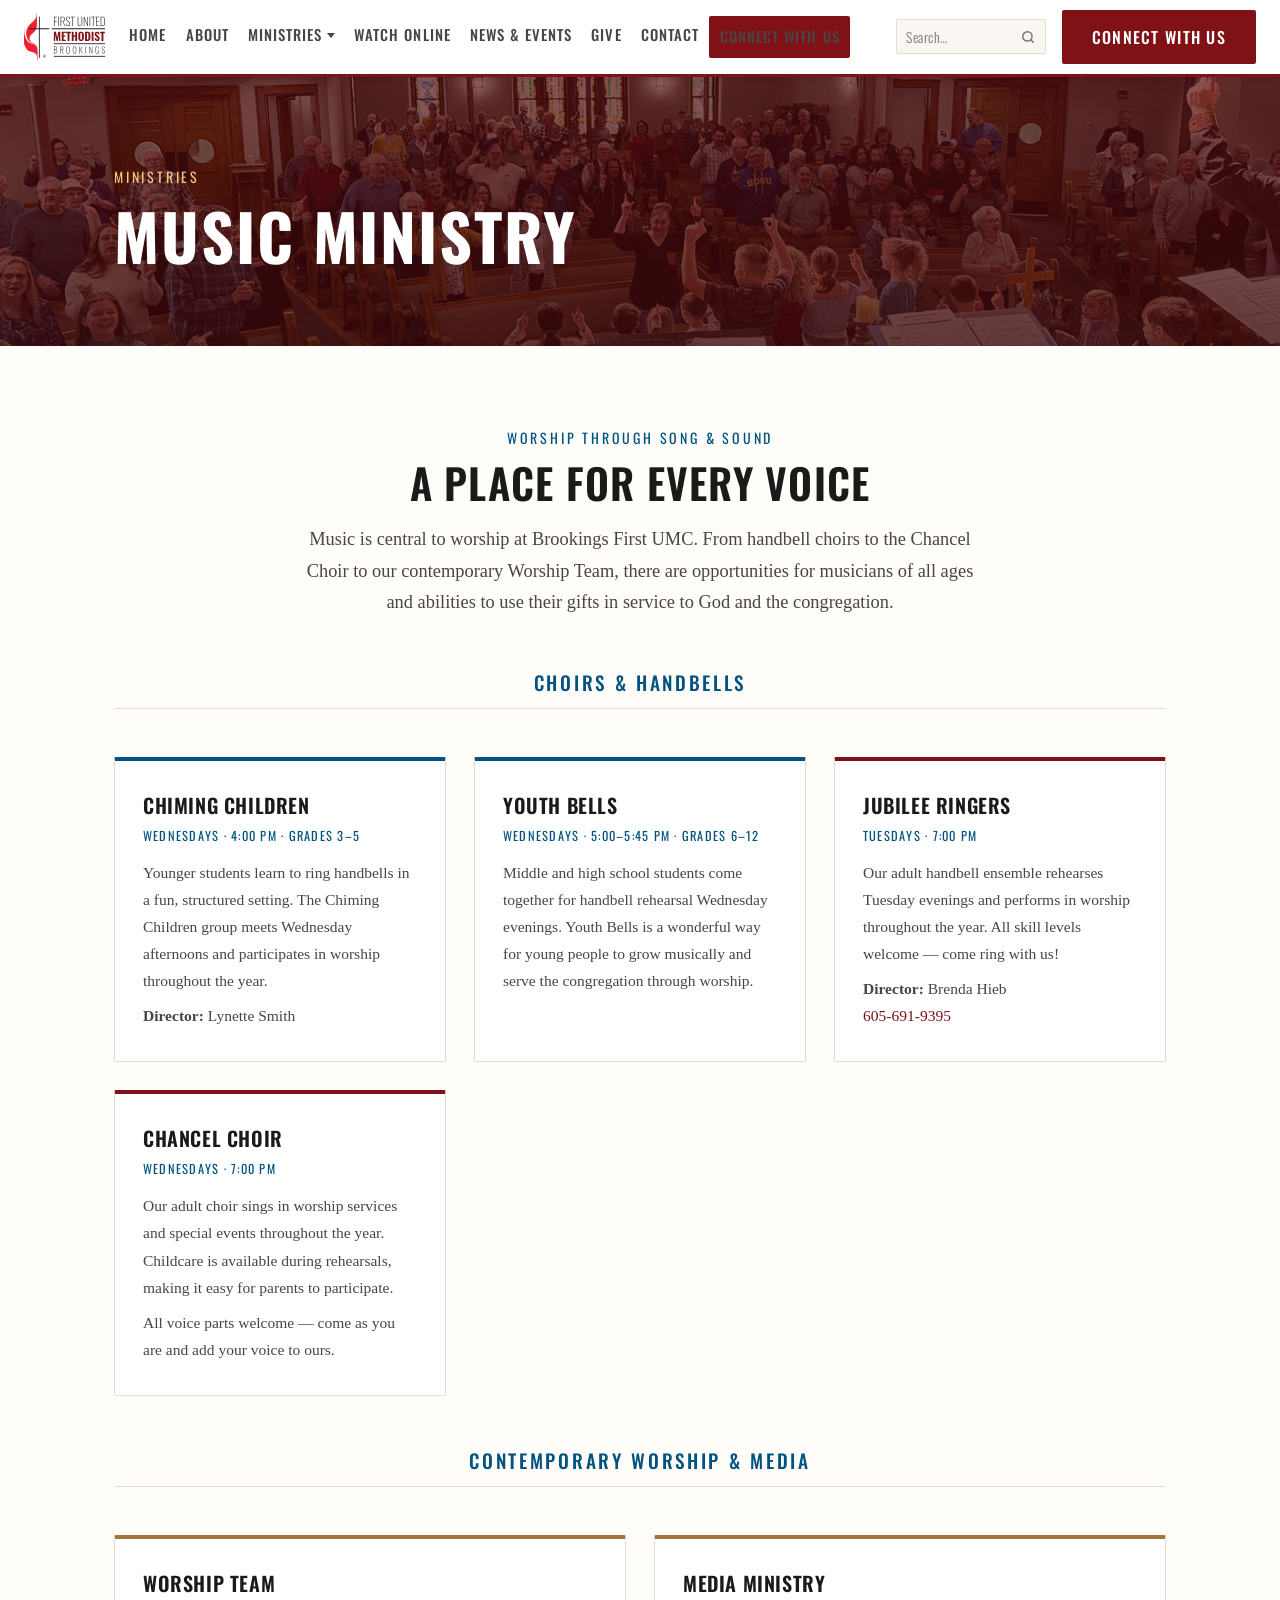
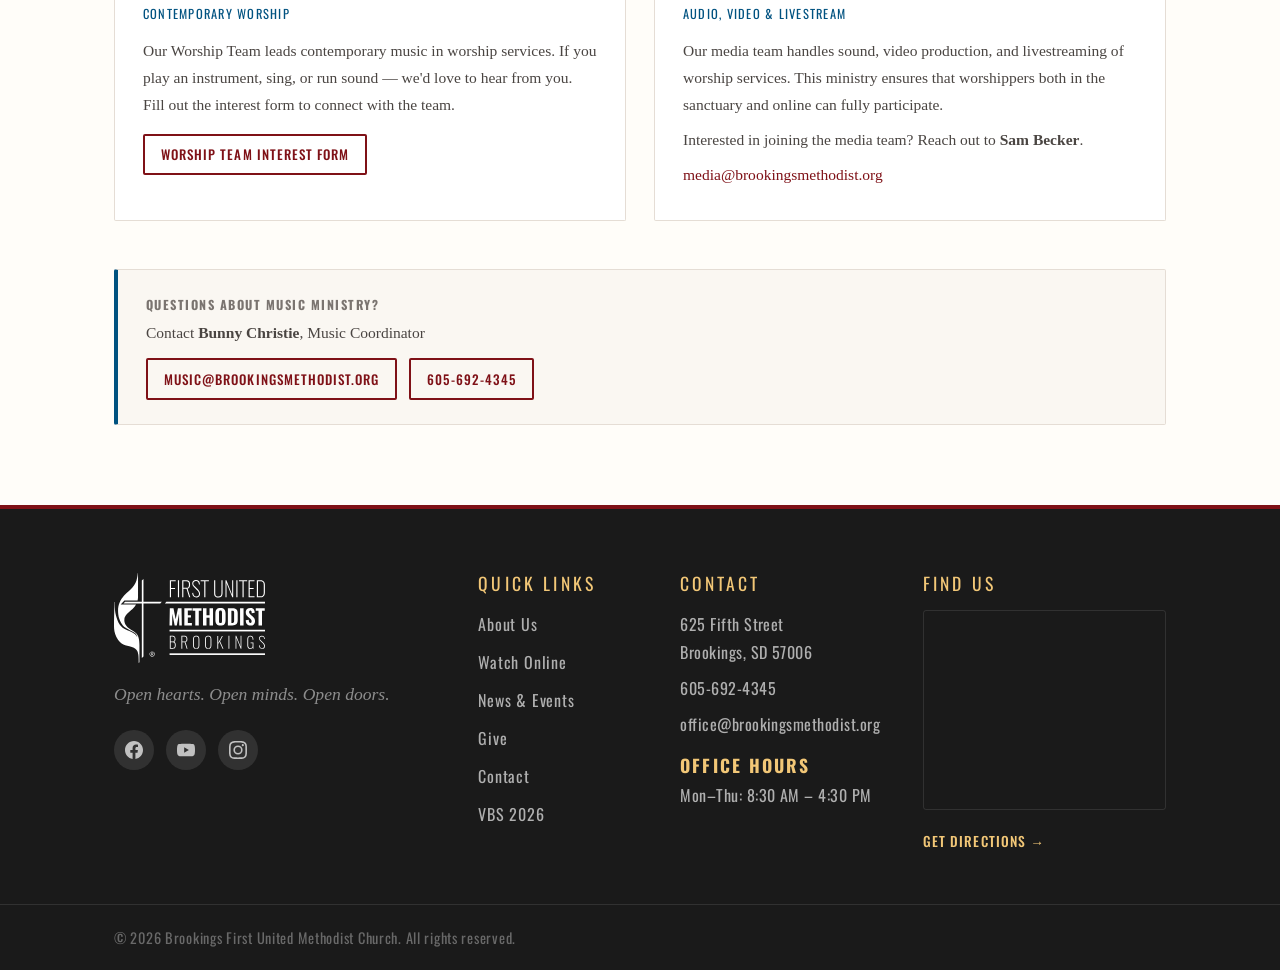
<file: music.html>
<!DOCTYPE html>
<html lang="en">
<head>
  <meta charset="UTF-8" />
  <meta name="viewport" content="width=device-width, initial-scale=1.0" />
  <title>Music Ministry — Brookings First UMC</title>
  <link rel="preconnect" href="https://fonts.googleapis.com" />
  <link rel="preconnect" href="https://fonts.gstatic.com" crossorigin />
  <link href="https://fonts.googleapis.com/css2?family=Oswald:wght@300;400;500;600;700&family=Gentium+Basic:ital,wght@0,400;0,700;1,400;1,700&display=swap" rel="stylesheet" />
  <link rel="stylesheet" href="style.css" />
</head>
<body>

  <header class="site-header">
    <div class="container nav-inner">
      <a href="index.html" class="logo">
        <img src="images/FirstHorizontal-FullColor.svg" alt="First United Methodist Church Brookings" />
      </a>
      <nav>
        <ul class="nav-links">
          <li><a href="index.html">Home</a></li>
          <li><a href="about.html">About</a></li>
          <li class="nav-dropdown">
            <span class="nav-dropdown-toggle">Ministries</span>
            <ul class="nav-dropdown-menu">
              <li><a href="children.html">Children</a></li>
              <li><a href="youth.html">Youth</a></li>
              <li><a href="adults.html">Adults</a></li>
              <li><a href="music.html" class="active">Music</a></li>
              <li><a href="missions.html">Missions</a></li>
            </ul>
          </li>
          <li><a href="watch.html">Watch Online</a></li>
          <li><a href="news-events.html">News &amp; Events</a></li>
          <li><a href="give.html">Give</a></li>
          <li><a href="contact.html">Contact</a></li>
        </ul>
      </nav>
      <form class="site-search" action="https://www.google.com/search" method="get" target="_blank" role="search">
        <input type="hidden" name="sitesearch" value="brookingsmethodist.org" />
        <div class="search-wrap">
          <input class="search-input" type="search" name="q" placeholder="Search…" aria-label="Search site" />
          <button class="search-btn" type="submit" aria-label="Submit search">
            <svg xmlns="http://www.w3.org/2000/svg" viewBox="0 0 24 24" fill="none" stroke="currentColor" stroke-width="2.5" stroke-linecap="round" stroke-linejoin="round"><circle cx="11" cy="11" r="8"/><line x1="21" y1="21" x2="16.65" y2="16.65"/></svg>
          </button>
        </div>
      </form>
      <a href="connect.html" class="btn btn-primary">Connect With Us</a>
    </div>
  </header>

  <section class="page-hero has-photo" style="background-image: url('images/congregation.jpg');">
    <div class="container">
      <p class="eyebrow">Ministries</p>
      <h1>Music Ministry</h1>
    </div>
  </section>

  <section class="section">
    <div class="container">
      <p class="eyebrow center">Worship Through Song &amp; Sound</p>
      <h2 class="center">A Place for Every Voice</h2>
      <p class="ministry-intro">Music is central to worship at Brookings First UMC. From handbell choirs to the Chancel Choir to our contemporary Worship Team, there are opportunities for musicians of all ages and abilities to use their gifts in service to God and the congregation.</p>

      <p class="eyebrow eyebrow-section center" style="margin-top: 3rem;">Choirs &amp; Handbells</p>

      <div class="ministry-grid">

        <div class="ministry-card">
          <h3>Chiming Children</h3>
          <span class="ministry-meta">Wednesdays · 4:00 PM · Grades 3–5</span>
          <p>Younger students learn to ring handbells in a fun, structured setting. The Chiming Children group meets Wednesday afternoons and participates in worship throughout the year.</p>
          <p><strong>Director:</strong> Lynette Smith</p>
        </div>

        <div class="ministry-card">
          <h3>Youth Bells</h3>
          <span class="ministry-meta">Wednesdays · 5:00–5:45 PM · Grades 6–12</span>
          <p>Middle and high school students come together for handbell rehearsal Wednesday evenings. Youth Bells is a wonderful way for young people to grow musically and serve the congregation through worship.</p>
        </div>

        <div class="ministry-card accent-red">
          <h3>Jubilee Ringers</h3>
          <span class="ministry-meta">Tuesdays · 7:00 PM</span>
          <p>Our adult handbell ensemble rehearses Tuesday evenings and performs in worship throughout the year. All skill levels welcome — come ring with us!</p>
          <p><strong>Director:</strong> Brenda Hieb<br />
          <a href="tel:6056919395">605-691-9395</a></p>
        </div>

        <div class="ministry-card accent-red">
          <h3>Chancel Choir</h3>
          <span class="ministry-meta">Wednesdays · 7:00 PM</span>
          <p>Our adult choir sings in worship services and special events throughout the year. Childcare is available during rehearsals, making it easy for parents to participate.</p>
          <p>All voice parts welcome — come as you are and add your voice to ours.</p>
        </div>

      </div>

      <p class="eyebrow eyebrow-section center" style="margin-top: 3rem;">Contemporary Worship &amp; Media</p>

      <div class="ministry-grid">

        <div class="ministry-card accent-gold">
          <h3>Worship Team</h3>
          <span class="ministry-meta">Contemporary Worship</span>
          <p>Our Worship Team leads contemporary music in worship services. If you play an instrument, sing, or run sound — we'd love to hear from you. Fill out the interest form to connect with the team.</p>
          <p style="margin-top: 1rem;"><a href="https://docs.google.com/forms/d/e/1FAIpQLScBG1S9ZBjZfaV6hXzSm-sF2W6vXl_3Y0h8PMXVpOpNi0tF9g/viewform" target="_blank" rel="noopener" class="btn btn-secondary" style="font-size:0.82rem; padding:0.45rem 1rem;">Worship Team Interest Form</a></p>
        </div>

        <div class="ministry-card accent-gold">
          <h3>Media Ministry</h3>
          <span class="ministry-meta">Audio, Video &amp; Livestream</span>
          <p>Our media team handles sound, video production, and livestreaming of worship services. This ministry ensures that worshippers both in the sanctuary and online can fully participate.</p>
          <p>Interested in joining the media team? Reach out to <strong>Sam Becker</strong>.</p>
          <p><a href="mailto:media@brookingsmethodist.org">media@brookingsmethodist.org</a></p>
        </div>

      </div>

      <div class="ministry-contact-bar">
        <div>
          <strong class="contact-bar-label">Questions about Music Ministry?</strong>
          <p>Contact <strong>Bunny Christie</strong>, Music Coordinator</p>
          <div class="contact-actions">
            <a href="mailto:music@brookingsmethodist.org" class="btn btn-secondary" style="font-size:0.82rem; padding:0.45rem 1rem;">music@brookingsmethodist.org</a>
            <a href="tel:6056924345" class="btn btn-secondary" style="font-size:0.82rem; padding:0.45rem 1rem;">605-692-4345</a>
          </div>
        </div>
      </div>

    </div>
  </section>

  <footer class="site-footer">
    <div class="container footer-inner">
      <div class="footer-brand">
        <img src="images/FirstHorizontal-W.svg" alt="First United Methodist Church Brookings" class="footer-logo" />
        <p>Open hearts. Open minds. Open doors.</p>
        <div class="social-icons">
          <a href="https://www.facebook.com/FUMCBrookings" target="_blank" rel="noopener" aria-label="Facebook" class="social-icon">
            <svg xmlns="http://www.w3.org/2000/svg" viewBox="0 0 24 24" fill="currentColor"><path d="M24 12.073C24 5.405 18.627 0 12 0S0 5.405 0 12.073C0 18.1 4.388 23.094 10.125 24v-8.437H7.078v-3.49h3.047V9.41c0-3.025 1.792-4.697 4.533-4.697 1.312 0 2.686.236 2.686.236v2.97h-1.513c-1.491 0-1.956.93-1.956 1.886v2.268h3.328l-.532 3.49h-2.796V24C19.612 23.094 24 18.1 24 12.073z"/></svg>
          </a>
          <a href="https://www.youtube.com/@brookingsfumc" target="_blank" rel="noopener" aria-label="YouTube" class="social-icon">
            <svg xmlns="http://www.w3.org/2000/svg" viewBox="0 0 24 24" fill="currentColor"><path d="M23.498 6.186a3.016 3.016 0 0 0-2.122-2.136C19.505 3.545 12 3.545 12 3.545s-7.505 0-9.377.505A3.017 3.017 0 0 0 .502 6.186C0 8.07 0 12 0 12s0 3.93.502 5.814a3.016 3.016 0 0 0 2.122 2.136c1.871.505 9.376.505 9.376.505s7.505 0 9.377-.505a3.015 3.015 0 0 0 2.122-2.136C24 15.93 24 12 24 12s0-3.93-.502-5.814zM9.545 15.568V8.432L15.818 12l-6.273 3.568z"/></svg>
          </a>
          <a href="https://www.instagram.com/brookingsfumc" target="_blank" rel="noopener" aria-label="Instagram" class="social-icon">
            <svg xmlns="http://www.w3.org/2000/svg" viewBox="0 0 24 24" fill="currentColor"><path d="M12 2.163c3.204 0 3.584.012 4.85.07 3.252.148 4.771 1.691 4.919 4.919.058 1.265.069 1.645.069 4.849 0 3.205-.012 3.584-.069 4.849-.149 3.225-1.664 4.771-4.919 4.919-1.266.058-1.644.07-4.85.07-3.204 0-3.584-.012-4.849-.07-3.26-.149-4.771-1.699-4.919-4.92-.058-1.265-.07-1.644-.07-4.849 0-3.204.013-3.583.07-4.849.149-3.227 1.664-4.771 4.919-4.919 1.266-.057 1.645-.069 4.849-.069zM12 0C8.741 0 8.333.014 7.053.072 2.695.272.273 2.69.073 7.052.014 8.333 0 8.741 0 12c0 3.259.014 3.668.072 4.948.2 4.358 2.618 6.78 6.98 6.98C8.333 23.986 8.741 24 12 24c3.259 0 3.668-.014 4.948-.072 4.354-.2 6.782-2.618 6.979-6.98.059-1.28.073-1.689.073-4.948 0-3.259-.014-3.667-.072-4.947-.196-4.354-2.617-6.78-6.979-6.98C15.668.014 15.259 0 12 0zm0 5.838a6.162 6.162 0 1 0 0 12.324 6.162 6.162 0 0 0 0-12.324zM12 16a4 4 0 1 1 0-8 4 4 0 0 1 0 8zm6.406-11.845a1.44 1.44 0 1 0 0 2.881 1.44 1.44 0 0 0 0-2.881z"/></svg>
          </a>
        </div>
      </div>
      <div class="footer-links">
        <h4>Quick Links</h4>
        <ul>
          <li><a href="about.html">About Us</a></li>
          <li><a href="watch.html">Watch Online</a></li>
          <li><a href="news-events.html">News &amp; Events</a></li>
          <li><a href="give.html">Give</a></li>
          <li><a href="contact.html">Contact</a></li>
          <li><a href="vbs.html">VBS 2026</a></li>
        </ul>
      </div>
      <div class="footer-contact">
        <h4>Contact</h4>
        <p>625 Fifth Street<br />Brookings, SD 57006</p>
        <p>605-692-4345</p>
        <p><a href="mailto:office@brookingsmethodist.org">office@brookingsmethodist.org</a></p>
        <p style="margin-top: 0.75rem;"><strong style="color: var(--gold); font-family: var(--font-display); font-size: 1.1rem; letter-spacing: 0.12em; text-transform: uppercase;">Office Hours</strong><br />Mon–Thu: 8:30 AM – 4:30 PM</p>
      </div>
      <div class="footer-map-col">
        <h4>Find Us</h4>
        <div class="footer-map">
          <iframe
            src="https://maps.google.com/maps?q=First+United+Methodist+Church+625+Fifth+Street+Brookings+SD&output=embed"
            title="Brookings First UMC Location"
            loading="lazy"
            allowfullscreen
            referrerpolicy="no-referrer-when-downgrade">
          </iframe>
        </div>
        <a href="https://www.google.com/maps/dir/?api=1&destination=625+Fifth+St,+Brookings,+SD+57006" target="_blank" rel="noopener" class="directions-link">Get Directions →</a>
      </div>
    </div>
    <div class="footer-bottom">
      <div class="container">
        <p>&copy; 2026 Brookings First United Methodist Church. All rights reserved.</p>
      </div>
    </div>
  </footer>

  <script src="nav.js"></script>
</body>
</html>
</file>
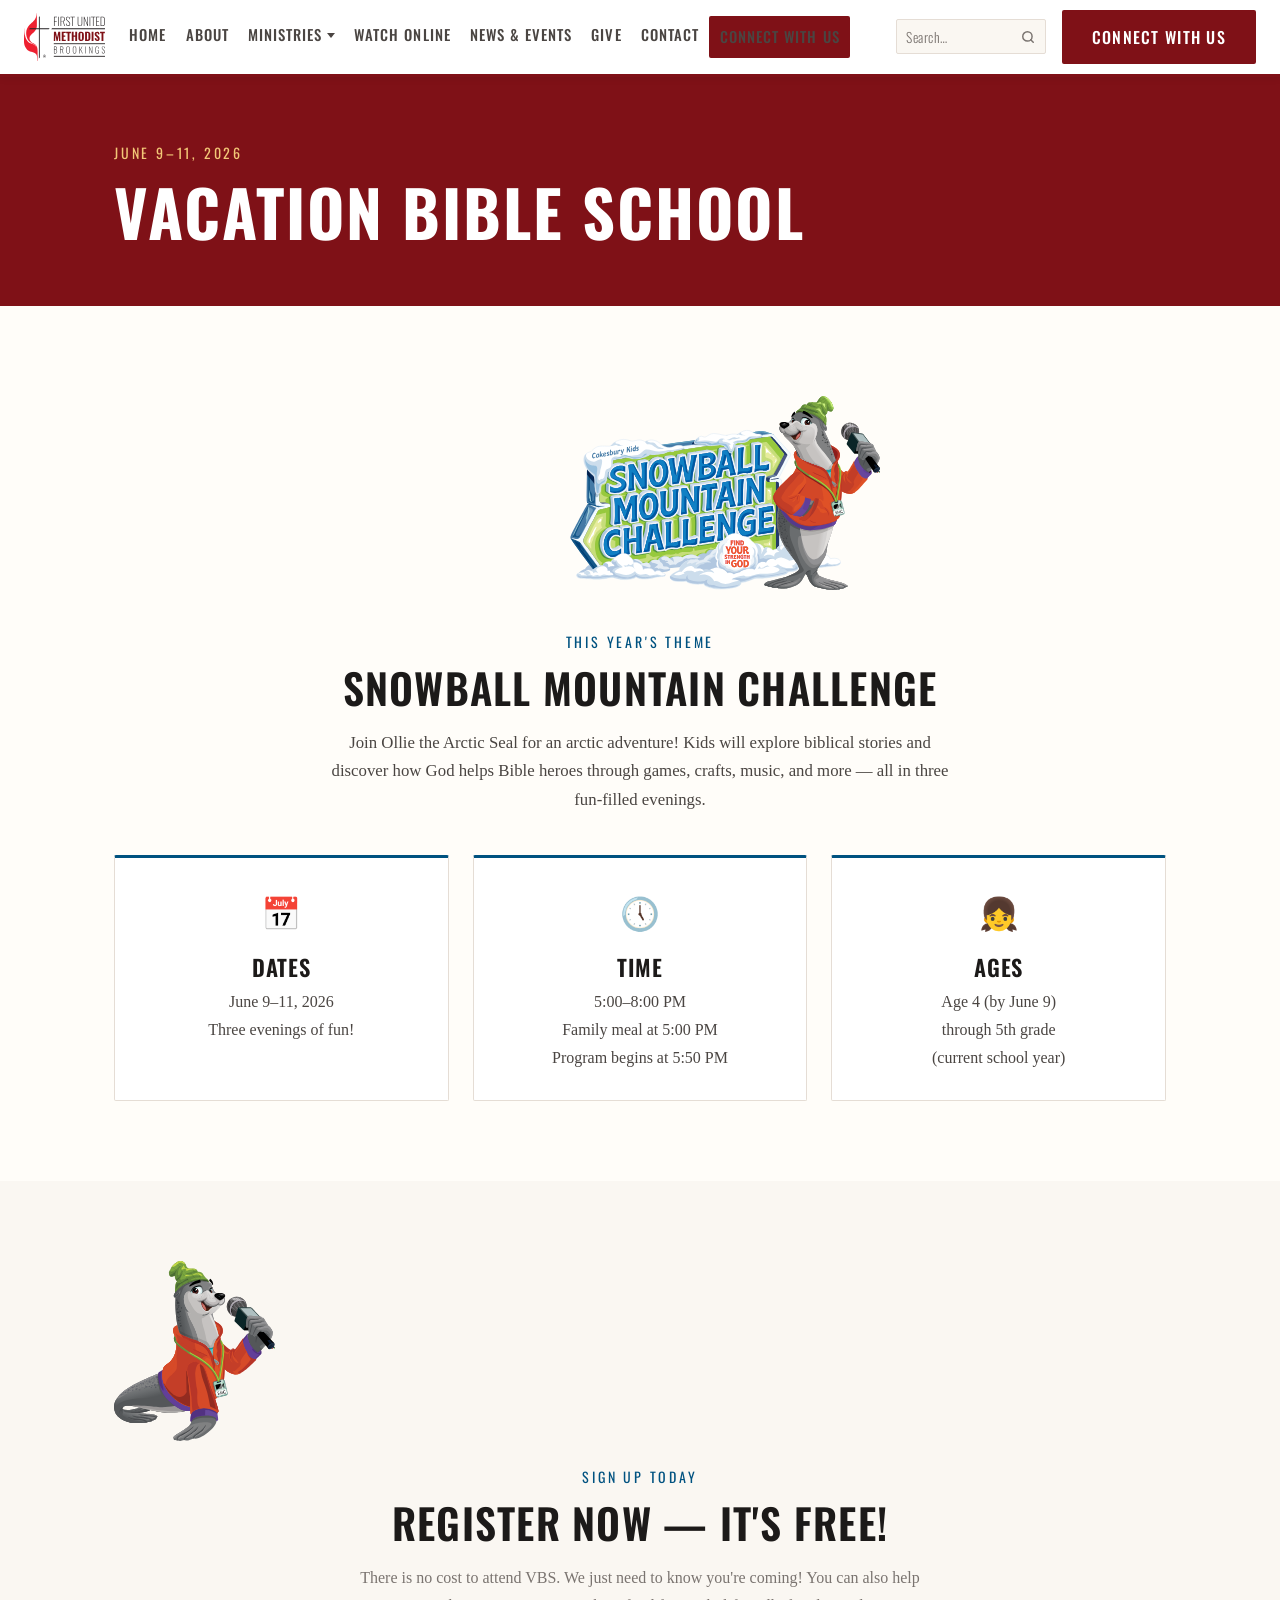
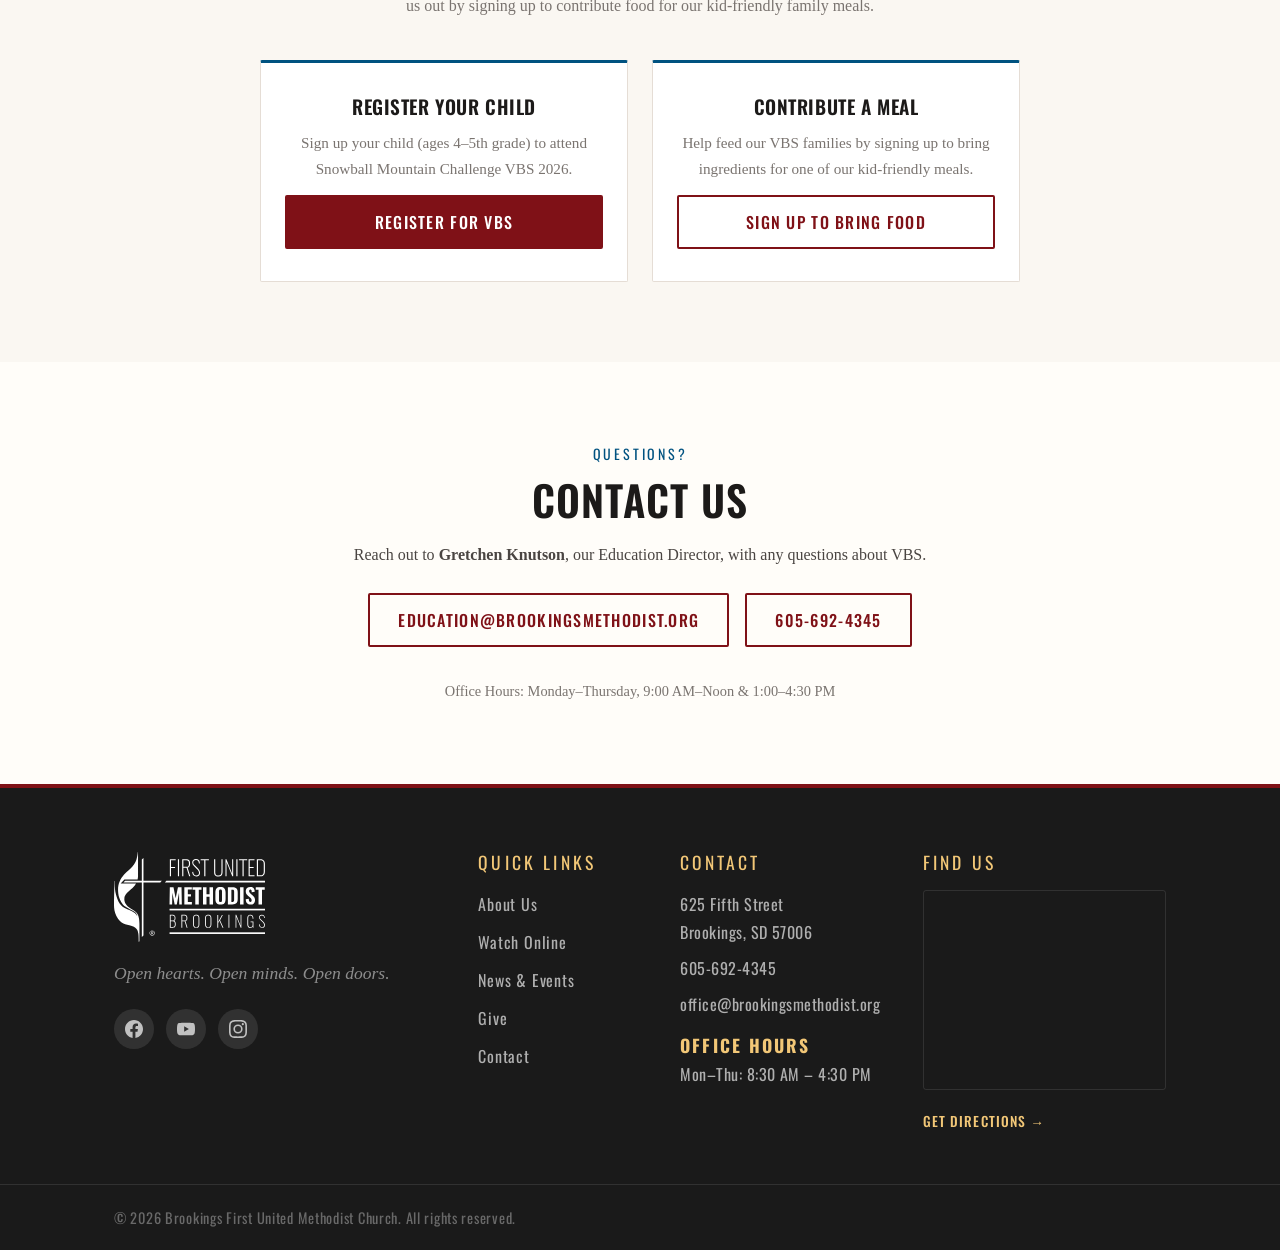
<file: vbs.html>
<!DOCTYPE html>
<html lang="en">
<head>
  <meta charset="UTF-8" />
  <meta name="viewport" content="width=device-width, initial-scale=1.0" />
  <title>Vacation Bible School — Brookings First UMC</title>
  <link rel="preconnect" href="https://fonts.googleapis.com" />
  <link rel="preconnect" href="https://fonts.gstatic.com" crossorigin />
  <link href="https://fonts.googleapis.com/css2?family=Oswald:wght@300;400;500;600;700&family=Gentium+Basic:ital,wght@0,400;0,700;1,400;1,700&display=swap" rel="stylesheet" />
  <link rel="stylesheet" href="style.css" />
</head>
<body>

  <header class="site-header">
    <div class="container nav-inner">
      <a href="index.html" class="logo">
        <img src="images/FirstHorizontal-FullColor.svg" alt="First United Methodist Church Brookings" />
      </a>
      <nav>
        <ul class="nav-links">
          <li><a href="index.html">Home</a></li>
          <li><a href="about.html">About</a></li>
          <li class="nav-dropdown">
            <span class="nav-dropdown-toggle">Ministries</span>
            <ul class="nav-dropdown-menu">
              <li><a href="children.html">Children</a></li>
              <li><a href="youth.html">Youth</a></li>
              <li><a href="adults.html">Adults</a></li>
              <li><a href="music.html">Music</a></li>
              <li><a href="missions.html">Missions</a></li>
            </ul>
          </li>
          <li><a href="watch.html">Watch Online</a></li>
          <li><a href="news-events.html">News &amp; Events</a></li>
          <li><a href="give.html">Give</a></li>
          <li><a href="contact.html">Contact</a></li>
        </ul>
      </nav>
      <form class="site-search" action="https://www.google.com/search" method="get" target="_blank" role="search">
        <input type="hidden" name="sitesearch" value="brookingsmethodist.org" />
        <div class="search-wrap">
          <input class="search-input" type="search" name="q" placeholder="Search…" aria-label="Search site" />
          <button class="search-btn" type="submit" aria-label="Submit search">
            <svg xmlns="http://www.w3.org/2000/svg" viewBox="0 0 24 24" fill="none" stroke="currentColor" stroke-width="2.5" stroke-linecap="round" stroke-linejoin="round"><circle cx="11" cy="11" r="8"/><line x1="21" y1="21" x2="16.65" y2="16.65"/></svg>
          </button>
        </div>
      </form>
      <a href="connect.html" class="btn btn-primary">Connect With Us</a>
    </div>
  </header>

  <section class="page-hero">
    <div class="container">
      <p class="eyebrow">June 9–11, 2026</p>
      <h1>Vacation Bible School</h1>
    </div>
  </section>

  <section class="section">
    <div class="container">

      <div class="vbs-logo-wrap">
        <img src="images/2026_VBS_Logo_Secondary.svg" alt="Snowball Mountain Challenge — VBS 2026" class="vbs-logo" />
      </div>

      <div class="vbs-theme">
        <p class="eyebrow center">This Year's Theme</p>
        <h2 class="center">Snowball Mountain Challenge</h2>
        <p class="vbs-intro">Join Ollie the Arctic Seal for an arctic adventure! Kids will explore biblical stories and discover how God helps Bible heroes through games, crafts, music, and more — all in three fun-filled evenings.</p>
      </div>

      <div class="card-grid thirds" style="margin-top: 2.5rem;">
        <div class="feature-card vbs-info-card">
          <div class="vbs-icon">📅</div>
          <h3>Dates</h3>
          <p>June 9–11, 2026<br />Three evenings of fun!</p>
        </div>
        <div class="feature-card vbs-info-card">
          <div class="vbs-icon">🕔</div>
          <h3>Time</h3>
          <p>5:00–8:00 PM<br />Family meal at 5:00 PM<br />Program begins at 5:50 PM</p>
        </div>
        <div class="feature-card vbs-info-card">
          <div class="vbs-icon">👧</div>
          <h3>Ages</h3>
          <p>Age 4 (by June 9)<br />through 5th grade<br />(current school year)</p>
        </div>
      </div>

    </div>
  </section>

  <section class="section section-light">
    <div class="container">
      <div class="vbs-ollie-wrap">
        <img src="images/2026_VBS_Ollie%2002.svg" alt="Ollie the Arctic Seal" class="vbs-ollie" />
      </div>
      <p class="eyebrow center">Sign Up Today</p>
      <h2 class="center">Register Now — It's Free!</h2>
      <p class="center" style="color: var(--text-light); max-width: 560px; margin: 0 auto 2.5rem;">There is no cost to attend VBS. We just need to know you're coming! You can also help us out by signing up to contribute food for our kid-friendly family meals.</p>
      <div class="vbs-cta-grid">
        <div class="vbs-cta-card">
          <h3>Register Your Child</h3>
          <p>Sign up your child (ages 4–5th grade) to attend Snowball Mountain Challenge VBS 2026.</p>
          <a href="https://www.signupgenius.com/go/5080C49ABA82AA75-62899231-snowball#/" target="_blank" rel="noopener" class="btn btn-primary">Register for VBS</a>
        </div>
        <div class="vbs-cta-card">
          <h3>Contribute a Meal</h3>
          <p>Help feed our VBS families by signing up to bring ingredients for one of our kid-friendly meals.</p>
          <a href="https://www.signupgenius.com/go/9040B4DA5A62EA46-64073198-vbsmeals#/" target="_blank" rel="noopener" class="btn btn-secondary">Sign Up to Bring Food</a>
        </div>
      </div>
    </div>
  </section>

  <section class="section">
    <div class="container narrow">
      <p class="eyebrow center">Questions?</p>
      <h2 class="center">Contact Us</h2>
      <p class="center">Reach out to <strong>Gretchen Knutson</strong>, our Education Director, with any questions about VBS.</p>
      <div class="center" style="margin-top: 1.5rem; display: flex; gap: 1rem; justify-content: center; flex-wrap: wrap;">
        <a href="mailto:education@brookingsmethodist.org" class="btn btn-secondary">education@brookingsmethodist.org</a>
        <a href="tel:6056924345" class="btn btn-secondary">605-692-4345</a>
      </div>
      <p class="center" style="margin-top: 2rem; color: var(--text-light); font-size: 0.9rem;">
        Office Hours: Monday–Thursday, 9:00 AM–Noon &amp; 1:00–4:30 PM
      </p>
    </div>
  </section>

  <footer class="site-footer">
    <div class="container footer-inner">
      <div class="footer-brand">
        <img src="images/FirstHorizontal-W.svg" alt="First United Methodist Church Brookings" class="footer-logo" />
        <p>Open hearts. Open minds. Open doors.</p>
        <div class="social-icons">
          <a href="https://www.facebook.com/FUMCBrookings" target="_blank" rel="noopener" aria-label="Facebook" class="social-icon">
            <svg xmlns="http://www.w3.org/2000/svg" viewBox="0 0 24 24" fill="currentColor"><path d="M24 12.073C24 5.405 18.627 0 12 0S0 5.405 0 12.073C0 18.1 4.388 23.094 10.125 24v-8.437H7.078v-3.49h3.047V9.41c0-3.025 1.792-4.697 4.533-4.697 1.312 0 2.686.236 2.686.236v2.97h-1.513c-1.491 0-1.956.93-1.956 1.886v2.268h3.328l-.532 3.49h-2.796V24C19.612 23.094 24 18.1 24 12.073z"/></svg>
          </a>
          <a href="https://www.youtube.com/@brookingsfumc" target="_blank" rel="noopener" aria-label="YouTube" class="social-icon">
            <svg xmlns="http://www.w3.org/2000/svg" viewBox="0 0 24 24" fill="currentColor"><path d="M23.498 6.186a3.016 3.016 0 0 0-2.122-2.136C19.505 3.545 12 3.545 12 3.545s-7.505 0-9.377.505A3.017 3.017 0 0 0 .502 6.186C0 8.07 0 12 0 12s0 3.93.502 5.814a3.016 3.016 0 0 0 2.122 2.136c1.871.505 9.376.505 9.376.505s7.505 0 9.377-.505a3.015 3.015 0 0 0 2.122-2.136C24 15.93 24 12 24 12s0-3.93-.502-5.814zM9.545 15.568V8.432L15.818 12l-6.273 3.568z"/></svg>
          </a>
          <a href="https://www.instagram.com/brookingsfumc" target="_blank" rel="noopener" aria-label="Instagram" class="social-icon">
            <svg xmlns="http://www.w3.org/2000/svg" viewBox="0 0 24 24" fill="currentColor"><path d="M12 2.163c3.204 0 3.584.012 4.85.07 3.252.148 4.771 1.691 4.919 4.919.058 1.265.069 1.645.069 4.849 0 3.205-.012 3.584-.069 4.849-.149 3.225-1.664 4.771-4.919 4.919-1.266.058-1.644.07-4.85.07-3.204 0-3.584-.012-4.849-.07-3.26-.149-4.771-1.699-4.919-4.92-.058-1.265-.07-1.644-.07-4.849 0-3.204.013-3.583.07-4.849.149-3.227 1.664-4.771 4.919-4.919 1.266-.057 1.645-.069 4.849-.069zM12 0C8.741 0 8.333.014 7.053.072 2.695.272.273 2.69.073 7.052.014 8.333 0 8.741 0 12c0 3.259.014 3.668.072 4.948.2 4.358 2.618 6.78 6.98 6.98C8.333 23.986 8.741 24 12 24c3.259 0 3.668-.014 4.948-.072 4.354-.2 6.782-2.618 6.979-6.98.059-1.28.073-1.689.073-4.948 0-3.259-.014-3.667-.072-4.947-.196-4.354-2.617-6.78-6.979-6.98C15.668.014 15.259 0 12 0zm0 5.838a6.162 6.162 0 1 0 0 12.324 6.162 6.162 0 0 0 0-12.324zM12 16a4 4 0 1 1 0-8 4 4 0 0 1 0 8zm6.406-11.845a1.44 1.44 0 1 0 0 2.881 1.44 1.44 0 0 0 0-2.881z"/></svg>
          </a>
        </div>
      </div>
      <div class="footer-links">
        <h4>Quick Links</h4>
        <ul>
          <li><a href="about.html">About Us</a></li>
          <li><a href="watch.html">Watch Online</a></li>
          <li><a href="news-events.html">News &amp; Events</a></li>
          <li><a href="give.html">Give</a></li>
          <li><a href="contact.html">Contact</a></li>
        </ul>
      </div>
      <div class="footer-contact">
        <h4>Contact</h4>
        <p>625 Fifth Street<br />Brookings, SD 57006</p>
        <p>605-692-4345</p>
        <p><a href="mailto:office@brookingsmethodist.org">office@brookingsmethodist.org</a></p>
        <p style="margin-top: 0.75rem;"><strong style="color: var(--gold); font-family: var(--font-display); font-size: 1.1rem; letter-spacing: 0.12em; text-transform: uppercase;">Office Hours</strong><br />Mon–Thu: 8:30 AM – 4:30 PM</p>
      </div>
      <div class="footer-map-col">
        <h4>Find Us</h4>
        <div class="footer-map">
          <iframe
            src="https://maps.google.com/maps?q=First+United+Methodist+Church+625+Fifth+Street+Brookings+SD&output=embed"
            title="Brookings First UMC Location"
            loading="lazy"
            allowfullscreen
            referrerpolicy="no-referrer-when-downgrade">
          </iframe>
        </div>
        <a href="https://www.google.com/maps/dir/?api=1&destination=625+Fifth+St,+Brookings,+SD+57006" target="_blank" rel="noopener" class="directions-link">Get Directions →</a>
      </div>
    </div>
    <div class="footer-bottom">
      <div class="container">
        <p>&copy; 2026 Brookings First United Methodist Church. All rights reserved.</p>
      </div>
    </div>
  </footer>

  <script src="nav.js"></script>
</body>
</html>
</file>
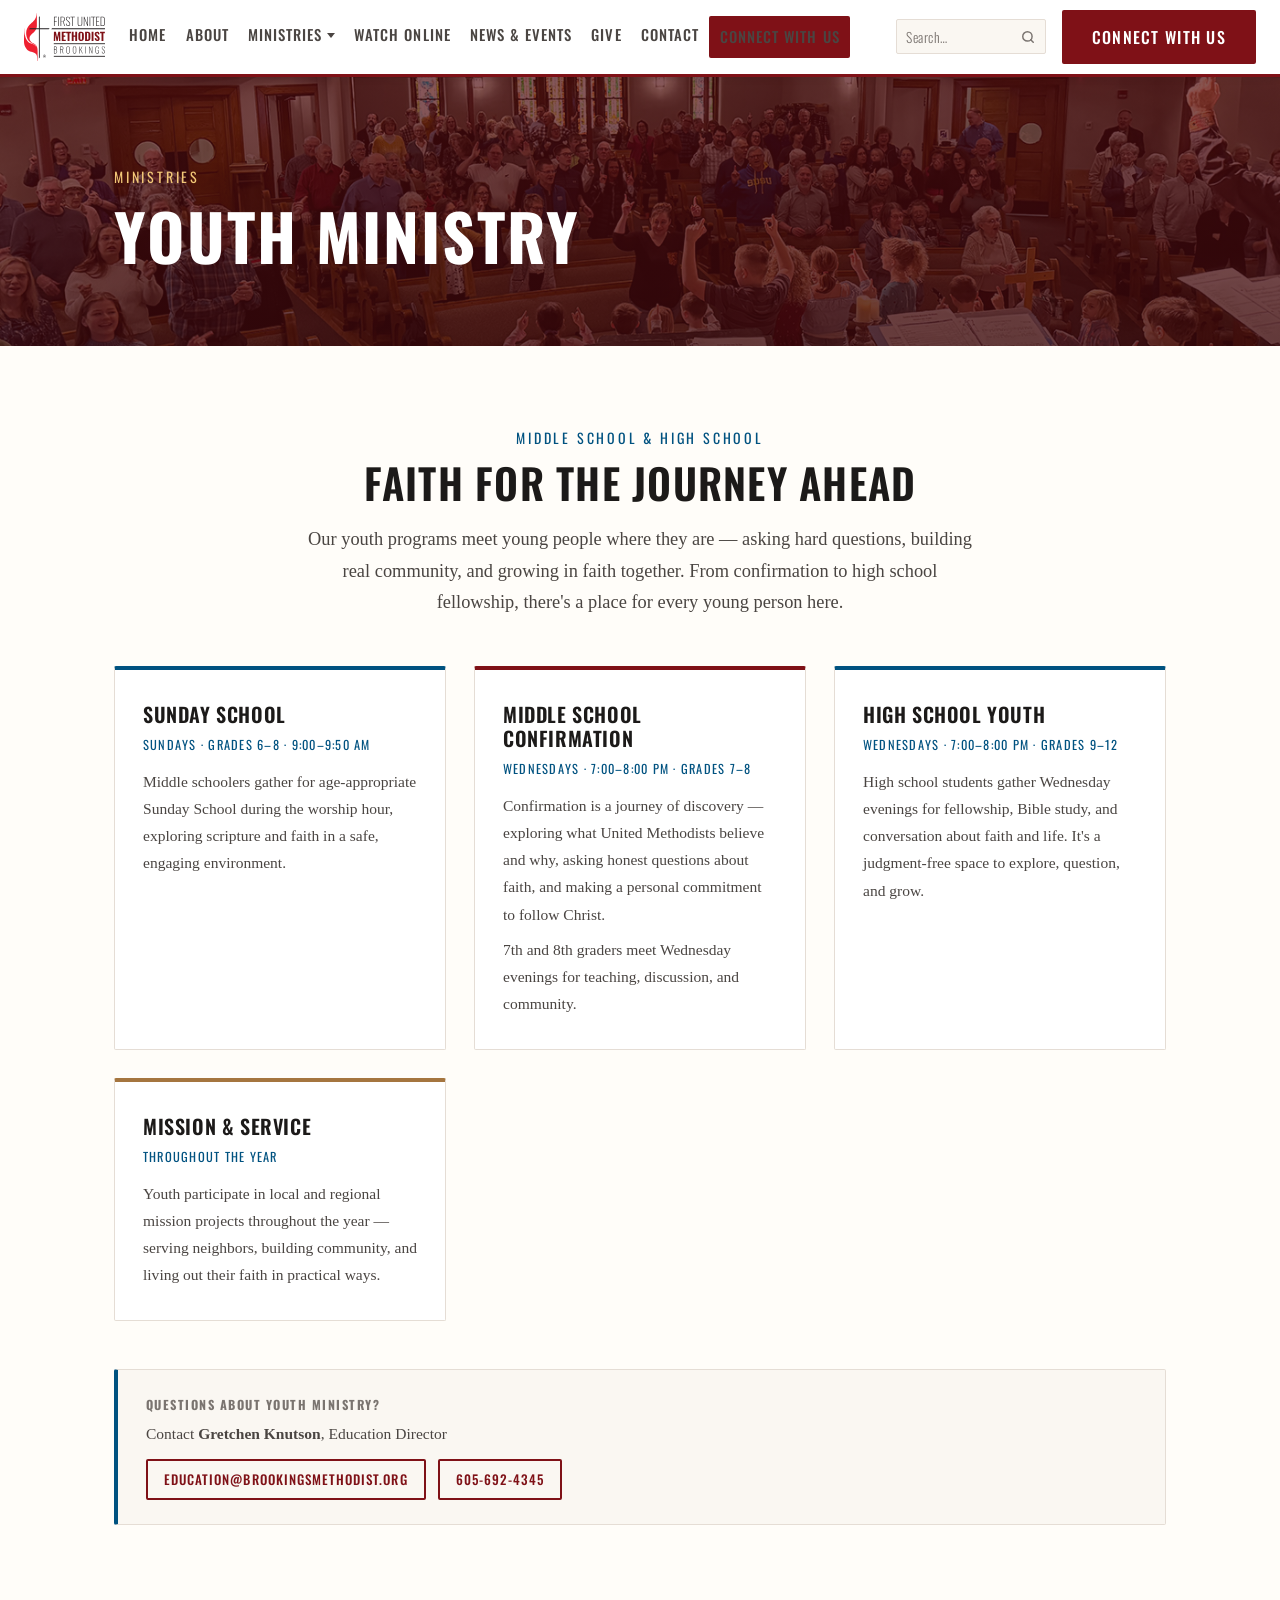
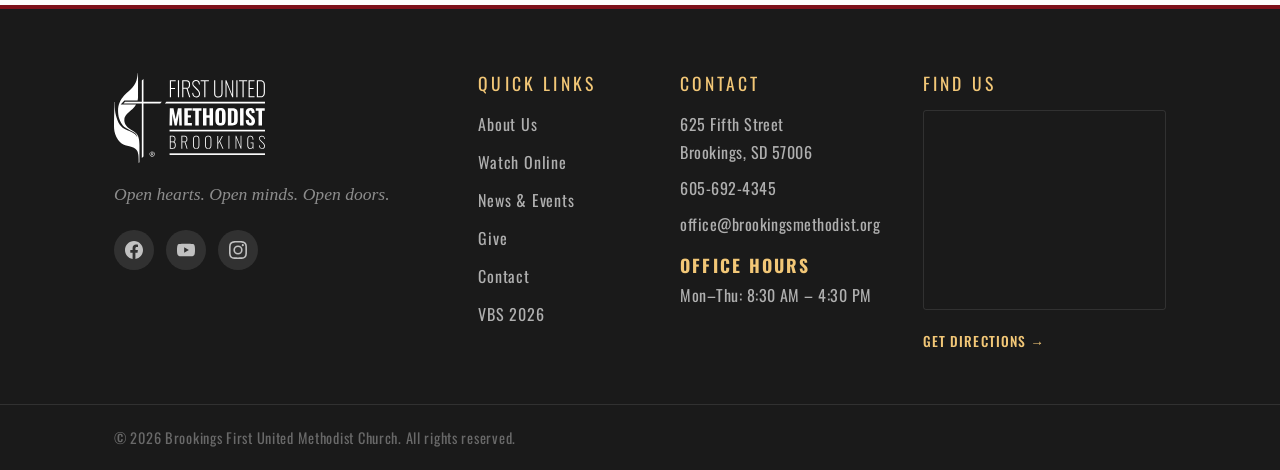
<file: youth.html>
<!DOCTYPE html>
<html lang="en">
<head>
  <meta charset="UTF-8" />
  <meta name="viewport" content="width=device-width, initial-scale=1.0" />
  <title>Youth Ministry — Brookings First UMC</title>
  <link rel="preconnect" href="https://fonts.googleapis.com" />
  <link rel="preconnect" href="https://fonts.gstatic.com" crossorigin />
  <link href="https://fonts.googleapis.com/css2?family=Oswald:wght@300;400;500;600;700&family=Gentium+Basic:ital,wght@0,400;0,700;1,400;1,700&display=swap" rel="stylesheet" />
  <link rel="stylesheet" href="style.css" />
</head>
<body>

  <header class="site-header">
    <div class="container nav-inner">
      <a href="index.html" class="logo">
        <img src="images/FirstHorizontal-FullColor.svg" alt="First United Methodist Church Brookings" />
      </a>
      <nav>
        <ul class="nav-links">
          <li><a href="index.html">Home</a></li>
          <li><a href="about.html">About</a></li>
          <li class="nav-dropdown">
            <span class="nav-dropdown-toggle">Ministries</span>
            <ul class="nav-dropdown-menu">
              <li><a href="children.html">Children</a></li>
              <li><a href="youth.html" class="active">Youth</a></li>
              <li><a href="adults.html">Adults</a></li>
              <li><a href="music.html">Music</a></li>
              <li><a href="missions.html">Missions</a></li>
            </ul>
          </li>
          <li><a href="watch.html">Watch Online</a></li>
          <li><a href="news-events.html">News &amp; Events</a></li>
          <li><a href="give.html">Give</a></li>
          <li><a href="contact.html">Contact</a></li>
        </ul>
      </nav>
      <form class="site-search" action="https://www.google.com/search" method="get" target="_blank" role="search">
        <input type="hidden" name="sitesearch" value="brookingsmethodist.org" />
        <div class="search-wrap">
          <input class="search-input" type="search" name="q" placeholder="Search…" aria-label="Search site" />
          <button class="search-btn" type="submit" aria-label="Submit search">
            <svg xmlns="http://www.w3.org/2000/svg" viewBox="0 0 24 24" fill="none" stroke="currentColor" stroke-width="2.5" stroke-linecap="round" stroke-linejoin="round"><circle cx="11" cy="11" r="8"/><line x1="21" y1="21" x2="16.65" y2="16.65"/></svg>
          </button>
        </div>
      </form>
      <a href="connect.html" class="btn btn-primary">Connect With Us</a>
    </div>
  </header>

  <section class="page-hero has-photo" style="background-image: url('images/congregation.jpg');">
    <div class="container">
      <p class="eyebrow">Ministries</p>
      <h1>Youth Ministry</h1>
    </div>
  </section>

  <section class="section">
    <div class="container">
      <p class="eyebrow center">Middle School &amp; High School</p>
      <h2 class="center">Faith for the Journey Ahead</h2>
      <p class="ministry-intro">Our youth programs meet young people where they are — asking hard questions, building real community, and growing in faith together. From confirmation to high school fellowship, there's a place for every young person here.</p>

      <div class="ministry-grid">

        <div class="ministry-card">
          <h3>Sunday School</h3>
          <span class="ministry-meta">Sundays · Grades 6–8 · 9:00–9:50 AM</span>
          <p>Middle schoolers gather for age-appropriate Sunday School during the worship hour, exploring scripture and faith in a safe, engaging environment.</p>
        </div>

        <div class="ministry-card accent-red">
          <h3>Middle School Confirmation</h3>
          <span class="ministry-meta">Wednesdays · 7:00–8:00 PM · Grades 7–8</span>
          <p>Confirmation is a journey of discovery — exploring what United Methodists believe and why, asking honest questions about faith, and making a personal commitment to follow Christ.</p>
          <p>7th and 8th graders meet Wednesday evenings for teaching, discussion, and community.</p>
        </div>

        <div class="ministry-card">
          <h3>High School Youth</h3>
          <span class="ministry-meta">Wednesdays · 7:00–8:00 PM · Grades 9–12</span>
          <p>High school students gather Wednesday evenings for fellowship, Bible study, and conversation about faith and life. It's a judgment-free space to explore, question, and grow.</p>
        </div>

        <div class="ministry-card accent-gold">
          <h3>Mission &amp; Service</h3>
          <span class="ministry-meta">Throughout the Year</span>
          <p>Youth participate in local and regional mission projects throughout the year — serving neighbors, building community, and living out their faith in practical ways.</p>
        </div>

      </div>

      <div class="ministry-contact-bar">
        <div>
          <strong class="contact-bar-label">Questions about Youth Ministry?</strong>
          <p>Contact <strong>Gretchen Knutson</strong>, Education Director</p>
          <div class="contact-actions">
            <a href="mailto:education@brookingsmethodist.org" class="btn btn-secondary" style="font-size:0.82rem; padding:0.45rem 1rem;">education@brookingsmethodist.org</a>
            <a href="tel:6056924345" class="btn btn-secondary" style="font-size:0.82rem; padding:0.45rem 1rem;">605-692-4345</a>
          </div>
        </div>
      </div>

    </div>
  </section>

  <footer class="site-footer">
    <div class="container footer-inner">
      <div class="footer-brand">
        <img src="images/FirstHorizontal-W.svg" alt="First United Methodist Church Brookings" class="footer-logo" />
        <p>Open hearts. Open minds. Open doors.</p>
        <div class="social-icons">
          <a href="https://www.facebook.com/FUMCBrookings" target="_blank" rel="noopener" aria-label="Facebook" class="social-icon">
            <svg xmlns="http://www.w3.org/2000/svg" viewBox="0 0 24 24" fill="currentColor"><path d="M24 12.073C24 5.405 18.627 0 12 0S0 5.405 0 12.073C0 18.1 4.388 23.094 10.125 24v-8.437H7.078v-3.49h3.047V9.41c0-3.025 1.792-4.697 4.533-4.697 1.312 0 2.686.236 2.686.236v2.97h-1.513c-1.491 0-1.956.93-1.956 1.886v2.268h3.328l-.532 3.49h-2.796V24C19.612 23.094 24 18.1 24 12.073z"/></svg>
          </a>
          <a href="https://www.youtube.com/@brookingsfumc" target="_blank" rel="noopener" aria-label="YouTube" class="social-icon">
            <svg xmlns="http://www.w3.org/2000/svg" viewBox="0 0 24 24" fill="currentColor"><path d="M23.498 6.186a3.016 3.016 0 0 0-2.122-2.136C19.505 3.545 12 3.545 12 3.545s-7.505 0-9.377.505A3.017 3.017 0 0 0 .502 6.186C0 8.07 0 12 0 12s0 3.93.502 5.814a3.016 3.016 0 0 0 2.122 2.136c1.871.505 9.376.505 9.376.505s7.505 0 9.377-.505a3.015 3.015 0 0 0 2.122-2.136C24 15.93 24 12 24 12s0-3.93-.502-5.814zM9.545 15.568V8.432L15.818 12l-6.273 3.568z"/></svg>
          </a>
          <a href="https://www.instagram.com/brookingsfumc" target="_blank" rel="noopener" aria-label="Instagram" class="social-icon">
            <svg xmlns="http://www.w3.org/2000/svg" viewBox="0 0 24 24" fill="currentColor"><path d="M12 2.163c3.204 0 3.584.012 4.85.07 3.252.148 4.771 1.691 4.919 4.919.058 1.265.069 1.645.069 4.849 0 3.205-.012 3.584-.069 4.849-.149 3.225-1.664 4.771-4.919 4.919-1.266.058-1.644.07-4.85.07-3.204 0-3.584-.012-4.849-.07-3.26-.149-4.771-1.699-4.919-4.92-.058-1.265-.07-1.644-.07-4.849 0-3.204.013-3.583.07-4.849.149-3.227 1.664-4.771 4.919-4.919 1.266-.057 1.645-.069 4.849-.069zM12 0C8.741 0 8.333.014 7.053.072 2.695.272.273 2.69.073 7.052.014 8.333 0 8.741 0 12c0 3.259.014 3.668.072 4.948.2 4.358 2.618 6.78 6.98 6.98C8.333 23.986 8.741 24 12 24c3.259 0 3.668-.014 4.948-.072 4.354-.2 6.782-2.618 6.979-6.98.059-1.28.073-1.689.073-4.948 0-3.259-.014-3.667-.072-4.947-.196-4.354-2.617-6.78-6.979-6.98C15.668.014 15.259 0 12 0zm0 5.838a6.162 6.162 0 1 0 0 12.324 6.162 6.162 0 0 0 0-12.324zM12 16a4 4 0 1 1 0-8 4 4 0 0 1 0 8zm6.406-11.845a1.44 1.44 0 1 0 0 2.881 1.44 1.44 0 0 0 0-2.881z"/></svg>
          </a>
        </div>
      </div>
      <div class="footer-links">
        <h4>Quick Links</h4>
        <ul>
          <li><a href="about.html">About Us</a></li>
          <li><a href="watch.html">Watch Online</a></li>
          <li><a href="news-events.html">News &amp; Events</a></li>
          <li><a href="give.html">Give</a></li>
          <li><a href="contact.html">Contact</a></li>
          <li><a href="vbs.html">VBS 2026</a></li>
        </ul>
      </div>
      <div class="footer-contact">
        <h4>Contact</h4>
        <p>625 Fifth Street<br />Brookings, SD 57006</p>
        <p>605-692-4345</p>
        <p><a href="mailto:office@brookingsmethodist.org">office@brookingsmethodist.org</a></p>
        <p style="margin-top: 0.75rem;"><strong style="color: var(--gold); font-family: var(--font-display); font-size: 1.1rem; letter-spacing: 0.12em; text-transform: uppercase;">Office Hours</strong><br />Mon–Thu: 8:30 AM – 4:30 PM</p>
      </div>
      <div class="footer-map-col">
        <h4>Find Us</h4>
        <div class="footer-map">
          <iframe
            src="https://maps.google.com/maps?q=First+United+Methodist+Church+625+Fifth+Street+Brookings+SD&output=embed"
            title="Brookings First UMC Location"
            loading="lazy"
            allowfullscreen
            referrerpolicy="no-referrer-when-downgrade">
          </iframe>
        </div>
        <a href="https://www.google.com/maps/dir/?api=1&destination=625+Fifth+St,+Brookings,+SD+57006" target="_blank" rel="noopener" class="directions-link">Get Directions →</a>
      </div>
    </div>
    <div class="footer-bottom">
      <div class="container">
        <p>&copy; 2026 Brookings First United Methodist Church. All rights reserved.</p>
      </div>
    </div>
  </footer>

  <script src="nav.js"></script>
</body>
</html>
</file>
<file: style.css>
/* ============================================
   Brookings First UMC — Shared Stylesheet
   ============================================ */

/* --- VARIABLES --- */
:root {
  --red: #7f1117;
  --red-dark: #5a0c10;
  --red-bright: #ee373d;
  --teal: #005280;
  --teal-dark: #003d60;
  --gold: #f2c777;
  --gold-dark: #a5753f;
  --tan: #cbbca3;
  --cream: #faf7f2;
  --warm-white: #fffdf9;
  --text-dark: #1C1A19;
  --text-mid: #4A4542;
  --text-light: #7A7470;
  --border: #E5DDD5;
  --font-display: 'Oswald', 'Arial Narrow', Arial, sans-serif;
  --font-body: 'Gentium Basic', Georgia, serif;
}

/* --- RESET & BASE --- */
*, *::before, *::after { box-sizing: border-box; margin: 0; padding: 0; }
html { scroll-behavior: smooth; }

body {
  font-family: var(--font-body);
  font-size: 16px;
  line-height: 1.75;
  color: var(--text-dark);
  background: var(--warm-white);
}

h1, h2, h3, h4 {
  font-family: var(--font-display);
  font-weight: 500;
  line-height: 1.2;
  color: var(--text-dark);
  text-transform: uppercase;
  letter-spacing: 0.03em;
}

h1 { font-size: clamp(2.4rem, 6vw, 4rem); font-weight: 700; }
h2 { font-size: clamp(1.8rem, 3.5vw, 2.6rem); font-weight: 600; margin-bottom: 1rem; }
h3 { font-size: 1.4rem; font-weight: 600; margin-bottom: 0.5rem; }
h4 { font-size: 1.15rem; font-weight: 500; }

p { margin-bottom: 1rem; color: var(--text-mid); font-family: var(--font-body); }
p:last-child { margin-bottom: 0; }

a { color: var(--red); text-decoration: none; }
a:hover { text-decoration: underline; }

img { max-width: 100%; display: block; }

/* --- LAYOUT --- */
.container {
  max-width: 1100px;
  margin: 0 auto;
  padding: 0 1.5rem;
}

.narrow { max-width: 780px; }
.center { text-align: center; }

.section { padding: 5rem 0; }
.section-light { background: var(--cream); }

.two-col {
  display: grid;
  grid-template-columns: 1fr 1fr;
  gap: 4rem;
  align-items: start;
}

@media (max-width: 768px) {
  .two-col { grid-template-columns: 1fr; gap: 2rem; }
}

/* --- EYEBROW LABELS --- */
.eyebrow {
  font-family: var(--font-display);
  font-size: 0.875rem;
  font-weight: 400;
  letter-spacing: 0.2em;
  text-transform: uppercase;
  color: var(--teal);
  margin-bottom: 0.5rem;
}

/* Larger section-divider variant — used for mid-page group headings */
.eyebrow.eyebrow-section {
  font-size: 1.2rem;
  font-weight: 500;
  letter-spacing: 0.14em;
  border-bottom: 1px solid var(--border);
  padding-bottom: 0.5rem;
  margin-bottom: 0;
}

/* --- BUTTONS --- */
.btn {
  display: inline-block;
  padding: 0.7rem 1.75rem;
  border-radius: 2px;
  font-family: var(--font-display);
  font-size: 1rem;
  font-weight: 500;
  letter-spacing: 0.08em;
  text-transform: uppercase;
  cursor: pointer;
  transition: all 0.2s ease;
  text-decoration: none;
  border: 2px solid transparent;
}

.btn-primary {
  background: var(--red);
  color: #fff;
  border-color: var(--red);
}
.btn-primary:hover {
  background: var(--red-dark);
  border-color: var(--red-dark);
  text-decoration: none;
}

.btn-secondary {
  background: transparent;
  color: var(--red);
  border-color: var(--red);
}
.btn-secondary:hover {
  background: var(--red);
  color: #fff;
  text-decoration: none;
}

.btn-white {
  background: #fff;
  color: var(--red);
  border-color: #fff;
}
.btn-white:hover {
  background: transparent;
  color: #fff;
  border-color: #fff;
  text-decoration: none;
}

.btn-outline-white {
  background: transparent;
  color: #fff;
  border-color: rgba(255,255,255,0.7);
}
.btn-outline-white:hover {
  background: rgba(255,255,255,0.15);
  border-color: #fff;
  text-decoration: none;
}

.full-width { width: 100%; text-align: center; }

/* --- HEADER / NAV --- */
.site-header {
  position: sticky;
  top: 0;
  z-index: 100;
  background: #fff;
  border-bottom: 3px solid var(--red);
  box-shadow: 0 1px 8px rgba(0,0,0,0.08);
}

.nav-inner {
  display: flex;
  align-items: center;
  gap: 1rem;
  padding-top: 0.6rem;
  padding-bottom: 0.6rem;
  max-width: 1400px; /* wider than .container's 1100px so nav fits on one row */
}

.logo { display: flex; align-items: center; flex-shrink: 0; text-decoration: none; }
.logo img { height: 48px; width: auto; }

nav { flex: 1; min-width: 0; }

.nav-links {
  list-style: none;
  display: flex;
  gap: 0.1rem;
  flex-wrap: nowrap; /* prevent two-row wrapping */
}

.nav-links a {
  display: block;
  padding: 0.4rem 0.55rem;
  font-family: var(--font-display);
  font-size: 0.92rem;
  font-weight: 500;
  letter-spacing: 0.07em;
  text-transform: uppercase;
  color: var(--text-mid);
  border-radius: 2px;
  transition: all 0.15s;
  text-decoration: none;
  white-space: nowrap;
}

.nav-links a:hover,
.nav-links a.active {
  color: var(--red);
  background: rgba(127, 17, 23, 0.06);
}

/* --- HAMBURGER TOGGLE (desktop: hidden) --- */
.nav-toggle {
  display: none;
}

/* --- MOBILE NAV --- */
@media (max-width: 900px) {
  /* Header: logo left, hamburger right */
  .nav-inner {
    gap: 0;
    max-width: none;
    position: relative; /* anchor for absolute nav panel */
  }

  /* Hide desktop-only items */
  nav { display: none; }
  .site-header > * .btn-primary { display: none; }
  .site-header .btn-primary { display: none; }
  .site-search { display: none; }

  /* Show hamburger */
  .nav-toggle {
    display: flex;
    align-items: center;
    justify-content: center;
    margin-left: auto;
    background: none;
    border: none;
    cursor: pointer;
    padding: 0.4rem;
    color: var(--text-mid);
    border-radius: 2px;
    transition: color 0.15s;
    flex-shrink: 0;
  }
  .nav-toggle:hover { color: var(--red); }

  /* Hamburger → X animation */
  .nav-toggle svg line {
    transform-origin: 12px 12px;
    transition: transform 0.25s ease, opacity 0.2s ease;
  }
  .nav-toggle.is-open .bar-top    { transform: rotate(45deg) translate(0, 6px); }
  .nav-toggle.is-open .bar-mid    { opacity: 0; }
  .nav-toggle.is-open .bar-bottom { transform: rotate(-45deg) translate(0, -6px); }

  /* Mobile nav panel — slides in below sticky header */
  nav.mobile-open {
    display: block;
    position: absolute;
    top: 100%;
    left: 0;
    right: 0;
    background: #fff;
    border-top: 1px solid var(--border);
    border-bottom: 3px solid var(--red);
    box-shadow: 0 6px 20px rgba(0,0,0,0.13);
    z-index: 200;
  }

  /* Stack nav links vertically */
  .nav-links {
    display: flex;
    flex-direction: column;
    padding: 0.5rem 0 0.75rem;
    gap: 0;
    flex-wrap: nowrap;
  }

  .nav-links > li { width: 100%; }

  .nav-links a {
    padding: 0.7rem 1.5rem;
    font-size: 1rem;
    white-space: normal;
  }

  /* Mobile connect button (appended by nav.js) */
  .mobile-connect-item {
    padding: 0.75rem 1.5rem 0.25rem;
    list-style: none;
  }
  .mobile-connect-btn {
    display: block !important;
    text-align: center;
    font-size: 0.9rem;
    padding: 0.6rem 1.5rem;
  }

  /* Mobile Ministries dropdown — disable CSS :hover, use JS .is-open */
  .nav-dropdown { position: static; }

  .nav-dropdown-toggle {
    width: 100%;
    display: flex;
    justify-content: space-between;
    padding: 0.7rem 1.5rem;
    font-size: 1rem;
  }

  /* Kill the CSS hover behaviour on mobile */
  .nav-dropdown:hover .nav-dropdown-menu {
    opacity: 0;
    visibility: hidden;
    transform: translateY(-6px);
  }
  .nav-dropdown:hover .nav-dropdown-toggle {
    color: var(--text-mid);
    background: none;
  }
  .nav-dropdown:hover .nav-dropdown-toggle::after { transform: none; }

  /* JS-controlled open state */
  .nav-dropdown-menu {
    position: static;
    opacity: 0;
    visibility: hidden;
    transform: none;
    box-shadow: none;
    border: none;
    border-left: 3px solid var(--border);
    border-radius: 0;
    background: var(--cream);
    margin-left: 1.5rem;
    min-width: 0;
    max-height: 0;
    overflow: hidden;
    padding: 0;
    transition: max-height 0.25s ease, opacity 0.2s ease, visibility 0.2s;
  }
  .nav-dropdown.is-open .nav-dropdown-menu {
    opacity: 1;
    visibility: visible;
    max-height: 400px;
    padding: 0.3rem 0;
  }
  .nav-dropdown.is-open .nav-dropdown-toggle { color: var(--red); }
  .nav-dropdown.is-open .nav-dropdown-toggle::after { transform: rotate(180deg); }
  .nav-dropdown-menu li a {
    padding: 0.55rem 1rem 0.55rem 1.25rem;
    font-size: 0.95rem;
  }
}

/* --- HERO --- */
.hero {
  position: relative;
  min-height: 85vh;
  display: flex;
  align-items: center;
  background: var(--red-dark); /* fallback if video doesn't load */
  overflow: hidden;
}

/* Background video */
.hero-video {
  position: absolute;
  inset: 0;
  width: 100%;
  height: 100%;
  object-fit: cover;
  object-position: center;
  z-index: 0;
}

/* Respect reduced-motion preference — hide video, show gradient instead */
@media (prefers-reduced-motion: reduce) {
  .hero-video { display: none; }
}

.hero::before {
  content: '';
  position: absolute;
  inset: 0;
  background-image:
    repeating-linear-gradient(0deg, transparent, transparent 60px, rgba(255,255,255,0.015) 60px, rgba(255,255,255,0.015) 61px),
    repeating-linear-gradient(90deg, transparent, transparent 60px, rgba(255,255,255,0.015) 60px, rgba(255,255,255,0.015) 61px);
  z-index: 1;
}

.hero-overlay {
  position: absolute;
  inset: 0;
  /* Strong gradient so text is always readable over video */
  background: linear-gradient(
    to right,
    rgba(90, 12, 16, 0.82) 0%,
    rgba(90, 12, 16, 0.65) 50%,
    rgba(90, 12, 16, 0.35) 100%
  );
  z-index: 2;
}

.hero-content {
  position: relative;
  z-index: 3;
  color: #fff;
  padding: 5rem 0;
  max-width: 720px;
}

.hero .eyebrow { color: var(--gold); margin-bottom: 1rem; }
.hero h1 { color: #fff; margin-bottom: 1.25rem; text-shadow: 0 2px 20px rgba(0,0,0,0.4); }

.hero-sub {
  font-size: 1.15rem;
  color: rgba(255,255,255,0.88);
  margin-bottom: 2.5rem;
  font-family: var(--font-body);
  font-weight: 400;
  text-shadow: 0 1px 6px rgba(0,0,0,0.4);
}

.hero-actions { display: flex; gap: 1rem; flex-wrap: wrap; }

/* --- PAGE HERO (inner pages) --- */
.page-hero {
  background: var(--red);
  padding: 4rem 0 3.5rem;
  color: #fff;
}

.page-hero .eyebrow { color: var(--gold); }
.page-hero h1 { color: #fff; margin-top: 0.5rem; }

/* Photo variant — add class="page-hero has-photo" + inline style="background-image: url(...)" */
.page-hero.has-photo {
  position: relative;
  background-size: cover;
  background-position: center;
  background-repeat: no-repeat;
  background-color: var(--red-dark);
  padding: 5.5rem 0 4.5rem;
}

.page-hero.has-photo::before {
  content: '';
  position: absolute;
  inset: 0;
  background: linear-gradient(to bottom, rgba(80,10,14,0.68) 0%, rgba(60,8,12,0.78) 100%);
  z-index: 0;
}

.page-hero.has-photo .container {
  position: relative;
  z-index: 1;
}

/* --- SERVICE BANNER --- */
.service-banner {
  background: var(--teal);
  padding: 1.5rem 0;
}

.service-banner-inner {
  display: flex;
  align-items: center;
  justify-content: space-between;
  flex-wrap: wrap;
  gap: 1rem;
}

.service-item { display: flex; flex-direction: column; align-items: center; }

.service-label {
  font-family: var(--font-display);
  font-size: 0.8rem;
  font-weight: 400;
  letter-spacing: 0.15em;
  text-transform: uppercase;
  color: var(--gold);
}

.service-time {
  font-family: var(--font-display);
  font-size: 1.2rem;
  font-weight: 500;
  color: #fff;
  letter-spacing: 0.03em;
}

.service-divider {
  width: 1px;
  height: 2.5rem;
  background: rgba(255,255,255,0.25);
  flex-shrink: 0;
}

@media (max-width: 700px) {
  .service-divider { display: none; }
  .service-banner-inner { justify-content: center; }
  .service-item { flex-direction: row; gap: 0.5rem; }
}

/* --- REAL PHOTOS --- */
.welcome-image-wrap {
  border-radius: 4px;
  overflow: hidden;
  box-shadow: 0 4px 24px rgba(0,0,0,0.12);
}

.welcome-photo {
  width: 100%;
  height: 100%;
  object-fit: cover;
  display: block;
  min-height: 320px;
}

.staff-photo {
  width: 120px;
  height: 120px;
  border-radius: 50%;
  object-fit: cover;
  object-position: top;
  margin: 0 auto 1rem;
  display: block;
  border: 3px solid var(--tan);
}

/* --- IMAGE PLACEHOLDERS --- */
.welcome-image-placeholder { display: flex; align-items: stretch; }

.image-placeholder {
  border: 2px dashed var(--border);
  border-radius: 4px;
  background: var(--cream);
  display: flex;
  flex-direction: column;
  align-items: center;
  justify-content: center;
  padding: 3rem 2rem;
  gap: 0.75rem;
  width: 100%;
  min-height: 280px;
  text-align: center;
}

.image-placeholder span { font-size: 3rem; }
.image-placeholder p { color: var(--text-light); margin: 0; }
.image-placeholder code {
  font-size: 0.8rem;
  background: rgba(0,0,0,0.06);
  padding: 0.25rem 0.5rem;
  border-radius: 2px;
  color: var(--text-mid);
  font-family: monospace;
}

/* --- FEATURE CARDS --- */
.card-grid {
  display: grid;
  grid-template-columns: repeat(auto-fit, minmax(230px, 1fr));
  gap: 1.5rem;
  margin-top: 2.5rem;
}

.card-grid.thirds {
  grid-template-columns: repeat(auto-fit, minmax(200px, 1fr));
}

.feature-card {
  background: #fff;
  border: 1px solid var(--border);
  border-top: 3px solid var(--teal);
  border-radius: 2px;
  padding: 1.75rem;
  transition: box-shadow 0.2s, transform 0.2s;
}

.feature-card:hover {
  box-shadow: 0 4px 20px rgba(0,82,128,0.1);
  transform: translateY(-2px);
}

.section-light .feature-card { background: #fff; }

.card-icon { font-size: 2rem; margin-bottom: 1rem; }

.card-link {
  display: inline-block;
  margin-top: 1rem;
  font-size: 0.8rem;
  font-family: var(--font-display);
  font-weight: 500;
  letter-spacing: 0.08em;
  text-transform: uppercase;
  color: var(--teal);
}

/* --- EVENTS --- */
.events-list {
  display: flex;
  flex-direction: column;
  gap: 0;
}

.event-row {
  display: flex;
  align-items: center;
  gap: 1.5rem;
  padding: 1.5rem 0;
  border-bottom: 1px solid var(--border);
}

.event-row:first-child { border-top: 1px solid var(--border); }

.events-list.large .event-row {
  align-items: flex-start;
  padding: 2rem 0;
}

.event-date {
  display: flex;
  flex-direction: column;
  align-items: center;
  justify-content: center;
  background: var(--red);
  color: #fff;
  border-radius: 2px;
  width: 60px;
  min-width: 60px;
  height: 60px;
  text-align: center;
  line-height: 1;
}

.event-date .month {
  font-family: var(--font-display);
  font-size: 0.6rem;
  font-weight: 400;
  letter-spacing: 0.12em;
  text-transform: uppercase;
  color: rgba(255,255,255,0.8);
}

.event-date .day {
  font-family: var(--font-display);
  font-size: 1.5rem;
  font-weight: 600;
}

.event-info { flex: 1; }
.event-info h4 { margin-bottom: 0.25rem; }
.event-info p { font-size: 0.9rem; margin: 0; }

/* --- GOOGLE CALENDAR EVENTS --- */
.events-loading {
  display: flex;
  flex-direction: column;
  align-items: center;
  gap: 1rem;
  padding: 4rem 0;
  color: var(--text-light);
}

.loading-spinner {
  width: 36px;
  height: 36px;
  border: 3px solid var(--border);
  border-top-color: var(--red);
  border-radius: 50%;
  animation: spin 0.8s linear infinite;
}

@keyframes spin { to { transform: rotate(360deg); } }

.events-error,
.events-empty {
  text-align: center;
  padding: 3rem 0;
  color: var(--text-light);
}

.event-meta {
  font-size: 0.9rem;
  color: var(--text-mid);
  margin-bottom: 0.4rem;
  font-family: var(--font-body);
}

.event-location { color: var(--text-light); }

.event-desc {
  font-size: 0.9rem;
  color: var(--text-mid);
  margin-top: 0.25rem;
  margin-bottom: 0.4rem;
}

.event-gcal-link {
  font-size: 0.75rem;
  font-family: var(--font-display);
  font-weight: 500;
  letter-spacing: 0.08em;
  text-transform: uppercase;
  color: var(--teal);
  display: inline-block;
  margin-top: 0.25rem;
}

/* --- WELCOME TEXT --- */
.welcome-text p { color: var(--text-mid); }

/* --- STAFF CARDS --- */
.staff-grid {
  display: grid;
  grid-template-columns: repeat(auto-fit, minmax(240px, 1fr));
  gap: 2rem;
  margin-top: 2.5rem;
}

.staff-card {
  text-align: center;
  padding: 2rem 1.5rem;
  background: #fff;
  border: 1px solid var(--border);
  border-top: 3px solid var(--red);
  border-radius: 2px;
}

.staff-photo-placeholder {
  width: 80px;
  height: 80px;
  border-radius: 50%;
  background: var(--cream);
  border: 2px solid var(--border);
  display: flex;
  align-items: center;
  justify-content: center;
  font-size: 2.5rem;
  margin: 0 auto 1rem;
}

.staff-title {
  font-family: var(--font-display);
  font-size: 0.75rem;
  font-weight: 400;
  letter-spacing: 0.15em;
  color: var(--teal);
  text-transform: uppercase;
  margin-bottom: 0.75rem;
}

.staff-email {
  display: inline-block;
  margin-top: 0.75rem;
  font-family: var(--font-display);
  font-size: 0.72rem;
  letter-spacing: 0.06em;
  color: var(--teal);
  text-decoration: none;
  border-bottom: 1px solid transparent;
  transition: border-color 0.2s;
}

.staff-email:hover {
  border-color: var(--teal);
}

.staff-list {
  display: grid;
  grid-template-columns: repeat(auto-fit, minmax(280px, 1fr));
  gap: 0.5rem;
  list-style: none;
  padding: 0;
  margin: 2rem 0 0;
}

.staff-list-item {
  display: flex;
  flex-direction: row;
  align-items: center;
  gap: 1rem;
  padding: 0.875rem 1.25rem;
  background: var(--cream);
  border-left: 3px solid var(--teal);
  border-radius: 2px;
}

.staff-photo-sm {
  width: 48px;
  height: 48px;
  border-radius: 50%;
  background: var(--tan);
  border: 2px solid var(--border);
  display: flex;
  align-items: center;
  justify-content: center;
  font-size: 1.4rem;
  flex-shrink: 0;
}

.staff-list-info {
  display: flex;
  flex-direction: column;
}

.staff-list-item strong {
  font-family: var(--font-display);
  font-size: 1.05rem;
  font-weight: 500;
  color: var(--text-dark);
  letter-spacing: 0.02em;
}

.staff-list-item span {
  font-family: var(--font-display);
  font-size: 0.75rem;
  font-weight: 400;
  letter-spacing: 0.13em;
  text-transform: uppercase;
  color: var(--teal);
  margin-top: 0.2rem;
}

.staff-list-email {
  font-family: var(--font-display);
  font-size: 0.7rem;
  letter-spacing: 0.06em;
  color: var(--teal);
  text-decoration: none;
  margin-top: 0.25rem;
  border-bottom: 1px solid transparent;
  transition: border-color 0.2s;
}

.staff-list-email:hover {
  border-color: var(--teal);
}

/* --- VIDEO EMBED --- */
.video-embed {
  position: relative;
  padding-bottom: 56.25%;
  height: 0;
  overflow: hidden;
  border-radius: 4px;
  background: #111;
  margin: 2rem 0 1rem;
}

.video-embed iframe {
  position: absolute;
  top: 0; left: 0;
  width: 100%; height: 100%;
}

.sermon-meta { text-align: center; margin-bottom: 1rem; }
.sermon-meta h3 { margin-bottom: 0.25rem; }
.sermon-meta p { color: var(--text-light); font-size: 0.9rem; }

/* --- SERMON LIST --- */
.sermon-list { display: flex; flex-direction: column; gap: 0; }

.sermon-row {
  display: flex;
  align-items: center;
  gap: 1.25rem;
  padding: 1.25rem 0;
  border-bottom: 1px solid var(--border);
}

.sermon-row:first-child { border-top: 1px solid var(--border); }

.sermon-thumb {
  width: 44px;
  height: 44px;
  min-width: 44px;
  background: var(--teal);
  color: #fff;
  border-radius: 50%;
  display: flex;
  align-items: center;
  justify-content: center;
  font-size: 1rem;
}

.sermon-thumb-img {
  width: 120px;
  height: 68px;
  min-width: 120px;
  border-radius: 2px;
  background: var(--tan);
  overflow: hidden;
}

.sermon-thumb-img img {
  width: 100%;
  height: 100%;
  object-fit: cover;
  display: block;
}

.sermon-info { flex: 1; }
.sermon-info h4 { font-size: 1rem; margin-bottom: 0.15rem; }
.sermon-info p { font-size: 0.85rem; color: var(--text-light); margin: 0; }

/* --- GIVING OPTIONS --- */
.give-options {
  display: grid;
  grid-template-columns: repeat(auto-fit, minmax(220px, 1fr));
  gap: 1.5rem;
  margin-top: 1rem;
}

.give-card {
  display: flex;
  flex-direction: column;
  align-items: center;
  text-align: center;
  padding: 2rem 1.5rem;
  background: #fff;
  border: 1px solid var(--border);
  border-top: 3px solid var(--teal);
  border-radius: 2px;
  gap: 0.75rem;
  text-decoration: none;
  color: var(--text-dark);
  transition: box-shadow 0.2s, transform 0.2s;
}

.give-card:hover {
  box-shadow: 0 4px 20px rgba(0,82,128,0.1);
  transform: translateY(-2px);
  text-decoration: none;
}

.give-icon { font-size: 2.5rem; }
.give-card h3 { margin-bottom: 0; }
.give-card p { font-size: 0.9rem; }

/* --- CONTACT PAGE --- */
.contact-info { display: flex; flex-direction: column; gap: 0; }
.contact-info h2 { margin-bottom: 1rem; }

.contact-detail {
  padding: 1rem 0;
  border-bottom: 1px solid var(--border);
}

.contact-detail:last-of-type { border-bottom: none; }
.contact-detail strong {
  display: block;
  font-family: var(--font-display);
  font-size: 0.75rem;
  font-weight: 500;
  letter-spacing: 0.1em;
  text-transform: uppercase;
  color: var(--teal);
}
.contact-detail p { margin: 0.25rem 0 0; }

.map-embed {
  margin-top: 1.5rem;
  border-radius: 4px;
  overflow: hidden;
  border: 1px solid var(--border);
  height: 220px;
}

.map-embed iframe { width: 100%; height: 100%; }

/* --- CONTACT FORM --- */
.contact-form-wrap h2 { margin-bottom: 0.5rem; }

.contact-form {
  display: flex;
  flex-direction: column;
  gap: 1.25rem;
  margin-top: 0.5rem;
}

.form-group { display: flex; flex-direction: column; gap: 0.4rem; }

.form-group label {
  font-family: var(--font-display);
  font-size: 0.75rem;
  font-weight: 500;
  letter-spacing: 0.08em;
  text-transform: uppercase;
  color: var(--text-dark);
}

.form-group input,
.form-group select,
.form-group textarea {
  width: 100%;
  padding: 0.7rem 1rem;
  border: 1px solid var(--border);
  border-radius: 2px;
  font-family: var(--font-body);
  font-size: 1rem;
  color: var(--text-dark);
  background: #fff;
  transition: border-color 0.15s;
}

.form-group input:focus,
.form-group select:focus,
.form-group textarea:focus {
  outline: none;
  border-color: var(--teal);
}

.form-group textarea { resize: vertical; min-height: 120px; }

/* --- TIP BOX --- */
.form-feedback {
  padding: 1.25rem 1.5rem;
  border-radius: 2px;
  margin-bottom: 1.5rem;
  font-size: 0.95rem;
}

.form-feedback p { margin: 0; }

.form-feedback--success {
  background: #edf7ed;
  border: 1px solid #6abf69;
}

.form-feedback--error {
  background: #fdf0f0;
  border: 1px solid #e57373;
}

/* --- VBS PAGE --- */
.vbs-logo-wrap {
  text-align: center;
  margin: 0 auto 2.5rem;
  max-width: 480px;
}

.vbs-logo {
  max-width: 100%;
  height: auto;
}

.vbs-theme {
  text-align: center;
  max-width: 640px;
  margin: 0 auto;
}

.vbs-intro {
  font-size: 1.05rem;
  color: var(--text-mid);
  margin-top: 1rem;
  line-height: 1.7;
}

.vbs-info-card {
  text-align: center;
}

.vbs-icon {
  font-size: 2rem;
  margin-bottom: 0.75rem;
}

.vbs-ollie-wrap {
  text-align: center;
  margin-bottom: 1.5rem;
}

.vbs-ollie {
  height: 180px;
  width: auto;
}

.vbs-cta-grid {
  display: grid;
  grid-template-columns: repeat(auto-fit, minmax(280px, 1fr));
  gap: 1.5rem;
  max-width: 760px;
  margin: 0 auto;
}

.vbs-cta-card {
  background: #fff;
  border: 1px solid var(--border);
  border-top: 3px solid var(--teal);
  border-radius: 2px;
  padding: 2rem 1.5rem;
  text-align: center;
  display: flex;
  flex-direction: column;
  gap: 0.75rem;
}

.vbs-cta-card h3 {
  font-size: 1.2rem;
  margin: 0;
}

.vbs-cta-card p {
  color: var(--text-light);
  font-size: 0.95rem;
  flex: 1;
  margin: 0;
}

/* --- CHURCH NEWS PAGE --- */
.news-item {
  padding: 2.25rem 0;
  border-bottom: 1px solid var(--border);
}

.news-item:first-child {
  padding-top: 0;
}

.news-item:last-child {
  border-bottom: none;
}

.news-tag {
  display: inline-block;
  font-family: var(--font-display);
  font-size: 0.65rem;
  font-weight: 500;
  letter-spacing: 0.18em;
  text-transform: uppercase;
  color: var(--teal);
  background: var(--cream);
  border: 1px solid var(--border);
  padding: 0.2rem 0.65rem;
  border-radius: 2px;
  margin-bottom: 0.6rem;
}

.news-item h2 {
  font-size: 1.45rem;
  margin-bottom: 0.6rem;
}

.news-item p {
  color: var(--text-mid);
  line-height: 1.7;
  margin-bottom: 0.5rem;
}

.news-read-more {
  display: inline-block;
  margin-top: 0.5rem;
  font-family: var(--font-display);
  font-size: 0.8rem;
  letter-spacing: 0.08em;
  color: var(--teal);
  text-decoration: none;
  border-bottom: 1px solid transparent;
  transition: border-color 0.2s;
}

.news-read-more:hover {
  border-color: var(--teal);
}

/* --- FOOTER --- */
.site-footer {
  background: #1a1a1a;
  color: rgba(255,255,255,0.8);
  padding-top: 4rem;
  border-top: 4px solid var(--red);
}

.footer-inner {
  display: grid;
  grid-template-columns: 2fr 1fr 1.25fr 1.5fr;
  gap: 2.5rem;
  padding-bottom: 3rem;
}

@media (max-width: 900px) {
  .footer-inner { grid-template-columns: 1fr 1fr; gap: 2rem; }
}

@media (max-width: 560px) {
  .footer-inner { grid-template-columns: 1fr; gap: 2rem; }
}

.footer-brand .footer-logo { height: 90px; width: auto; margin-bottom: 1rem; }
.footer-brand p {
  color: rgba(255,255,255,0.5);
  margin-top: 0.75rem;
  font-style: italic;
  font-family: var(--font-body);
  font-size: 1.1rem;
}

.footer-links h4,
.footer-contact h4 {
  font-family: var(--font-display);
  font-size: 1.1rem;
  font-weight: 400;
  letter-spacing: 0.18em;
  text-transform: uppercase;
  color: var(--gold);
  margin-bottom: 1rem;
}

.footer-links ul { list-style: none; display: flex; flex-direction: column; gap: 0.5rem; }
.footer-links a {
  font-family: var(--font-display);
  font-size: 1rem;
  letter-spacing: 0.05em;
  color: rgba(255,255,255,0.65);
}
.footer-links a:hover { color: #fff; text-decoration: none; }

.footer-contact p {
  font-family: var(--font-display);
  font-size: 1rem;
  color: rgba(255,255,255,0.65);
  margin-bottom: 0.5rem;
  letter-spacing: 0.03em;
}
.footer-contact a { color: rgba(255,255,255,0.65); }
.footer-contact a:hover { color: #fff; }

.footer-bottom {
  border-top: 1px solid rgba(255,255,255,0.1);
  padding: 1.25rem 0;
}

.footer-bottom p {
  font-family: var(--font-display);
  font-size: 0.9rem;
  letter-spacing: 0.05em;
  color: rgba(255,255,255,0.35);
  margin: 0;
}

/* --- GIVE PAGE --- */
.give-card-featured {
  border-top: 3px solid var(--red) !important;
  background: #fff9f9;
}

.give-card address {
  font-family: var(--font-display);
  font-size: 0.9rem;
  font-style: normal;
  letter-spacing: 0.03em;
  color: var(--text-mid);
  line-height: 1.8;
  margin-top: 0.5rem;
}

.app-badges {
  display: flex;
  flex-direction: column;
  gap: 0.5rem;
  margin-top: auto;
  width: 100%;
}

.app-badge {
  display: block;
  text-align: center;
  padding: 0.5rem 1rem;
  background: var(--text-dark);
  color: #fff;
  border-radius: 2px;
  font-family: var(--font-display);
  font-size: 0.75rem;
  font-weight: 500;
  letter-spacing: 0.08em;
  text-transform: uppercase;
  text-decoration: none;
  transition: background 0.2s;
}

.app-badge:hover {
  background: var(--teal);
  text-decoration: none;
  color: #fff;
}

/* --- FAQ ACCORDION --- */
.faq-list {
  display: flex;
  flex-direction: column;
  border-top: 1px solid var(--border);
}

.faq-item {
  border-bottom: 1px solid var(--border);
}

.faq-question {
  width: 100%;
  display: flex;
  align-items: center;
  justify-content: space-between;
  gap: 1rem;
  padding: 1.25rem 0;
  background: none;
  border: none;
  cursor: pointer;
  text-align: left;
  font-family: var(--font-display);
  font-size: 1rem;
  font-weight: 500;
  letter-spacing: 0.03em;
  text-transform: uppercase;
  color: var(--text-dark);
  transition: color 0.15s;
}

.faq-question:hover { color: var(--red); }

.faq-question[aria-expanded="true"] { color: var(--red); }

.faq-icon {
  font-size: 1.4rem;
  font-weight: 300;
  color: var(--teal);
  flex-shrink: 0;
  line-height: 1;
  transition: transform 0.2s;
}

.faq-answer {
  max-height: 0;
  overflow: hidden;
  transition: max-height 0.3s ease;
}

.faq-answer p {
  padding-bottom: 1.25rem;
  font-size: 0.95rem;
  color: var(--text-mid);
}

/* --- FOOTER MAP --- */
.footer-map-col h4 {
  font-family: var(--font-display);
  font-size: 1.1rem;
  font-weight: 400;
  letter-spacing: 0.18em;
  text-transform: uppercase;
  color: var(--gold);
  margin-bottom: 1rem;
}

.footer-map {
  width: 100%;
  height: 200px;
  border-radius: 3px;
  overflow: hidden;
  margin-bottom: 0.75rem;
  border: 1px solid rgba(255,255,255,0.1);
}

.footer-map iframe {
  width: 100%;
  height: 100%;
  border: none;
  display: block;
}

.directions-link {
  display: inline-block;
  margin-top: 0.5rem;
  font-family: var(--font-display);
  font-size: 0.85rem;
  font-weight: 500;
  letter-spacing: 0.08em;
  text-transform: uppercase;
  color: var(--gold);
  transition: color 0.15s;
}

.directions-link:hover {
  color: #fff;
  text-decoration: none;
}

/* --- SOCIAL ICONS --- */
.social-icons {
  display: flex;
  gap: 0.75rem;
  margin-top: 1.25rem;
}

.social-icon {
  display: flex;
  align-items: center;
  justify-content: center;
  width: 40px;
  height: 40px;
  border-radius: 50%;
  background: rgba(255,255,255,0.1);
  color: rgba(255,255,255,0.7);
  transition: background 0.2s, color 0.2s;
  text-decoration: none;
}

.social-icon svg {
  width: 18px;
  height: 18px;
}

.social-icon:hover {
  background: var(--red);
  color: #fff;
  text-decoration: none;
}

/* --- FLOATING ACTION BUTTON (QUICK LINKS) --- */
.fab-container {
  position: fixed;
  bottom: 1.25rem;
  right: 1.25rem;
  z-index: 200;
  display: flex;
  flex-direction: column-reverse;
  align-items: flex-end;
  gap: 0.6rem;
}

.fab-main {
  display: flex;
  align-items: center;
  gap: 0.6rem;
  padding: 0.65rem 1.1rem;
  background: var(--red);
  color: #fff;
  border: none;
  border-radius: 50px;
  cursor: pointer;
  font-family: var(--font-display);
  font-size: 0.8rem;
  font-weight: 500;
  letter-spacing: 0.1em;
  text-transform: uppercase;
  box-shadow: 0 4px 16px rgba(127,17,23,0.45);
  transition: background 0.2s, box-shadow 0.2s;
}

.fab-main:hover {
  background: var(--red-dark);
  box-shadow: 0 6px 20px rgba(127,17,23,0.55);
}

.fab-main svg { width: 16px; height: 16px; }

.fab-icon-open,
.fab-icon-close {
  display: flex;
  align-items: center;
}

.fab-container.is-open .fab-main {
  background: var(--teal);
  box-shadow: 0 4px 16px rgba(0,82,128,0.4);
}

/* Menu expands upward above the button */
.fab-menu {
  display: flex;
  flex-direction: column;
  align-items: flex-end;
  gap: 0.5rem;
  pointer-events: none;
  opacity: 0;
  transform: translateY(8px);
  transition: opacity 0.25s ease, transform 0.25s ease;
}

.fab-container.is-open .fab-menu {
  pointer-events: all;
  opacity: 1;
  transform: translateY(0);
}

.fab-item {
  display: flex;
  align-items: center;
  gap: 0.65rem;
  padding: 0.55rem 0.9rem;
  background: #fff;
  border-radius: 50px;
  text-decoration: none;
  box-shadow: 0 2px 10px rgba(0,0,0,0.15);
  transition: box-shadow 0.2s, transform 0.2s;
  white-space: nowrap;
}

.fab-item:hover {
  box-shadow: 0 4px 16px rgba(0,0,0,0.2);
  transform: translateX(-3px);
  text-decoration: none;
}

.fab-item-label {
  font-family: var(--font-display);
  font-size: 0.8rem;
  font-weight: 500;
  letter-spacing: 0.06em;
  text-transform: uppercase;
  color: var(--text-dark);
}

.fab-item-icon { font-size: 1rem; line-height: 1; }

/* Mobile — smaller pill, teal color, label visible */
@media (max-width: 600px) {
  .fab-container {
    bottom: 1rem;
    right: 1rem;
  }
  .fab-main {
    background: var(--teal);
    box-shadow: 0 4px 16px rgba(0,82,128,0.45);
    font-size: 0.75rem;
    padding: 0.6rem 1rem;
  }
  .fab-main:hover {
    background: var(--teal-dark);
    box-shadow: 0 6px 20px rgba(0,82,128,0.55);
  }
  .fab-container.is-open .fab-main {
    background: var(--text-dark);
    box-shadow: 0 4px 16px rgba(0,0,0,0.3);
  }
}

/* --- GOOGLE FORM EMBED --- */
.google-form-wrap {
  max-width: 860px;
  margin: 0 auto;
  background: #fff;
  border-radius: 4px;
  border: 1px solid var(--border);
  overflow: hidden;
  box-shadow: 0 2px 16px rgba(0,0,0,0.06);
}

.google-form-wrap iframe {
  display: block;
  width: 100%;
  border: none;
}

/* --- NAV DROPDOWN --- */
.nav-dropdown {
  position: relative;
}

.nav-dropdown-toggle {
  display: flex;
  align-items: center;
  gap: 0.3rem;
  padding: 0.4rem 0.55rem;
  font-family: var(--font-display);
  font-size: 0.92rem;
  font-weight: 500;
  letter-spacing: 0.07em;
  text-transform: uppercase;
  color: var(--text-mid);
  border-radius: 2px;
  cursor: pointer;
  transition: all 0.15s;
  text-decoration: none;
  white-space: nowrap;
  background: none;
  border: none;
  user-select: none;
}

.nav-dropdown-toggle::after {
  content: '';
  display: inline-block;
  width: 0;
  height: 0;
  border-left: 4px solid transparent;
  border-right: 4px solid transparent;
  border-top: 5px solid currentColor;
  margin-top: 1px;
  transition: transform 0.2s;
}

.nav-dropdown:hover .nav-dropdown-toggle,
.nav-dropdown:focus-within .nav-dropdown-toggle {
  color: var(--red);
  background: rgba(127, 17, 23, 0.06);
}

.nav-dropdown:hover .nav-dropdown-toggle::after,
.nav-dropdown:focus-within .nav-dropdown-toggle::after {
  transform: rotate(180deg);
}

.nav-dropdown-menu {
  position: absolute;
  top: calc(100% + 6px);
  left: 0;
  background: #fff;
  border: 1px solid var(--border);
  border-top: 3px solid var(--red);
  border-radius: 2px;
  box-shadow: 0 4px 20px rgba(0,0,0,0.12);
  min-width: 200px;
  opacity: 0;
  visibility: hidden;
  transform: translateY(-6px);
  transition: opacity 0.18s ease, transform 0.18s ease, visibility 0.18s;
  z-index: 200;
  list-style: none;
  padding: 0.4rem 0;
}

.nav-dropdown:hover .nav-dropdown-menu,
.nav-dropdown:focus-within .nav-dropdown-menu {
  opacity: 1;
  visibility: visible;
  transform: translateY(0);
}

.nav-dropdown-menu li a {
  display: block;
  padding: 0.55rem 1.1rem;
  font-family: var(--font-display);
  font-size: 0.92rem;
  font-weight: 400;
  letter-spacing: 0.07em;
  text-transform: uppercase;
  color: var(--text-mid);
  text-decoration: none;
  transition: background 0.12s, color 0.12s;
  white-space: nowrap;
}

.nav-dropdown-menu li a:hover,
.nav-dropdown-menu li a.active {
  background: var(--cream);
  color: var(--red);
}

/* --- SITE SEARCH --- */
.site-search {
  display: flex;
  align-items: center;
  flex-shrink: 0;
}

.search-wrap {
  display: flex;
  align-items: center;
  background: var(--cream);
  border: 1px solid var(--border);
  border-radius: 2px;
  overflow: hidden;
  transition: border-color 0.15s, box-shadow 0.15s;
}

.search-wrap:focus-within {
  border-color: var(--teal);
  box-shadow: 0 0 0 2px rgba(0,82,128,0.12);
}

.search-input {
  border: none;
  background: transparent;
  padding: 0.4rem 0.6rem;
  font-family: var(--font-display);
  font-size: 0.85rem;
  letter-spacing: 0.04em;
  color: var(--text-dark);
  width: 115px;
  outline: none;
}

.search-input::placeholder {
  color: var(--text-light);
  font-weight: 300;
}

.search-btn {
  background: none;
  border: none;
  padding: 0.4rem 0.6rem;
  cursor: pointer;
  color: var(--text-light);
  display: flex;
  align-items: center;
  transition: color 0.15s;
}

.search-btn:hover {
  color: var(--red);
}

.search-btn svg {
  width: 14px;
  height: 14px;
  display: block;
}

@media (max-width: 900px) {
  .site-search { display: none; }
}

/* --- MINISTRY PAGE STYLES --- */
.ministry-intro {
  font-size: 1.15rem;
  color: var(--text-mid);
  max-width: 680px;
  margin: 0 auto 0.5rem;
  text-align: center;
  line-height: 1.7;
}

.ministry-grid {
  display: grid;
  grid-template-columns: repeat(auto-fit, minmax(300px, 1fr));
  gap: 1.75rem;
  margin-top: 3rem;
}

.ministry-card {
  background: #fff;
  border: 1px solid var(--border);
  border-top: 4px solid var(--teal);
  border-radius: 2px;
  padding: 2rem 1.75rem;
}

.ministry-card.accent-red {
  border-top-color: var(--red);
}

.ministry-card.accent-gold {
  border-top-color: var(--gold-dark);
}

.ministry-card h3 {
  font-size: 1.25rem;
  margin-bottom: 0.5rem;
  color: var(--text-dark);
}

.ministry-card .ministry-meta {
  font-family: var(--font-display);
  font-size: 0.78rem;
  letter-spacing: 0.1em;
  text-transform: uppercase;
  color: var(--teal);
  margin-bottom: 0.75rem;
  display: block;
}

.ministry-card p {
  font-size: 0.97rem;
  margin-bottom: 0;
}

.ministry-card p + p {
  margin-top: 0.5rem;
}

.ministry-contact-bar {
  background: var(--cream);
  border: 1px solid var(--border);
  border-left: 4px solid var(--teal);
  border-radius: 2px;
  padding: 1.5rem 1.75rem;
  margin-top: 3rem;
  display: flex;
  align-items: flex-start;
  gap: 2rem;
  flex-wrap: wrap;
}

.ministry-contact-bar .contact-bar-label {
  font-family: var(--font-display);
  font-size: 0.78rem;
  letter-spacing: 0.12em;
  text-transform: uppercase;
  color: var(--text-light);
  display: block;
  margin-bottom: 0.2rem;
}

.ministry-contact-bar p {
  margin: 0;
  font-size: 0.97rem;
}

.ministry-contact-bar .contact-actions {
  display: flex;
  gap: 0.75rem;
  flex-wrap: wrap;
  margin-top: 0.75rem;
}

.ministry-highlight {
  background: var(--cream);
  border-radius: 2px;
  padding: 3rem 2rem;
  text-align: center;
  margin-bottom: 2rem;
}

.ministry-highlight h2 {
  margin-bottom: 0.5rem;
}

.mission-partner-grid {
  display: grid;
  grid-template-columns: repeat(auto-fit, minmax(280px, 1fr));
  gap: 1.5rem;
  margin-top: 3rem;
}

.mission-partner-card {
  background: #fff;
  border: 1px solid var(--border);
  border-radius: 2px;
  padding: 1.75rem;
}

.mission-partner-card h3 {
  font-size: 1.1rem;
  margin-bottom: 0.3rem;
}

.mission-partner-card .partner-location {
  font-family: var(--font-display);
  font-size: 0.72rem;
  letter-spacing: 0.12em;
  text-transform: uppercase;
  color: var(--text-light);
  margin-bottom: 0.75rem;
  display: block;
}

.mission-partner-card p {
  font-size: 0.95rem;
  margin-bottom: 0.5rem;
}

.mission-partner-card p:last-child {
  margin-bottom: 0;
}
</file>
